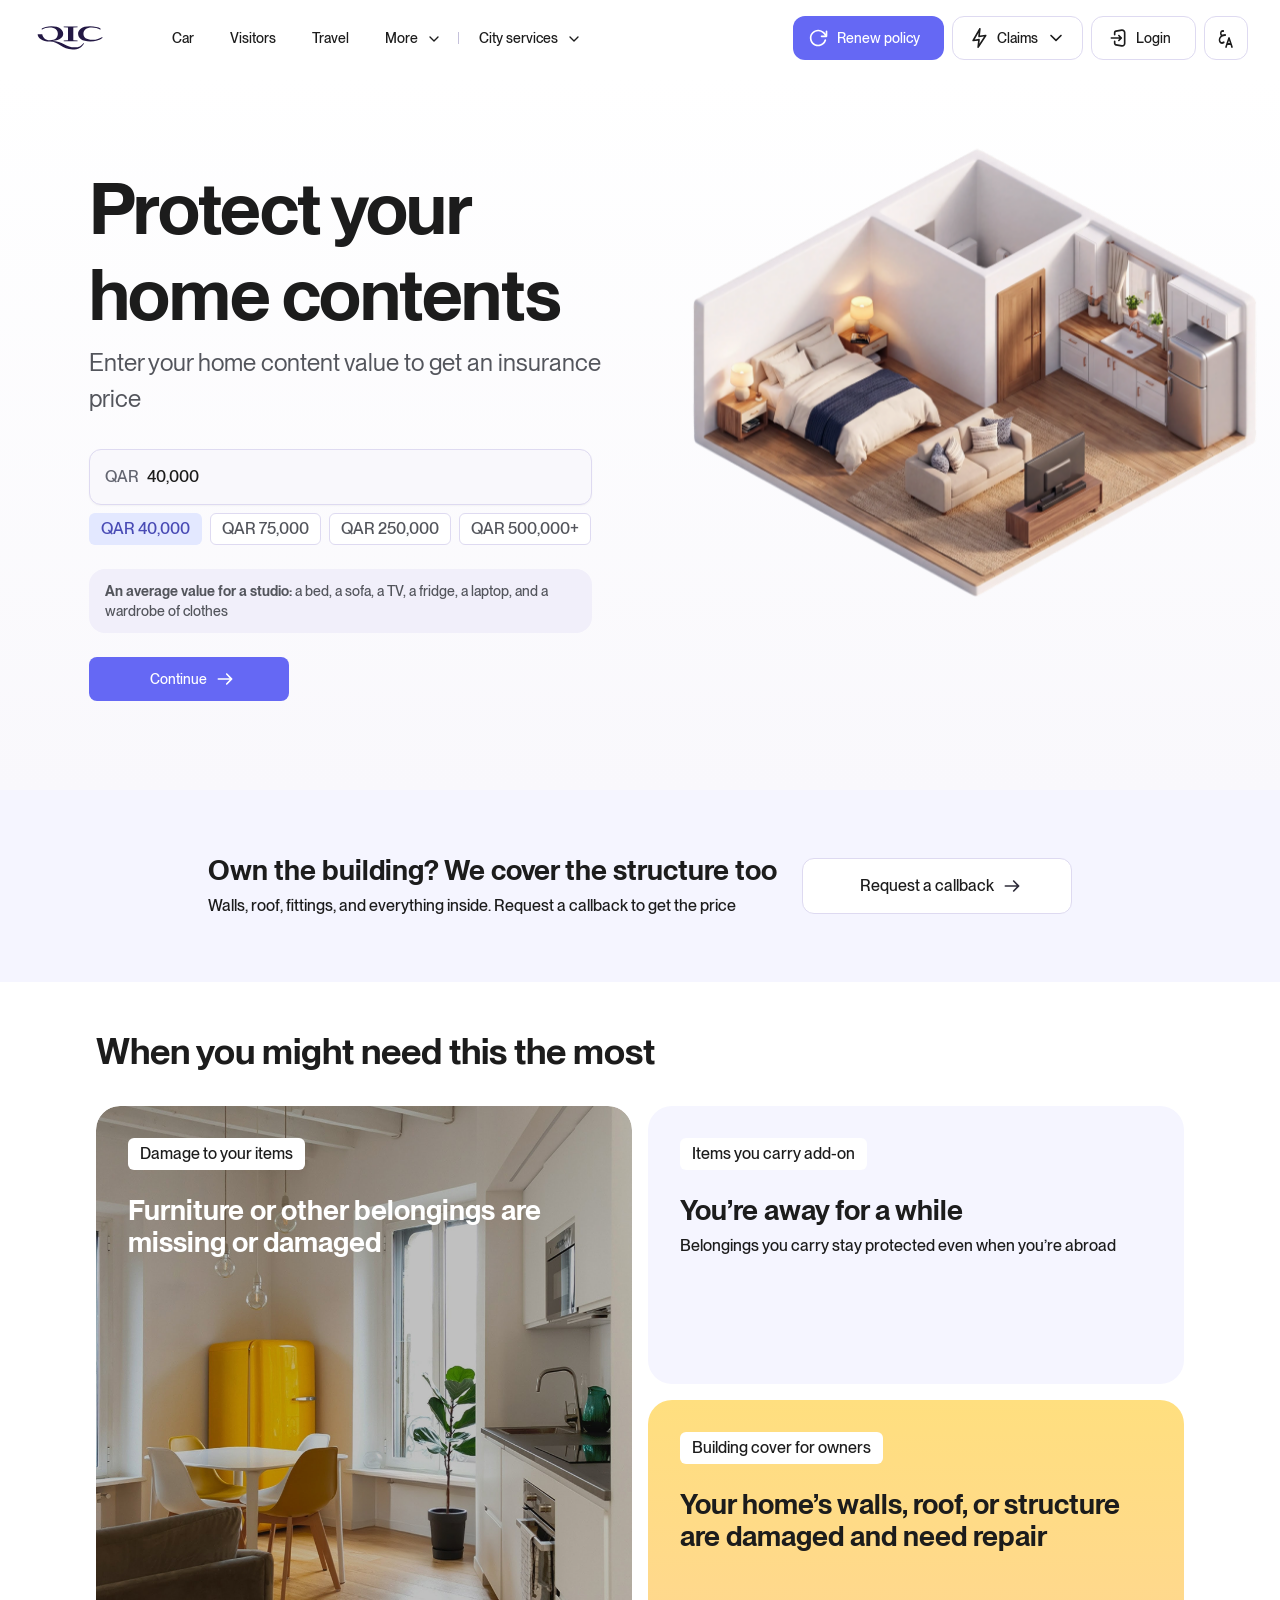
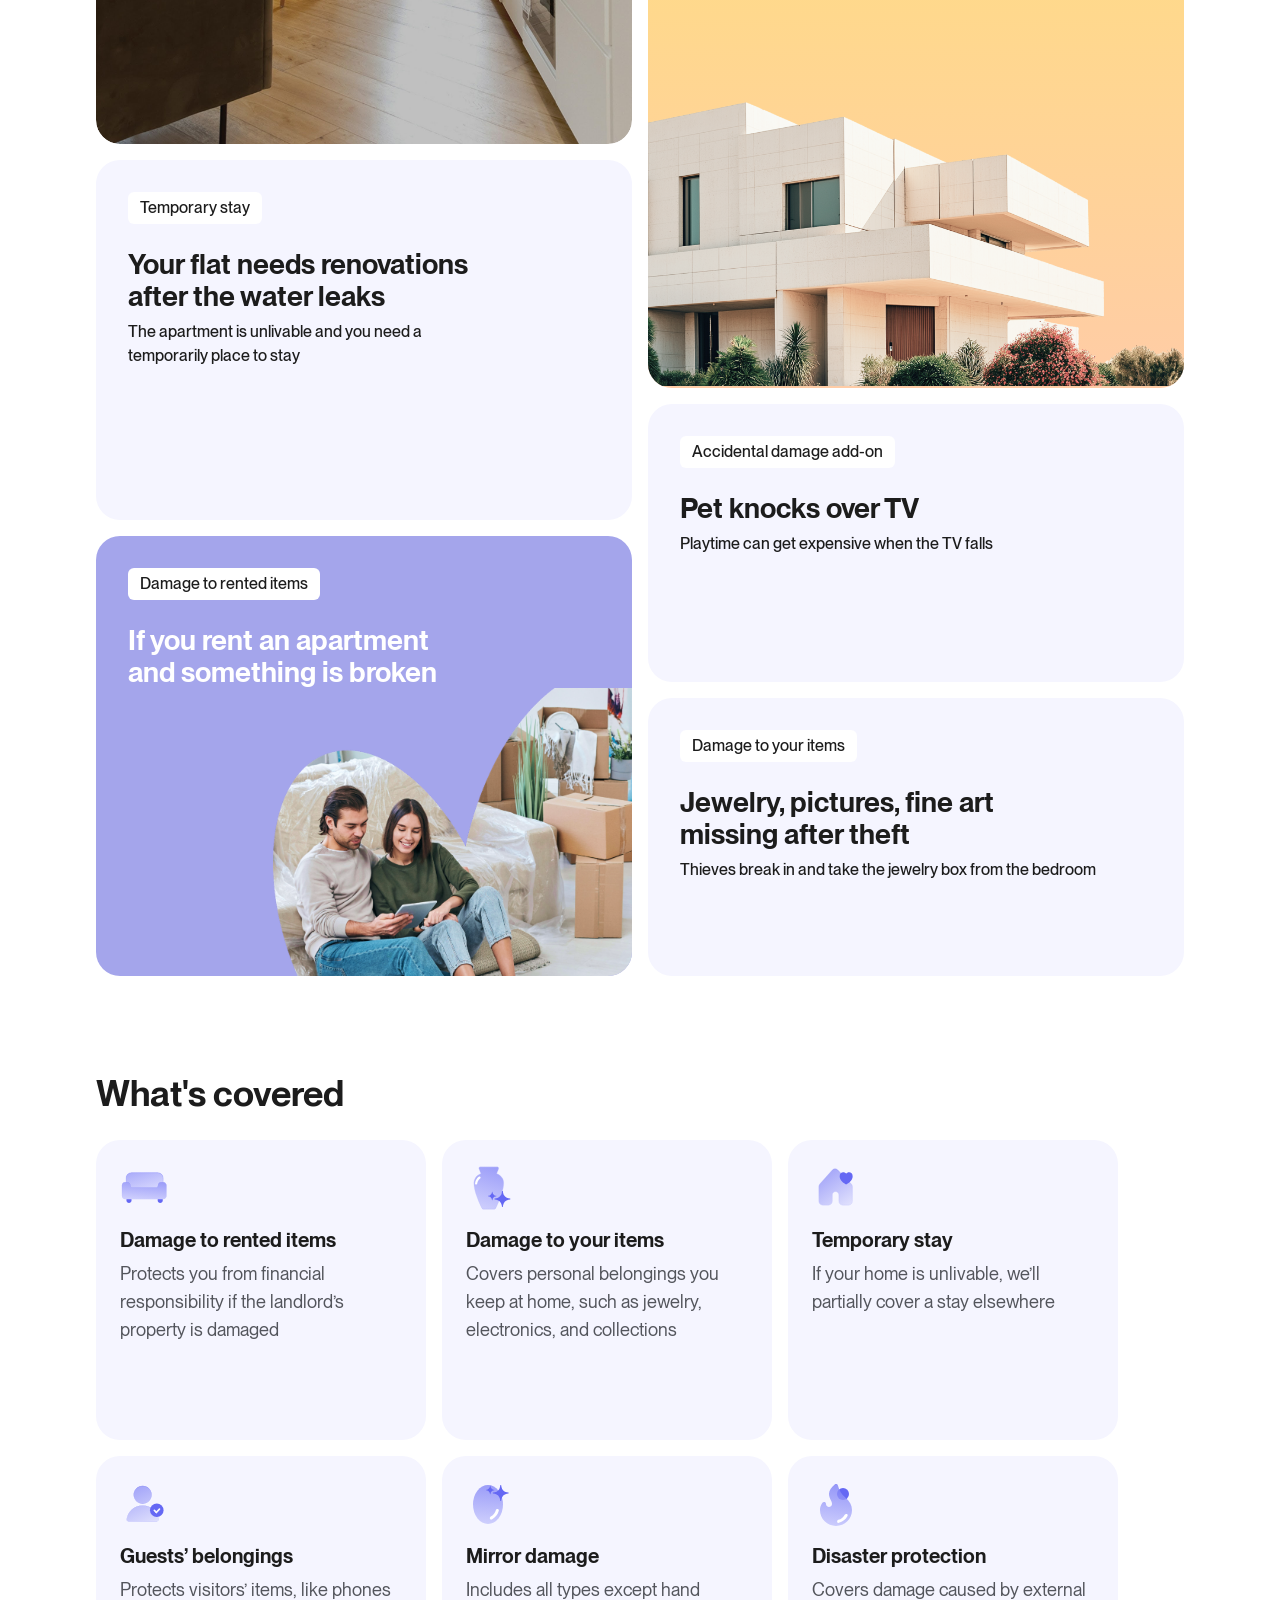
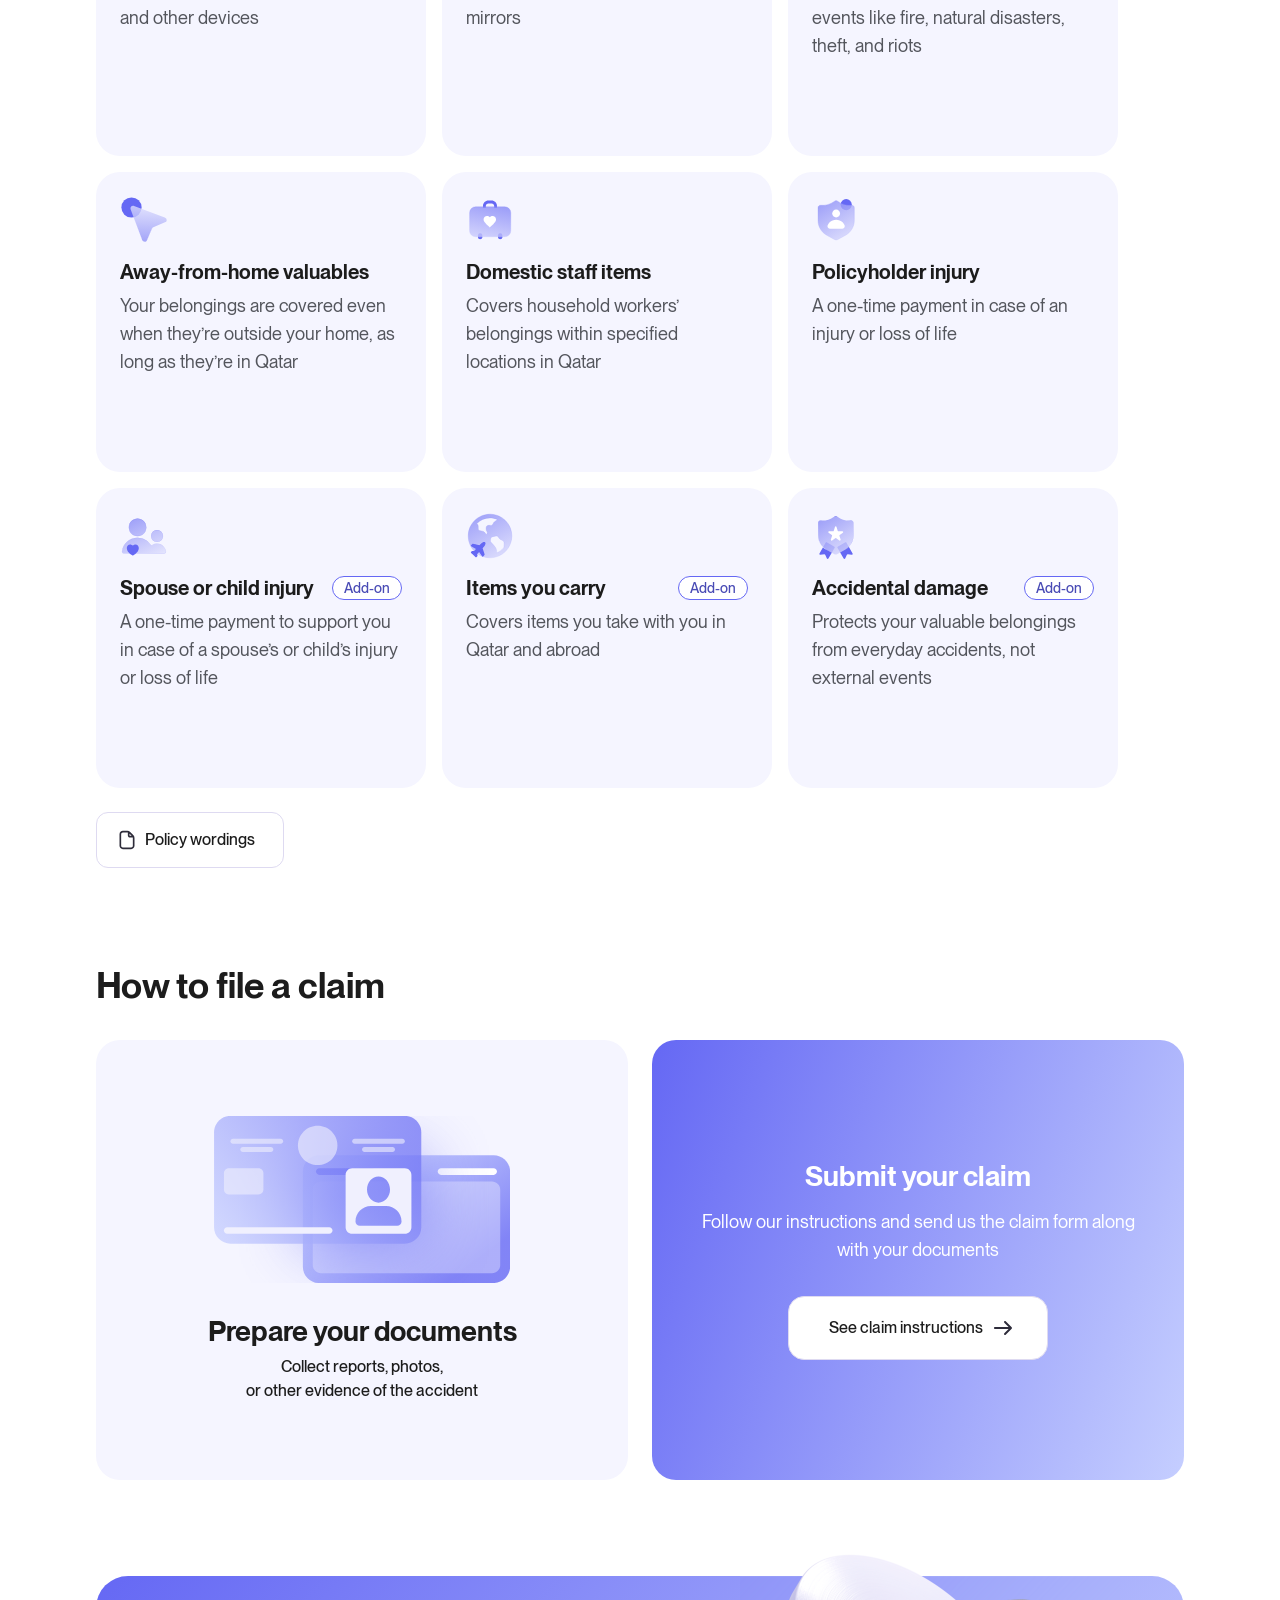
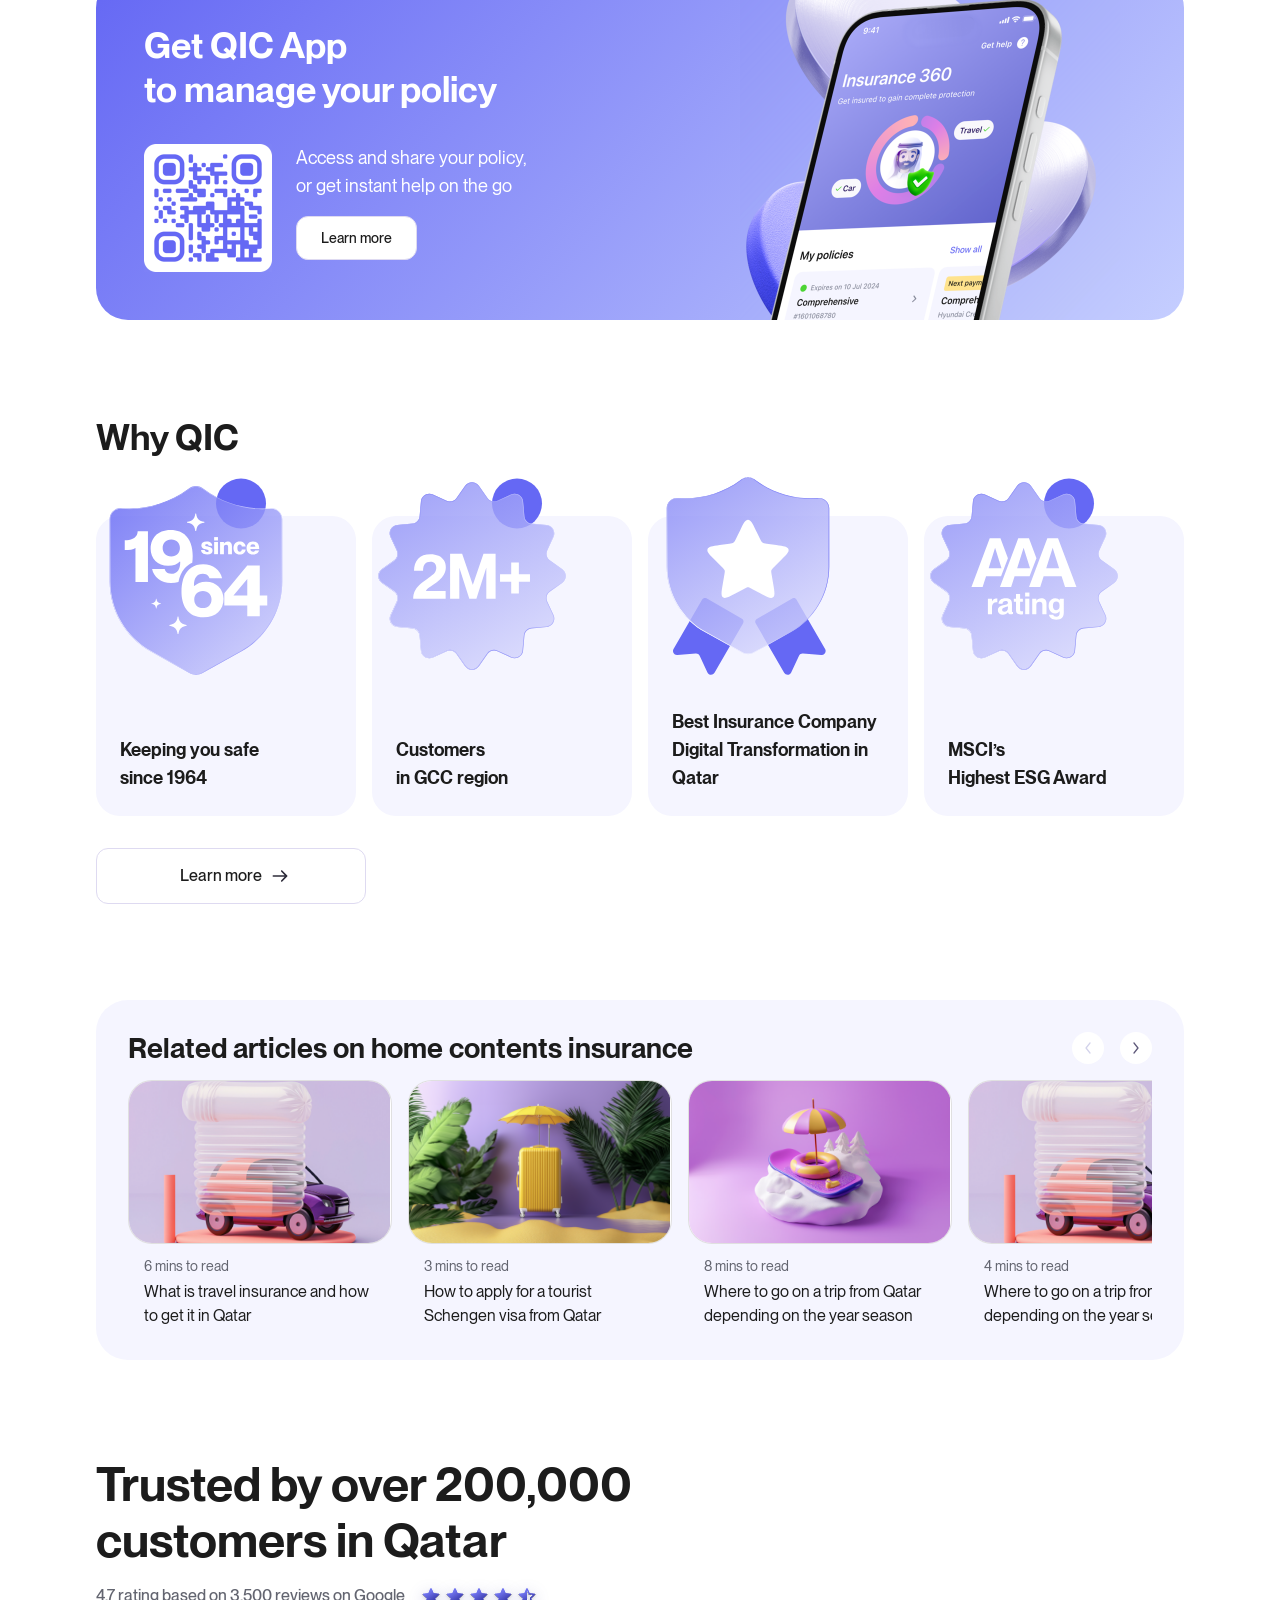
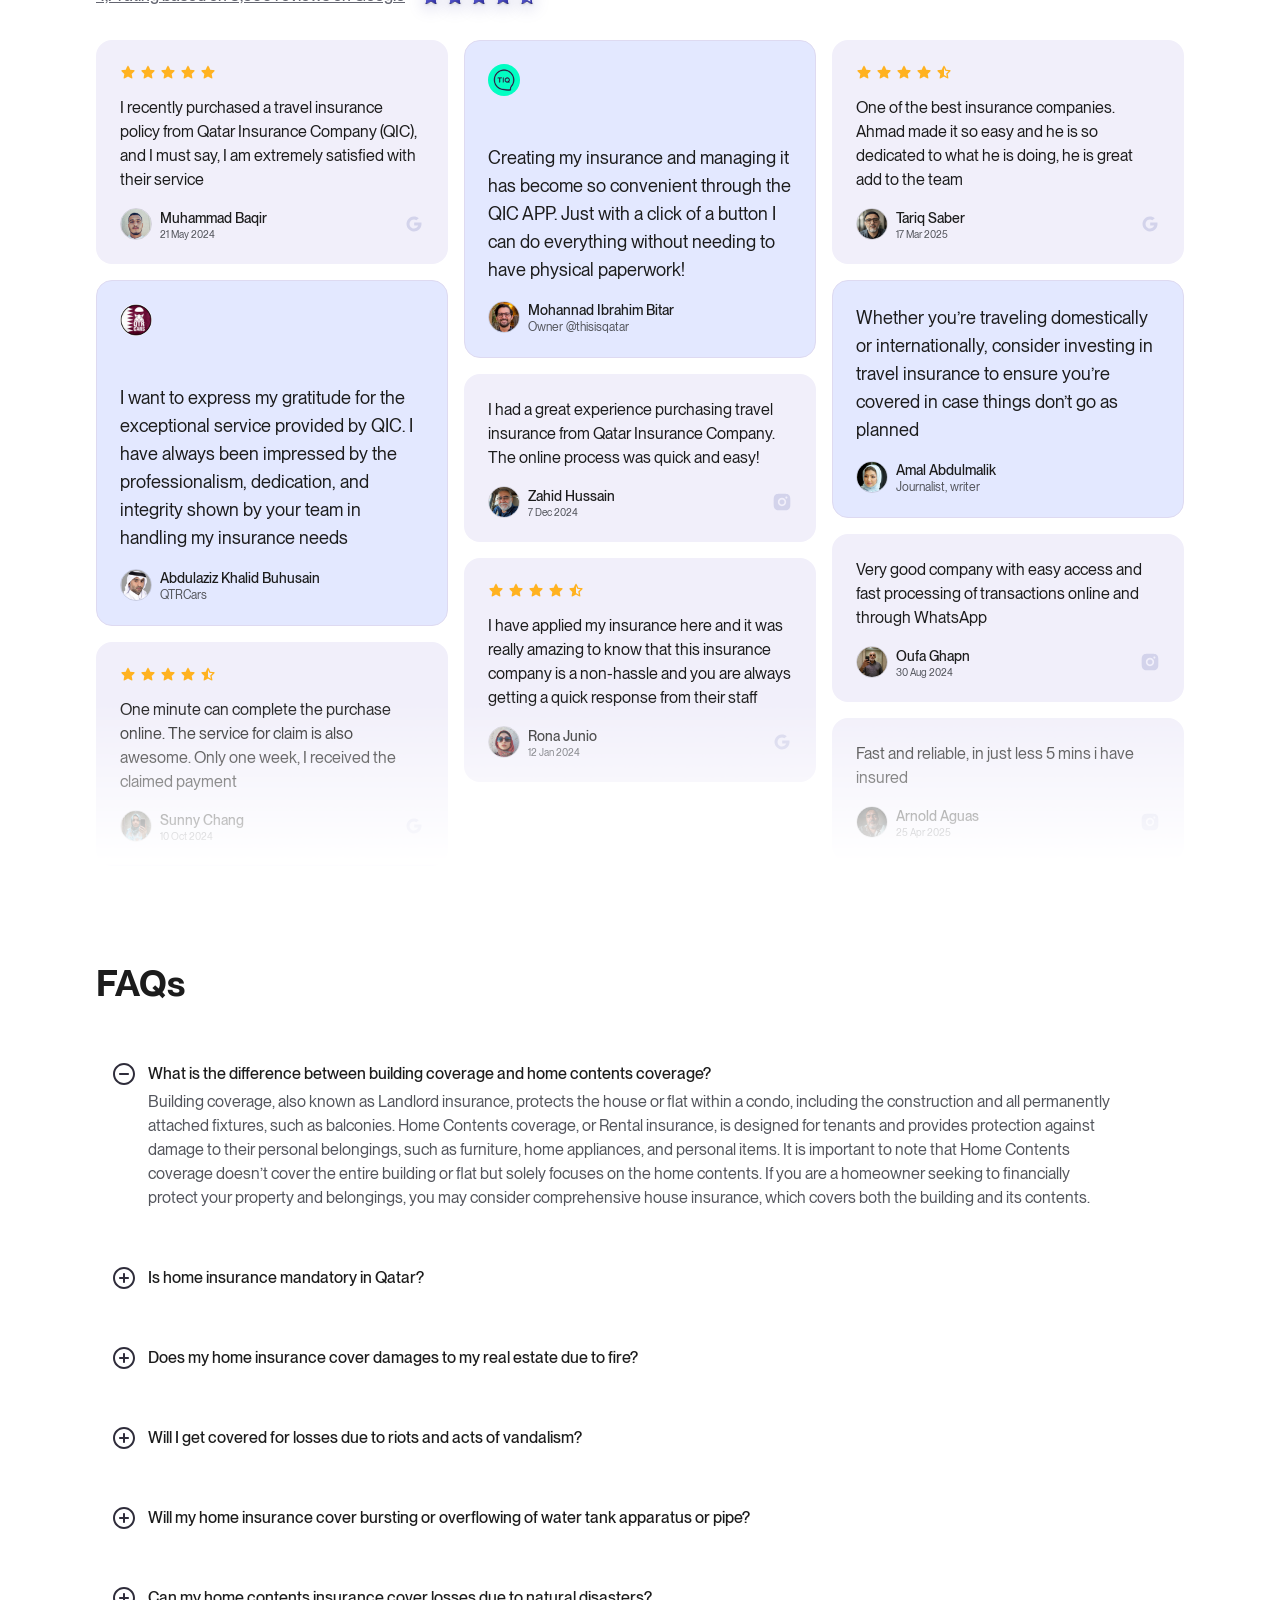
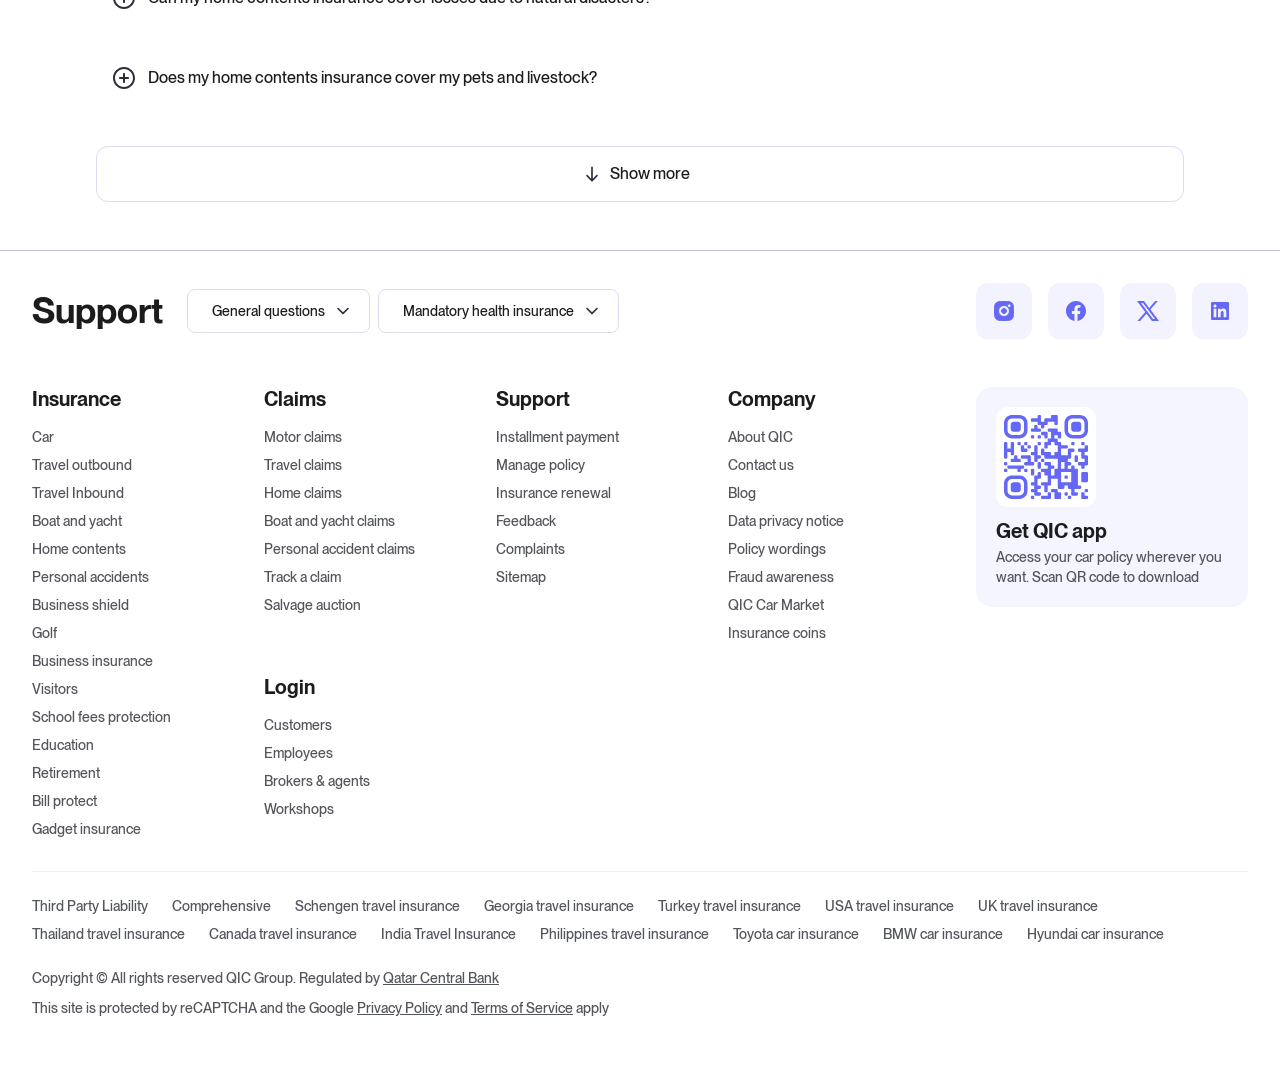
<file: index.html>
<!doctype html>
<html lang="en">
<head>
  <meta charset="utf-8">
  <meta name="viewport" content="width=device-width, initial-scale=1">
  <title>QIC — Home Contents Insurance</title>
  <link rel="stylesheet" href="css/tokens.css">
  <link rel="stylesheet" href="css/base.css">
  <link rel="stylesheet" href="css/components.css">
</head>
<body>

  <!-- ============================= Navbar v.2.0 ============================= -->
  <header class="navbar">
    <div class="navbar__links">
      <button class="navbar__burger" type="button" aria-label="Menu" aria-expanded="false">
        <img src="assets/img/icon-burger.svg" alt="" width="28" height="28">
      </button>

      <a class="navbar__logo" href="#" aria-label="QIC">
        <img src="assets/img/logo.svg" alt="QIC" width="76" height="24">
      </a>

      <nav class="navbar__group" aria-label="Main">
        <a class="navbar__link" href="#"><span class="navbar__link-label">Car</span></a>
        <a class="navbar__link" href="#"><span class="navbar__link-label">Visitors</span></a>
        <a class="navbar__link" href="#"><span class="navbar__link-label">Travel</span></a>
        <button class="navbar__link" type="button" aria-expanded="false">
          <span class="navbar__link-label">More</span>
          <img class="navbar__link-arrow" src="assets/img/icon-navarrow.svg" alt="" width="16" height="16">
        </button>
        <span class="navbar__divider" role="presentation"></span>
        <button class="navbar__link" type="button" aria-expanded="false">
          <span class="navbar__link-label">City services</span>
          <img class="navbar__link-arrow" src="assets/img/icon-navarrow.svg" alt="" width="16" height="16">
        </button>
      </nav>
    </div>

    <div class="navbar__actions">
      <button class="btn btn--s btn--primary navbar__renew" type="button">
        <img class="btn__icon" src="assets/img/icon-refresh.svg" alt="" width="20" height="20">
        <span class="btn__content">Renew policy</span>
      </button>

      <button class="btn btn--s btn--outline btn--desktop-only" type="button" aria-expanded="false">
        <img class="btn__icon" src="assets/img/icon-flash.svg" alt="" width="20" height="20">
        <span class="btn__content">Claims</span>
        <img class="btn__icon" src="assets/img/icon-chevron.svg" alt="" width="20" height="20">
      </button>

      <button class="btn btn--s btn--outline" type="button">
        <img class="btn__icon" src="assets/img/icon-login.svg" alt="" width="20" height="20">
        <span class="btn__content">Login</span>
      </button>

      <button class="btn btn--outline btn--icon-only" type="button" aria-label="Switch language">
        <img class="btn__icon" src="assets/img/icon-language.svg" alt="" width="24" height="24">
      </button>
    </div>
  </header>

  <main>
    <!-- ====================== Hero — variant A ====================== -->
    <!-- ====== Hero — frame 35952:150434 ====== -->
    <section class="hero-c" id="hero" data-hero data-stages="75000,250000,500000">
      <div class="hero-c__inner">

        <div class="hero-c__col">
          <div class="hero-c__headline">
            <h1 class="display-hero">Protect your home contents</h1>
            <p class="paragraph-large hero-c__subtitle">Enter your home content value to get an insurance price</p>
          </div>

          <form class="hero-c__form" action="#" novalidate>
            <div class="hero-c__steps" data-steps>

              <div class="hero-c__step hero-c__step--value is-active" data-step="value">
                <div class="hero-c__picker">
                  <div class="hero-c__field">
                    <span class="hero-c__currency">QAR</span>
                    <input class="hero-c__amount" id="home-value" type="text" inputmode="numeric" value="40,000"
                           data-amount aria-label="Home content value, QAR">
                  </div>
                  <div class="chips" role="group" aria-label="Quick picks">
                    <button class="chip is-active" type="button" data-chip="40000">QAR 40,000</button>
                    <button class="chip" type="button" data-chip="75000">QAR 75,000</button>
                    <button class="chip" type="button" data-chip="250000">QAR 250,000</button>
                    <button class="chip" type="button" data-chip="500000">QAR 500,000+</button>
                  </div>
                </div>

                <div class="hero-c__alert" data-hint>
                  <p class="text-small-medium hero-c__alert-text">
                    <strong data-hint-lead>An average value for a studio:</strong><span data-hint-rest> a bed, a sofa, a TV, a fridge, a laptop, and a wardrobe of clothes</span>
                  </p>
                </div>

                <button class="btn btn--s btn--primary hero-c__continue" type="button" data-step-next>
                  <span class="btn__content">Continue</span>
                  <img class="btn__icon" src="assets/img/icon-arrow-right.svg" alt="" width="20" height="20">
                </button>
              </div>

              <div class="hero-c__step hero-c__step--phone" data-step="phone">
                <div class="hero-c__phone">
                  <div class="phone-field">
                    <button class="phone-field__country" type="button" aria-label="Select country code">
                      <span class="phone-field__flag"><img src="assets/img/flag-qa.svg" alt=""></span>
                      <img class="phone-field__chevron" src="assets/img/icon-chevron-down-24.svg" alt="">
                    </button>
                    <div class="phone-field__body">
                      <span class="phone-field__code">+974</span>
                      <input class="phone-field__input" type="tel" inputmode="numeric" placeholder="0000 0000" maxlength="9" autocomplete="tel-national" aria-label="Phone number">
                    </div>
                  </div>
                  <p class="text-small-regular field-error" data-phone-error hidden>Enter your 8-digit phone number to continue</p>
                </div>

                <div class="hero-c__actions">
                  <button class="btn btn--s btn--outline" type="button" data-step-back>
                    <span class="btn__content">Back</span>
                  </button>
                  <button class="btn btn--s btn--primary" type="submit">
                    <span class="btn__content">Check your price</span>
                    <img class="btn__icon" src="assets/img/icon-arrow-right.svg" alt="" width="20" height="20">
                  </button>
                </div>
              </div>

            </div>
          </form>
        </div>

        <div class="hero-c__img">
          <div class="hero-c__stage">
            <div class="hero-c__shot is-active"><img src="assets/img/home-studio.png" alt="Studio apartment"></div>
            <div class="hero-c__shot"><img src="assets/img/home-1bed.png" alt="One-bedroom apartment"></div>
            <div class="hero-c__shot"><img src="assets/img/home-2-3bed.png" alt="Two to three bedroom apartment"></div>
            <div class="hero-c__shot"><img src="assets/img/home-villa.png" alt="Villa"></div>
          </div>
        </div>

      </div>
    </section>

    <!-- ====== Price for owners — frame 35904:68786 ====== -->
    <section class="owners">
      <div class="owners__text">
        <h2 class="heading-3">Own the building? We cover the structure too</h2>
        <p class="text-medium">Walls, roof, fittings, and everything inside. Request a callback to get the price</p>
      </div>
      <button class="btn btn--m btn--outline owners__cta" type="button" data-modal-open="building">
        <span class="btn__content">Request a callback</span>
        <img class="btn__icon" src="assets/img/icon-arrow-right-24-dark.svg" alt="" width="24" height="24">
      </button>
    </section>

    <section class="tiles">
      <div class="container tiles__inner">
        <h2 class="heading-2 tiles__title">When you might need this the most</h2>

        <div class="tiles__grid">

          <div class="tiles__col">
            <article class="case-card case-card--photo" data-h="638">
              <img class="case-card__photo" src="assets/img/case-kitchen.png" alt="">
              <div class="case-card__content">
                <span class="marketing-badge">Damage to your items</span>
                <div class="case-card__text">
                  <h3 class="heading-3 case-card__title">Furniture or other belongings are missing or damaged</h3>
                </div>
              </div>
            </article>

            <article class="case-card case-card--secondary" data-h="360">
              <div class="case-card__content">
                <span class="marketing-badge">Temporary stay</span>
                <div class="case-card__text">
                  <h3 class="heading-3 case-card__title">Your flat needs renovations<br>after the water leaks</h3>
                  <p class="text-medium case-card__desc">The apartment is unlivable and you need a<br>temporarily place to stay</p>
                </div>
              </div>
            </article>

            <article class="case-card case-card--purple" data-h="440">
              <div class="case-card__content">
                <span class="marketing-badge">Damage to rented items</span>
                <div class="case-card__text">
                  <h3 class="heading-3 case-card__title">If you rent an apartment<br>and something is broken</h3>
                </div>
              </div>
              <div class="case-card__media">
                <img src="assets/img/case-moving.png" alt="">
              </div>
            </article>
          </div>

          <div class="tiles__col">
            <article class="case-card case-card--secondary" data-h="278">
              <div class="case-card__content">
                <span class="marketing-badge">Items you carry add-on</span>
                <div class="case-card__text">
                  <h3 class="heading-3 case-card__title">You&rsquo;re away for a while</h3>
                  <p class="text-medium case-card__desc">Belongings you carry stay protected even when you&rsquo;re abroad</p>
                </div>
              </div>
            </article>

            <article class="case-card case-card--sun" data-h="588">
              <div class="case-card__content">
                <span class="marketing-badge">Building cover for owners</span>
                <div class="case-card__text">
                  <h3 class="heading-3 case-card__title">Your home&rsquo;s walls, roof, or structure are damaged and need repair</h3>
                </div>
              </div>
              <div class="case-card__media">
                <img src="assets/img/case-villa.png" alt="">
              </div>
            </article>

            <article class="case-card case-card--secondary" data-h="278">
              <div class="case-card__content">
                <span class="marketing-badge">Accidental damage add-on</span>
                <div class="case-card__text">
                  <h3 class="heading-3 case-card__title">Pet knocks over TV</h3>
                  <p class="text-medium case-card__desc">Playtime can get expensive when the TV falls</p>
                </div>
              </div>
            </article>

            <article class="case-card case-card--secondary" data-h="278">
              <div class="case-card__content">
                <span class="marketing-badge">Damage to your items</span>
                <div class="case-card__text">
                  <h3 class="heading-3 case-card__title">Jewelry, pictures, fine art<br>missing after theft</h3>
                  <p class="text-medium case-card__desc">Thieves break in and take the jewelry box from the bedroom</p>
                </div>
              </div>
            </article>
          </div>

        </div>
      </div>
    </section>

    <!-- ===================== Tiles v.1.0 — what's covered ===================== -->
    <section class="covers">
      <div class="container covers__inner">
        <h2 class="heading-2 covers__title">What&apos;s covered</h2>

        <div class="covers__grid">

          <article class="cover-card">
            <img class="cover-card__icon" src="assets/img/cover-contents.svg" alt="" width="48" height="48">
            <div class="cover-card__content">
              <div class="cover-card__head">
                <img class="cover-card__chevron" src="assets/img/icon-chevron-down-24.svg" alt="" width="24" height="24">
                <h3 class="heading-5 cover-card__title">Damage to rented items</h3>
              </div>
              <p class="paragraph-default cover-card__desc">Protects you from financial responsibility if the landlord&rsquo;s property is damaged</p>
            </div>
            <span class="cover-card__glow"><img src="assets/img/cover-gradient.svg" alt=""></span>
          </article>

          <article class="cover-card">
            <img class="cover-card__icon" src="assets/img/cover-vase.svg" alt="" width="48" height="48">
            <div class="cover-card__content">
              <div class="cover-card__head">
                <img class="cover-card__chevron" src="assets/img/icon-chevron-down-24.svg" alt="" width="24" height="24">
                <h3 class="heading-5 cover-card__title">Damage to your items</h3>
              </div>
              <p class="paragraph-default cover-card__desc">Covers personal belongings you keep at home, such as jewelry, electronics, and collections</p>
            </div>
            <span class="cover-card__glow"><img src="assets/img/cover-gradient.svg" alt=""></span>
          </article>

          <article class="cover-card">
            <img class="cover-card__icon" src="assets/img/cover-stay.svg" alt="" width="48" height="48">
            <div class="cover-card__content">
              <div class="cover-card__head">
                <img class="cover-card__chevron" src="assets/img/icon-chevron-down-24.svg" alt="" width="24" height="24">
                <h3 class="heading-5 cover-card__title">Temporary stay</h3>
              </div>
              <p class="paragraph-default cover-card__desc">If your home is unlivable, we&rsquo;ll partially cover a stay elsewhere</p>
            </div>
            <span class="cover-card__glow"><img src="assets/img/cover-gradient.svg" alt=""></span>
          </article>

          <article class="cover-card">
            <img class="cover-card__icon" src="assets/img/cover-guests.svg" alt="" width="48" height="48">
            <div class="cover-card__content">
              <div class="cover-card__head">
                <img class="cover-card__chevron" src="assets/img/icon-chevron-down-24.svg" alt="" width="24" height="24">
                <h3 class="heading-5 cover-card__title">Guests&rsquo; belongings</h3>
              </div>
              <p class="paragraph-default cover-card__desc">Protects visitors&rsquo; items, like phones and other devices</p>
            </div>
            <span class="cover-card__glow"><img src="assets/img/cover-gradient.svg" alt=""></span>
          </article>

          <article class="cover-card">
            <img class="cover-card__icon" src="assets/img/cover-mirror.svg" alt="" width="48" height="48">
            <div class="cover-card__content">
              <div class="cover-card__head">
                <img class="cover-card__chevron" src="assets/img/icon-chevron-down-24.svg" alt="" width="24" height="24">
                <h3 class="heading-5 cover-card__title">Mirror damage</h3>
              </div>
              <p class="paragraph-default cover-card__desc">Includes all types except hand mirrors</p>
            </div>
            <span class="cover-card__glow"><img src="assets/img/cover-gradient.svg" alt=""></span>
          </article>

          <article class="cover-card">
            <img class="cover-card__icon" src="assets/img/cover-disaster.svg" alt="" width="48" height="48">
            <div class="cover-card__content">
              <div class="cover-card__head">
                <img class="cover-card__chevron" src="assets/img/icon-chevron-down-24.svg" alt="" width="24" height="24">
                <h3 class="heading-5 cover-card__title">Disaster protection</h3>
              </div>
              <p class="paragraph-default cover-card__desc">Covers damage caused by external events like fire, natural disasters, theft, and riots</p>
            </div>
            <span class="cover-card__glow"><img src="assets/img/cover-gradient.svg" alt=""></span>
          </article>

          <article class="cover-card">
            <img class="cover-card__icon" src="assets/img/cover-away.svg" alt="" width="48" height="48">
            <div class="cover-card__content">
              <div class="cover-card__head">
                <img class="cover-card__chevron" src="assets/img/icon-chevron-down-24.svg" alt="" width="24" height="24">
                <h3 class="heading-5 cover-card__title">Away-from-home valuables</h3>
              </div>
              <p class="paragraph-default cover-card__desc">Your belongings are covered even when they&rsquo;re outside your home, as long as they&rsquo;re in Qatar</p>
            </div>
            <span class="cover-card__glow"><img src="assets/img/cover-gradient.svg" alt=""></span>
          </article>

          <article class="cover-card">
            <img class="cover-card__icon" src="assets/img/cover-domestic.svg" alt="" width="48" height="48">
            <div class="cover-card__content">
              <div class="cover-card__head">
                <img class="cover-card__chevron" src="assets/img/icon-chevron-down-24.svg" alt="" width="24" height="24">
                <h3 class="heading-5 cover-card__title">Domestic staff items</h3>
              </div>
              <p class="paragraph-default cover-card__desc">Covers household workers&rsquo; belongings within specified locations in Qatar</p>
            </div>
            <span class="cover-card__glow"><img src="assets/img/cover-gradient.svg" alt=""></span>
          </article>

          <article class="cover-card">
            <img class="cover-card__icon" src="assets/img/cover-injury.svg" alt="" width="48" height="48">
            <div class="cover-card__content">
              <div class="cover-card__head">
                <img class="cover-card__chevron" src="assets/img/icon-chevron-down-24.svg" alt="" width="24" height="24">
                <h3 class="heading-5 cover-card__title">Policyholder injury</h3>
              </div>
              <p class="paragraph-default cover-card__desc">A one-time payment in case of an injury or loss of life</p>
            </div>
            <span class="cover-card__glow"><img src="assets/img/cover-gradient.svg" alt=""></span>
          </article>

          <article class="cover-card">
            <img class="cover-card__icon" src="assets/img/cover-children.svg" alt="" width="48" height="48">
            <div class="cover-card__content">
              <div class="cover-card__head">
                <img class="cover-card__chevron" src="assets/img/icon-chevron-down-24.svg" alt="" width="24" height="24">
                <h3 class="heading-5 cover-card__title">Spouse or child injury</h3>
                <span class="badge badge--brand">Add-on</span>
              </div>
              <p class="paragraph-default cover-card__desc">A one-time payment to support you in case of a spouse&rsquo;s or child&rsquo;s injury or loss of life</p>
            </div>
            <span class="cover-card__glow"><img src="assets/img/cover-gradient.svg" alt=""></span>
          </article>

          <article class="cover-card">
            <img class="cover-card__icon" src="assets/img/cover-worldwide.svg" alt="" width="48" height="48">
            <div class="cover-card__content">
              <div class="cover-card__head">
                <img class="cover-card__chevron" src="assets/img/icon-chevron-down-24.svg" alt="" width="24" height="24">
                <h3 class="heading-5 cover-card__title">Items you carry</h3>
                <span class="badge badge--brand">Add-on</span>
              </div>
              <p class="paragraph-default cover-card__desc">Covers items you take with you in Qatar and abroad</p>
            </div>
            <span class="cover-card__glow"><img src="assets/img/cover-gradient.svg" alt=""></span>
          </article>

          <article class="cover-card">
            <img class="cover-card__icon" src="assets/img/cover-accidental.svg" alt="" width="48" height="48">
            <div class="cover-card__content">
              <div class="cover-card__head">
                <img class="cover-card__chevron" src="assets/img/icon-chevron-down-24.svg" alt="" width="24" height="24">
                <h3 class="heading-5 cover-card__title">Accidental damage</h3>
                <span class="badge badge--brand">Add-on</span>
              </div>
              <p class="paragraph-default cover-card__desc">Protects your valuable belongings from everyday accidents, not external events</p>
            </div>
            <span class="cover-card__glow"><img src="assets/img/cover-gradient.svg" alt=""></span>
          </article>

        </div>

        <button class="btn btn--m btn--outline" type="button">
          <img class="btn__icon" src="assets/img/icon-file.svg" alt="" width="24" height="24">
          <span class="btn__content">Policy wordings</span>
        </button>
      </div>
    </section>

    <!-- ===================== New Claim — how to file ===================== -->
    <section class="claim">
      <div class="container claim__inner">
        <h2 class="heading-2 claim__title">How to file a claim</h2>

        <div class="claim__row">

          <div class="claim-card claim-card--surface">
            <div class="claim-card__art">
              <img src="assets/img/illustration-documents.svg" alt="" width="296" height="167">
            </div>
            <div class="claim-card__text">
              <h3 class="heading-3 claim-card__title">Prepare your documents</h3>
              <p class="text-medium claim-card__desc">Collect reports, photos,<br>or other evidence of the accident</p>
            </div>
          </div>

          <div class="claim-card claim-card--brand">
            <div class="claim-card__body">
              <div class="claim-card__heading">
                <h3 class="heading-3">Submit your claim</h3>
                <p class="paragraph-default">Follow our instructions and send us the claim form along with your documents</p>
              </div>
              <button class="btn btn--l btn--outline" type="button">
                <span class="btn__content">See claim instructions</span>
                <img class="btn__icon" src="assets/img/icon-arrow-right-24-dark.svg" alt="" width="24" height="24">
              </button>
            </div>
          </div>

        </div>
      </div>
    </section>

    <!-- ===================== Banners v.1.0 ===================== -->
    <section class="promo">
      <div class="container">
        <div class="promo__card">
          <div class="promo__text">
            <h2 class="heading-2 promo__title">Get QIC App<br>to manage your policy</h2>
            <div class="promo__qr">
              <img src="assets/img/banner-qr.png" alt="QR code to download the QIC app" width="128" height="128">
              <div class="promo__qr-body">
                <p class="paragraph-default">Access and share your policy,<br>or get instant help on the go</p>
                <button class="btn btn--s btn--outline" type="button">
                  <span class="btn__content">Learn more</span>
                </button>
              </div>
            </div>
          </div>
          <img class="promo__media" src="assets/img/banner-media.png" alt="" width="380" height="380">
        </div>
      </div>
    </section>

    <!-- ===================== Social proof — Why QIC ===================== -->
    <section class="why">
      <div class="container why__inner">
        <h2 class="heading-2 why__title">Why QIC</h2>

        <div class="why__row">
          <div class="why-tile">
            <img class="why-tile__badge" src="assets/img/why-1964.svg" alt="" width="200" height="200">
            <p class="paragraph-default-bold why-tile__text">Keeping you safe<br>since 1964</p>
          </div>
          <div class="why-tile">
            <img class="why-tile__badge" src="assets/img/why-2m.svg" alt="" width="200" height="200">
            <p class="paragraph-default-bold why-tile__text">Customers<br>in GCC region</p>
          </div>
          <div class="why-tile">
            <img class="why-tile__badge" src="assets/img/why-shield.svg" alt="" width="200" height="200">
            <p class="paragraph-default-bold why-tile__text">Best Insurance Company Digital Transformation in Qatar</p>
          </div>
          <div class="why-tile">
            <img class="why-tile__badge" src="assets/img/why-aaa.svg" alt="" width="200" height="200">
            <p class="paragraph-default-bold why-tile__text">MSCI&rsquo;s<br>Highest ESG Award</p>
          </div>
        </div>

        <button class="btn btn--m btn--outline btn--w270" type="button">
          <span class="btn__content">Learn more</span>
          <img class="btn__icon" src="assets/img/icon-arrow-right-24-btn.svg" alt="" width="24" height="24">
        </button>
      </div>
    </section>

    <!-- ===================== Sliders — related articles ===================== -->
    <section class="slider">
      <div class="slider__body">
        <div class="slider__head">
          <h2 class="heading-3 slider__title">Related articles on home contents insurance</h2>
          <div class="slider__controls">
            <button class="slider__btn" type="button" data-slide="prev" aria-label="Previous articles">
              <img src="assets/img/icon-chevron-left.svg" alt="" width="20" height="20">
            </button>
            <button class="slider__btn" type="button" data-slide="next" aria-label="Next articles">
              <img src="assets/img/icon-chevron-right.svg" alt="" width="20" height="20">
            </button>
          </div>
        </div>

        <div class="slider__track">
          <a class="article" href="#">
            <span class="article__image"><img src="assets/img/article-1.png" alt=""></span>
            <span class="article__meta">
              <span class="text-small-regular article__time">6 mins to read</span>
              <span class="text-regular article__title">What is travel insurance and how to get it in Qatar</span>
            </span>
          </a>
          <a class="article" href="#">
            <span class="article__image"><img src="assets/img/article-2.png" alt=""></span>
            <span class="article__meta">
              <span class="text-small-regular article__time">3 mins to read</span>
              <span class="text-regular article__title">How to apply for a tourist Schengen visa from Qatar</span>
            </span>
          </a>
          <a class="article" href="#">
            <span class="article__image"><img src="assets/img/article-3.png" alt=""></span>
            <span class="article__meta">
              <span class="text-small-regular article__time">8 mins to read</span>
              <span class="text-regular article__title">Where to go on a trip from Qatar depending on the year season</span>
            </span>
          </a>
          <a class="article" href="#">
            <span class="article__image"><img src="assets/img/article-1.png" alt=""></span>
            <span class="article__meta">
              <span class="text-small-regular article__time">4 mins to read</span>
              <span class="text-regular article__title">Where to go on a trip from Qatar depending on the year season</span>
            </span>
          </a>
        </div>
      </div>
    </section>

    <!-- ===================== Social proof — reviews wall ===================== -->
    <section class="proof">
      <div class="container proof__body">
        <div class="proof__head">
          <h2 class="proof__title">Trusted by over 200,000<br>customers in Qatar</h2>
          <div class="proof__rating">
            <a class="text-medium proof__rating-text" href="#">4,7 rating based on 3,500 reviews on Google</a>
            <div class="proof__stars" role="img" aria-label="Rated 4.7 out of 5">
              <span class="proof__star"><img src="assets/img/star-lg.svg" alt=""></span>
              <span class="proof__star"><img src="assets/img/star-lg.svg" alt=""></span>
              <span class="proof__star"><img src="assets/img/star-lg.svg" alt=""></span>
              <span class="proof__star"><img src="assets/img/star-lg.svg" alt=""></span>
              <span class="proof__star"><img src="assets/img/star-lg-half.svg" alt=""></span>
            </div>
          </div>
        </div>

        <div class="proof__grid">
          <div class="proof__col">
            <figure class="review-card">
              <div class="review-card__stars" role="img" aria-label="Rated 5 out of 5">
                <img src="assets/img/star-1.svg" alt=""><img src="assets/img/star-2.svg" alt=""><img src="assets/img/star-3.svg" alt=""><img src="assets/img/star-4.svg" alt=""><img src="assets/img/star-1.svg" alt="">
              </div>
              <blockquote class="text-regular review-card__text">I recently purchased a travel insurance policy from Qatar Insurance Company (QIC), and I must say, I am extremely satisfied with their service</blockquote>
              <figcaption class="review-card__author">
                <span class="review-card__avatar"><img src="assets/img/av-baqir.png" alt=""></span>
                <span class="review-card__meta">
                  <span class="review-card__name">Muhammad Baqir</span>
                  <span class="footnote-regular review-card__date">21 May 2024</span>
                </span>
                <img class="review-card__source" src="assets/img/icon-google.svg" alt="Google review">
              </figcaption>
            </figure>

            <figure class="review-card review-card--brand">
              <div class="review-card__logo"><img src="assets/img/logo-qtrcars.png" alt="QTRCars"></div>
              <div class="review-card__group">
                <blockquote class="paragraph-default review-card__quote">I want to express my gratitude for the exceptional service provided by QIC. I have always been impressed by the professionalism, dedication, and integrity shown by your team in handling my insurance needs</blockquote>
                <figcaption class="review-card__author">
                  <span class="review-card__avatar"><img src="assets/img/av-abdulaziz.png" alt=""></span>
                  <span class="review-card__meta">
                    <span class="review-card__name">Abdulaziz Khalid Buhusain</span>
                    <span class="caption-regular review-card__role">QTRCars</span>
                  </span>
                </figcaption>
              </div>
            </figure>

            <figure class="review-card">
              <div class="review-card__stars" role="img" aria-label="Rated 4.5 out of 5">
                <img src="assets/img/star-1.svg" alt=""><img src="assets/img/star-2.svg" alt=""><img src="assets/img/star-3.svg" alt=""><img src="assets/img/star-4.svg" alt=""><img src="assets/img/star-5.svg" alt="">
              </div>
              <blockquote class="text-regular review-card__text">One minute can complete the purchase online. The service for claim is also awesome. Only one week, I received the claimed payment</blockquote>
              <figcaption class="review-card__author">
                <span class="review-card__avatar"><img src="assets/img/av-sunny.png" alt=""></span>
                <span class="review-card__meta">
                  <span class="review-card__name">Sunny Chang</span>
                  <span class="footnote-regular review-card__date">10 Oct 2024</span>
                </span>
                <img class="review-card__source" src="assets/img/icon-google.svg" alt="Google review">
              </figcaption>
            </figure>
          </div>

          <div class="proof__col">
            <figure class="review-card review-card--brand">
              <div class="review-card__logo"><img src="assets/img/logo-tiq.png" alt="This is Qatar"></div>
              <div class="review-card__group">
                <blockquote class="paragraph-default review-card__quote">Creating my insurance and managing it has become so convenient through the QIC APP. Just with a click of a button I can do everything without needing to have physical paperwork!</blockquote>
                <figcaption class="review-card__author">
                  <span class="review-card__avatar"><img src="assets/img/av-mohannad.png" alt=""></span>
                  <span class="review-card__meta">
                    <span class="review-card__name">Mohannad Ibrahim Bitar</span>
                    <span class="caption-regular review-card__role">Owner @thisisqatar</span>
                  </span>
                </figcaption>
              </div>
            </figure>

            <figure class="review-card">
              <blockquote class="text-regular review-card__text">I had a great experience purchasing travel insurance from Qatar Insurance Company. The online process was quick and easy!</blockquote>
              <figcaption class="review-card__author">
                <span class="review-card__avatar"><img src="assets/img/av-zahid.png" alt=""></span>
                <span class="review-card__meta">
                  <span class="review-card__name">Zahid Hussain</span>
                  <span class="footnote-regular review-card__date">7 Dec 2024</span>
                </span>
                <img class="review-card__source" src="assets/img/icon-instagram.svg" alt="Instagram review">
              </figcaption>
            </figure>

            <figure class="review-card">
              <div class="review-card__stars" role="img" aria-label="Rated 4.5 out of 5">
                <img src="assets/img/star-1.svg" alt=""><img src="assets/img/star-2.svg" alt=""><img src="assets/img/star-3.svg" alt=""><img src="assets/img/star-4.svg" alt=""><img src="assets/img/star-5.svg" alt="">
              </div>
              <blockquote class="text-regular review-card__text">I have applied my insurance here and it was really amazing to know that this insurance company is a non-hassle and you are always getting a quick response from their staff</blockquote>
              <figcaption class="review-card__author">
                <span class="review-card__avatar"><img src="assets/img/av-rona.png" alt=""></span>
                <span class="review-card__meta">
                  <span class="review-card__name">Rona Junio</span>
                  <span class="footnote-regular review-card__date">12 Jan 2024</span>
                </span>
                <img class="review-card__source" src="assets/img/icon-google.svg" alt="Google review">
              </figcaption>
            </figure>
          </div>

          <div class="proof__col">
            <figure class="review-card">
              <div class="review-card__stars" role="img" aria-label="Rated 4.5 out of 5">
                <img src="assets/img/star-1.svg" alt=""><img src="assets/img/star-2.svg" alt=""><img src="assets/img/star-3.svg" alt=""><img src="assets/img/star-4.svg" alt=""><img src="assets/img/star-5.svg" alt="">
              </div>
              <blockquote class="text-regular review-card__text">One of the best insurance companies. Ahmad made it so easy and he is so dedicated to what he is doing, he is great add to the team</blockquote>
              <figcaption class="review-card__author">
                <span class="review-card__avatar"><img src="assets/img/av-tariq.png" alt=""></span>
                <span class="review-card__meta">
                  <span class="review-card__name">Tariq Saber</span>
                  <span class="footnote-regular review-card__date">17 Mar 2025</span>
                </span>
                <img class="review-card__source" src="assets/img/icon-google.svg" alt="Google review">
              </figcaption>
            </figure>

            <figure class="review-card review-card--brand">
              <div class="review-card__group">
                <blockquote class="paragraph-default review-card__quote">Whether you&rsquo;re traveling domestically or internationally, consider investing in travel insurance to ensure you&rsquo;re covered in case things don&rsquo;t go as planned</blockquote>
                <figcaption class="review-card__author">
                  <span class="review-card__avatar"><img src="assets/img/av-amal.png" alt=""></span>
                  <span class="review-card__meta">
                    <span class="review-card__name">Amal Abdulmalik</span>
                    <span class="caption-regular review-card__role">Journalist, writer</span>
                  </span>
                </figcaption>
              </div>
            </figure>

            <figure class="review-card">
              <blockquote class="text-regular review-card__text">Very good company with easy access and fast processing of transactions online and through WhatsApp</blockquote>
              <figcaption class="review-card__author">
                <span class="review-card__avatar"><img src="assets/img/av-oufa.png" alt=""></span>
                <span class="review-card__meta">
                  <span class="review-card__name">Oufa Ghapn</span>
                  <span class="footnote-regular review-card__date">30 Aug 2024</span>
                </span>
                <img class="review-card__source" src="assets/img/icon-instagram.svg" alt="Instagram review">
              </figcaption>
            </figure>

            <figure class="review-card">
              <blockquote class="text-regular review-card__text">Fast and reliable, in just less 5 mins i have insured</blockquote>
              <figcaption class="review-card__author">
                <span class="review-card__avatar"><img src="assets/img/av-arnold.png" alt=""></span>
                <span class="review-card__meta">
                  <span class="review-card__name">Arnold Aguas</span>
                  <span class="footnote-regular review-card__date">25 Apr 2025</span>
                </span>
                <img class="review-card__source" src="assets/img/icon-instagram.svg" alt="Instagram review">
              </figcaption>
            </figure>
          </div>
        </div>

        <img class="proof__fade" src="assets/img/proof-fade.png" alt="">
      </div>
    </section>

    <!-- ===================== FAQ v.1.0 ===================== -->
    <section class="faq">
      <div class="container faq__inner">
        <h2 class="heading-2 faq__title">FAQs</h2>

        <div class="faq__list">
          <div class="faq-item is-open">
            <button class="faq-item__head" type="button" aria-expanded="true">
              <img class="faq-item__icon" src="assets/img/icon-minus-circle.svg" alt="" width="24" height="24">
              <span class="faq-item__body">
                <span class="text-medium faq-item__question">What is the difference between building coverage and home contents coverage?</span>
                <span class="text-regular faq-item__answer">Building coverage, also known as Landlord insurance, protects the house or flat within a condo, including the construction and all permanently attached fixtures, such as balconies. Home Contents coverage, or Rental insurance, is designed for tenants and provides protection against damage to their personal belongings, such as furniture, home appliances, and personal items. It is important to note that Home Contents coverage doesn&rsquo;t cover the entire building or flat but solely focuses on the home contents. If you are a homeowner seeking to financially protect your property and belongings, you may consider comprehensive house insurance, which covers both the building and its contents.</span>
              </span>
            </button>
          </div>

          <div class="faq-item">
            <button class="faq-item__head" type="button" aria-expanded="false">
              <img class="faq-item__icon" src="assets/img/icon-plus-circle.svg" alt="" width="24" height="24">
              <span class="faq-item__body">
                <span class="text-medium faq-item__question">Is home insurance mandatory in Qatar?</span>
              </span>
            </button>
          </div>

          <div class="faq-item">
            <button class="faq-item__head" type="button" aria-expanded="false">
              <img class="faq-item__icon" src="assets/img/icon-plus-circle.svg" alt="" width="24" height="24">
              <span class="faq-item__body">
                <span class="text-medium faq-item__question">Does my home insurance cover damages to my real estate due to fire?</span>
              </span>
            </button>
          </div>

          <div class="faq-item">
            <button class="faq-item__head" type="button" aria-expanded="false">
              <img class="faq-item__icon" src="assets/img/icon-plus-circle.svg" alt="" width="24" height="24">
              <span class="faq-item__body">
                <span class="text-medium faq-item__question">Will I get covered for losses due to riots and acts of vandalism?</span>
              </span>
            </button>
          </div>

          <div class="faq-item">
            <button class="faq-item__head" type="button" aria-expanded="false">
              <img class="faq-item__icon" src="assets/img/icon-plus-circle.svg" alt="" width="24" height="24">
              <span class="faq-item__body">
                <span class="text-medium faq-item__question">Will my home insurance cover bursting or overflowing of water tank apparatus or pipe?</span>
              </span>
            </button>
          </div>

          <div class="faq-item">
            <button class="faq-item__head" type="button" aria-expanded="false">
              <img class="faq-item__icon" src="assets/img/icon-plus-circle.svg" alt="" width="24" height="24">
              <span class="faq-item__body">
                <span class="text-medium faq-item__question">Can my home contents insurance cover losses due to natural disasters?</span>
              </span>
            </button>
          </div>

          <div class="faq-item">
            <button class="faq-item__head" type="button" aria-expanded="false">
              <img class="faq-item__icon" src="assets/img/icon-plus-circle.svg" alt="" width="24" height="24">
              <span class="faq-item__body">
                <span class="text-medium faq-item__question">Does my home contents insurance cover my pets and livestock?</span>
              </span>
            </button>
          </div>
        </div>

        <button class="btn btn--m btn--outline btn--block" type="button">
          <img class="btn__icon" src="assets/img/icon-arrow-down.svg" alt="" width="24" height="24">
          <span class="btn__content">Show more</span>
        </button>
      </div>
    </section>
  </main>

  <!-- ===================== Footer v.1.0 ===================== -->
  <footer class="footer">
    <div class="footer__inner">

      <div class="footer__top">
        <div class="footer__support">
          <h2 class="footer__support-title">Support</h2>
          <div class="footer__support-actions">
            <button class="btn btn--s btn--outline" type="button" aria-expanded="false">
              <span class="btn__content">General questions</span>
              <img class="btn__icon" src="assets/img/icon-chevron-sm.svg" alt="" width="20" height="20">
            </button>
            <button class="btn btn--s btn--outline" type="button" aria-expanded="false">
              <span class="btn__content">Mandatory health insurance</span>
              <img class="btn__icon" src="assets/img/icon-chevron-sm.svg" alt="" width="20" height="20">
            </button>
          </div>
        </div>
        <div class="footer__social">
          <a href="#" aria-label="Instagram"><img src="assets/img/social-instagram.svg" alt=""></a>
          <a href="#" aria-label="Facebook"><img src="assets/img/social-facebook.svg" alt=""></a>
          <a href="#" aria-label="X"><img src="assets/img/social-x.svg" alt=""></a>
          <a href="#" aria-label="LinkedIn"><img src="assets/img/social-linkedin.svg" alt=""></a>
        </div>
      </div>

      <div class="footer__content">
        <div class="footer__cols">
          <div class="footer__links">
            <nav class="footer__col" aria-label="Insurance">
              <h3 class="heading-5 footer__col-title">Insurance</h3>
              <ul>
                <li><a href="#">Car</a></li>
                <li><a href="#">Travel outbound</a></li>
                <li><a href="#">Travel Inbound</a></li>
                <li><a href="#">Boat and yacht</a></li>
                <li><a href="#">Home contents</a></li>
                <li><a href="#">Personal accidents</a></li>
                <li><a href="#">Business shield</a></li>
                <li><a href="#">Golf</a></li>
                <li><a href="#">Business insurance</a></li>
                <li><a href="#">Visitors</a></li>
                <li><a href="#">School fees protection</a></li>
                <li><a href="#">Education</a></li>
                <li><a href="#">Retirement</a></li>
                <li><a href="#">Bill protect</a></li>
                <li><a href="#">Gadget insurance</a></li>
              </ul>
            </nav>

            <div class="footer__links-wrap">
              <nav class="footer__col" aria-label="Claims">
                <h3 class="heading-5 footer__col-title">Claims</h3>
                <ul>
                  <li><a href="#">Motor claims</a></li>
                  <li><a href="#">Travel claims</a></li>
                  <li><a href="#">Home claims</a></li>
                  <li><a href="#">Boat and yacht claims</a></li>
                  <li><a href="#">Personal accident claims</a></li>
                  <li><a href="#">Track a claim</a></li>
                  <li><a href="#">Salvage auction</a></li>
                </ul>
              </nav>

              <nav class="footer__col" aria-label="Support">
                <h3 class="heading-5 footer__col-title">Support</h3>
                <ul>
                  <li><a href="#">Installment payment</a></li>
                  <li><a href="#">Manage policy</a></li>
                  <li><a href="#">Insurance renewal</a></li>
                  <li><a href="#">Feedback</a></li>
                  <li><a href="#">Complaints</a></li>
                  <li><a href="#">Sitemap</a></li>
                </ul>
              </nav>

              <nav class="footer__col" aria-label="Company">
                <h3 class="heading-5 footer__col-title">Company</h3>
                <ul>
                  <li><a href="#">About QIC</a></li>
                  <li><a href="#">Contact us</a></li>
                  <li><a href="#">Blog</a></li>
                  <li><a href="#">Data privacy notice</a></li>
                  <li><a href="#">Policy wordings</a></li>
                  <li><a href="#">Fraud awareness</a></li>
                  <li><a href="#">QIC Car Market</a></li>
                  <li><a href="#">Insurance coins</a></li>
                </ul>
              </nav>

              <nav class="footer__col" aria-label="Login">
                <h3 class="heading-5 footer__col-title">Login</h3>
                <ul>
                  <li><a href="#">Customers</a></li>
                  <li><a href="#">Employees</a></li>
                  <li><a href="#">Brokers &amp; agents</a></li>
                  <li><a href="#">Workshops</a></li>
                </ul>
              </nav>
            </div>
          </div>

          <div class="footer__qr">
            <img src="assets/img/footer-qr.svg" alt="QR code to download the QIC app" width="100" height="100">
            <div>
              <h3 class="heading-5">Get QIC app</h3>
              <p>Access your car policy wherever you want. Scan QR code to download</p>
            </div>
          </div>
        </div>

        <div class="footer__bottom">
          <div class="text-small-medium footer__seo">
            <a href="#">Third Party Liability</a>
            <a href="#">Comprehensive</a>
            <a href="#">Schengen travel insurance</a>
            <a href="#">Georgia travel insurance</a>
            <a href="#">Turkey travel insurance</a>
            <a href="#">USA travel insurance</a>
            <a href="#">UK travel insurance</a>
            <a href="#">Thailand travel insurance</a>
            <a href="#">Canada travel insurance</a>
            <a href="#">India Travel Insurance</a>
            <a href="#">Philippines travel insurance</a>
            <a href="#">Toyota car insurance</a>
            <a href="#">BMW car insurance</a>
            <a href="#">Hyundai car insurance</a>
          </div>

          <div class="footer__copy">
            <p>Copyright &copy; All rights reserved QIC Group. Regulated by <a href="#">Qatar Central Bank</a></p>
            <p>This site is protected by reCAPTCHA and the Google <a href="#">Privacy Policy</a> and <a href="#">Terms of Service</a> apply</p>
          </div>
        </div>
      </div>

    </div>
  </footer>


  <!-- ====== Callback request — building cover (35715:175762) ====== -->
  <div class="modal" id="building-modal" data-modal="building" hidden>
    <button class="modal__scrim" type="button" tabindex="-1" aria-label="Close" data-modal-close></button>
    <div class="modal__dialog" role="dialog" tabindex="-1" aria-modal="true" aria-labelledby="building-modal-title">
      <div class="modal__head">
        <h2 class="heading-6 modal__title" id="building-modal-title">Callback request</h2>
        <button class="modal__close" type="button" aria-label="Close" data-modal-close>
          <img src="assets/img/icon-x-close-24.svg" alt="" width="24" height="24">
        </button>
      </div>
      <div class="modal__stepper">
        <div class="stepper">
          <p class="text-small-medium stepper__label" data-stepper-label>Step 1: Property details</p>
          <div class="stepper__track">
            <div class="stepper__segment is-active" data-segment>
              <span class="stepper__fill stepper__fill--next"></span>
              <span class="stepper__fill"></span>
            </div>
            <div class="stepper__segment" data-segment>
              <span class="stepper__fill stepper__fill--next"></span>
              <span class="stepper__fill"></span>
            </div>
          </div>
        </div>
      </div>
      <form class="modal__form" action="#" novalidate data-modal-form>
        <section class="modal__pane" data-pane="property">
          <div class="modal__body">
            <div class="modal__group">
              <div class="modal__group-head">
                <h3 class="heading-6">What&rsquo;s your building&rsquo;s value?</h3>
                <p class="text-medium">Without home contents</p>
              </div>
            <div class="modal__picker">
              <div class="field">
                <div class="field__body">
                  <div class="field__content">
                    <label class="field__label" for="bc-building">QAR</label>
                    <input class="field__input" id="bc-building" type="text" inputmode="numeric" placeholder=" " data-amount>
                  </div>
                </div>
              </div>
              <div class="chips" role="group" aria-label="Quick picks">
                <button class="chip" type="button" data-chip="40000">QAR 40,000</button>
                <button class="chip" type="button" data-chip="75000">QAR 75,000</button>
                <button class="chip" type="button" data-chip="250000">QAR 250,000</button>
                <button class="chip" type="button" data-chip="500000">QAR 500,000+</button>
              </div>
            </div>
            </div>
            <div class="modal__group">
              <div class="modal__group-head">
                <h3 class="heading-6">What&rsquo;s your home contents value?</h3>
              </div>
            <div class="modal__picker">
              <div class="field">
                <div class="field__body">
                  <div class="field__content">
                    <label class="field__label" for="bc-contents">QAR</label>
                    <input class="field__input" id="bc-contents" type="text" inputmode="numeric" placeholder=" " data-amount>
                  </div>
                </div>
              </div>
              <div class="chips" role="group" aria-label="Quick picks">
                <button class="chip" type="button" data-chip="40000">QAR 40,000</button>
                <button class="chip" type="button" data-chip="75000">QAR 75,000</button>
                <button class="chip" type="button" data-chip="250000">QAR 250,000</button>
                <button class="chip" type="button" data-chip="500000">QAR 500,000+</button>
              </div>
            </div>
            </div>
          </div>
          <div class="modal__foot">
            <button class="btn btn--l btn--primary" type="button" data-modal-next>
              <span class="btn__content">Continue</span>
              <img class="btn__icon" src="assets/img/icon-arrow-right-24.svg" alt="" width="24" height="24">
            </button>
          </div>
        </section>
        <section class="modal__pane" data-pane="contacts" hidden>
          <div class="modal__body">
          <div class="modal__group modal__fields">
            <div class="field">
              <div class="field__body">
                <div class="field__content">
                  <label class="field__label" for="bc-address">Address and city</label>
                  <input class="field__input" id="bc-address" type="text" placeholder=" " autocomplete="street-address">
                </div>
              </div>
              <p class="text-small-regular field__caption">Example: Apartment 1, Building 2, Street 3, Zone 4, Doha</p>
            </div>
            <div class="modal__row">
              <div class="modal__phone">
                <div class="phone-field">
                  <button class="phone-field__country" type="button" aria-label="Select country code" tabindex="-1">
                    <span class="phone-field__flag"><img src="assets/img/flag-qa.svg" alt=""></span>
                    <img class="phone-field__chevron" src="assets/img/icon-chevron-down-24.svg" alt="">
                  </button>
                  <div class="phone-field__body">
                    <span class="phone-field__code">+974</span>
                    <input class="phone-field__input" type="tel" inputmode="numeric" placeholder="0000 0000" maxlength="9" autocomplete="tel-national" aria-label="Phone number" data-phone>
                  </div>
                </div>
                <p class="text-small-regular field-error" data-phone-error hidden>Enter your 8-digit phone number to continue</p>
              </div>
              <div class="field field--filled field--date modal__date">
                <div class="field__body">
                  <div class="field__content">
                    <label class="field__label" for="bc-date">Policy start date</label>
                    <span class="field__input field__input--static" data-date-text>&nbsp;</span>
                  </div>
                  <img class="field__icon" src="assets/img/icon-calendar-24.svg" alt="" width="24" height="24">
                  <!-- The native control drives the value but is invisible: it
                       renders the date in its own locale format, not the design's -->
                  <input class="field__date" id="bc-date" type="date" data-date>
                </div>
                <p class="text-small-regular field__caption">Valid until <span data-valid-until></span></p>
              </div>
            </div>
          </div>
          </div>
          <div class="modal__foot">
            <button class="btn btn--l btn--primary" type="submit">
              <span class="btn__content">Send</span>
            </button>
            <p class="text-small-regular modal__legal">By continuing, you agree to our <a href="#">Privacy Policy</a></p>
          </div>
        </section>
        <section class="modal__pane" data-pane="success" hidden>
          <div class="modal__success">
            <span class="modal__badge">
              <img src="assets/img/icon-check-36.svg" alt="" width="36" height="36">
            </span>
            <div class="modal__success-text">
              <h3 class="heading-3">Your request received</h3>
              <p class="text-regular">We&rsquo;ll contact you soon to gather more details about the property and finish the purchase</p>
            </div>
          </div>
          <div class="modal__foot">
            <button class="btn btn--l btn--outline" type="button" data-modal-close>
              <span class="btn__content">Close</span>
            </button>
          </div>
        </section>
      </form>
    </div>
  </div>

  <script src="js/state.js"></script>
  <script src="js/modal.js"></script>
  <script src="js/main.js"></script>
</body>
</html>
</file>
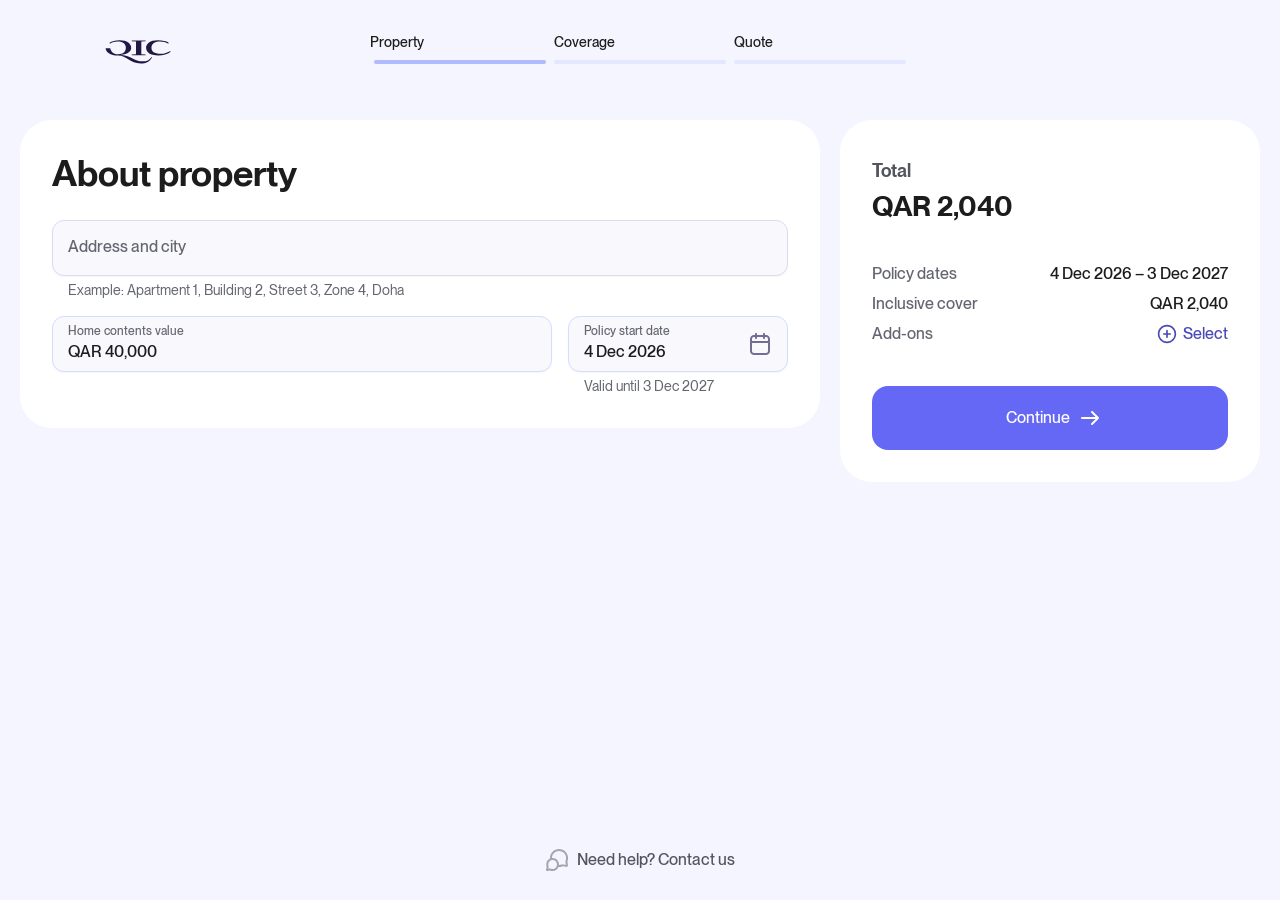
<file: property.html>
<!doctype html>
<html lang="en">
<head>
  <meta charset="utf-8">
  <meta name="viewport" content="width=device-width, initial-scale=1">
  <title>QIC — About property</title>
  <link rel="stylesheet" href="css/tokens.css">
  <link rel="stylesheet" href="css/base.css">
  <link rel="stylesheet" href="css/components.css">
  <link rel="stylesheet" href="css/flow.css">
</head>
<body class="flow">

  <!-- ======================= Header-flow-v1.1 ======================= -->
  <header class="flow-header">
    <a class="flow-header__logo" href="index.html" aria-label="QIC">
      <img src="assets/img/logo.svg" alt="" width="76" height="24">
    </a>

    <nav class="flow-steps" aria-label="Quote progress">
      <!-- The mobile header swaps the per-step labels for one caption -->
      <p class="text-small-medium flow-steps__caption">Step 1 of 3: Property</p>

      <ol class="flow-progress">
        <li class="flow-progress__step is-active" aria-current="step">
          <span class="text-small-medium flow-progress__label">Property</span>
          <span class="flow-progress__bar"></span>
        </li>
        <li class="flow-progress__step">
          <span class="text-small-medium flow-progress__label">Coverage</span>
          <span class="flow-progress__bar"></span>
        </li>
        <li class="flow-progress__step">
          <span class="text-small-medium flow-progress__label">Quote</span>
          <span class="flow-progress__bar"></span>
        </li>
      </ol>
    </nav>
  </header>

  <!-- ================ Loading skeleton — frame 35670:120340 ================ -->
  <div class="flow-content flow-skeleton" data-skeleton aria-hidden="true">
    <div class="flow-card skeleton-card skeleton-card--form">
      <div class="skeleton-lines">
        <span class="skeleton skeleton--line"></span>
        <span class="skeleton skeleton--line skeleton--line-short"></span>
      </div>
      <div class="skeleton-row">
        <span class="skeleton skeleton--box"></span>
        <span class="skeleton skeleton--box"></span>
      </div>
    </div>

    <div class="flow-card skeleton-card skeleton-card--summary">
      <div class="skeleton-lines">
        <span class="skeleton skeleton--line"></span>
        <span class="skeleton skeleton--line skeleton--line-summary"></span>
      </div>
      <div class="skeleton-stack">
        <span class="skeleton skeleton--tile"></span>
        <span class="skeleton skeleton--tile"></span>
      </div>
    </div>
  </div>

  <main class="flow-content" data-step-content hidden>

    <!-- ========================= About property ========================= -->
    <form class="flow-card flow-card--form" id="property-form" action="#" novalidate>
      <h1 class="heading-2">About property</h1>

      <div class="flow-fields">

        <div class="field">
          <div class="field__body">
            <div class="field__content">
              <label class="field__label" for="address">Address and city</label>
              <input class="field__input" id="address" type="text" placeholder=" " autocomplete="street-address">
            </div>
          </div>
          <p class="text-small-regular field__caption">Example: Apartment 1, Building 2, Street 3, Zone 4, Doha</p>
        </div>

        <div class="flow-fields__row">
          <div class="field field--filled flow-fields__value">
            <div class="field__body">
              <div class="field__content">
                <label class="field__label" for="contents-value">Home contents value</label>
                <input class="field__input" id="contents-value" type="text" inputmode="numeric"
                       placeholder=" " value="QAR 40,000" data-contents-value>
              </div>
            </div>
          </div>

          <div class="field field--filled field--date">
            <div class="field__body">
              <div class="field__content">
                <label class="field__label" for="start-date">Policy start date</label>
                <span class="field__input field__input--static" data-start-date-text>&nbsp;</span>
              </div>
              <img class="field__icon" src="assets/img/icon-calendar-24.svg" alt="" width="24" height="24">
              <!-- The native control drives the value but is invisible: it renders
                   the date in its own locale format, which is not the design's -->
              <input class="field__date" id="start-date" type="date" data-start-date>
            </div>
            <p class="text-small-regular field__caption">Valid until <span data-valid-until></span></p>
          </div>
        </div>

      </div>
    </form>

    <!-- ===================== Summary — 35961:180951 ===================== -->
    <aside class="flow-card summary">
      <div class="summary__price">
        <p class="heading-6 summary__price-label">Total</p>
        <p class="heading-3 summary__price-value" data-total></p>
      </div>

      <hr class="summary__line">

      <div class="summary__list">
        <div class="summary__cell">
          <span class="text-medium summary__key">Policy dates</span>
          <span class="text-medium summary__value" data-policy-dates></span>
        </div>
        <div class="summary__cell">
          <span class="text-medium summary__key">Inclusive cover</span>
          <span class="text-medium summary__value" data-cover></span>
        </div>
        <div class="summary__cell">
          <span class="text-medium summary__key">Add-ons</span>
          <!-- Add-ons belong to the Coverage step, which is not built yet -->
          <button class="summary__addons" type="button">
            <img src="assets/img/icon-plus-circle-20.svg" alt="" width="20" height="20">
            <span class="text-medium">Select</span>
          </button>
        </div>
      </div>

      <hr class="summary__line">

      <!-- From QAR 500,000 this turns into the callback request the landing
           shows, and opens the same dialog -->
      <button class="btn btn--l btn--primary btn--block summary__cta" type="button" data-cta>
        <span class="btn__content">Continue</span>
        <img class="btn__icon" src="assets/img/icon-arrow-right-24.svg" alt="" width="24" height="24">
      </button>
    </aside>

  </main>

  <!-- ======================== Flow footer v.1.0 ======================== -->
  <footer class="flow-footer">
    <a class="flow-footer__link" href="#">
      <img src="assets/img/icon-support-24.svg" alt="" width="24" height="24">
      <span class="text-medium">Need help? Contact us</span>
    </a>
  </footer>

  <script src="js/state.js"></script>
  <script src="js/modal.js"></script>
  <script src="js/flow.js"></script>
</body>
</html>
</file>
<file: css/tokens.css>
/* Design tokens extracted from the live QIC portal (qic.online) */
:root {
  --Background-primary:#f5f5f9;
  --Background-secondary:#fff;
  --Border-primary:#dedeed;
  --Content-contrast-white:#fff;
  --Content-ghost:#cacad8;
  --Content-primary:#2d2d36;
  --Content-secondary:#727277;
  --colorAccentPurple100:#f7f8ff;
  --colorAccentPurple200:#e3e8ff;
  --colorAccentPurple300:#d5ddff;
  --colorAccentPurple400:#c5ceff;
  --colorAccentPurple500:#b0bbff;
  --colorAccentPurple50:#fdfdff;
  --colorAccentPurple600:#a4a5eb;
  --colorAccentPurple700:#6568f4;
  --colorAccentPurple800:#494bb5;
  --colorAccentPurple900:#22245e;
  --colorAccentPurple950:#231844;
  --colorAlphaBlack100:#000;
  --colorAlphaBlack12:#0000001f;
  --colorAlphaBlack16:#00000029;
  --colorAlphaBlack20:#00000033;
  --colorAlphaBlack30:#0000004d;
  --colorAlphaBlack40:#00000066;
  --colorAlphaBlack4:#0000000a;
  --colorAlphaBlack50:#00000080;
  --colorAlphaBlack60:#00000099;
  --colorAlphaBlack70:#000000b2;
  --colorAlphaBlack80:#000000cc;
  --colorAlphaBlack8:#00000014;
  --colorAlphaBlack90:#000000e5;
  --colorAlphaGray12:#f9f8fc1f;
  --colorAlphaGray20:#f9f8fc33;
  --colorAlphaPurple12:#6568f41f;
  --colorAlphaPurple16:#6568f429;
  --colorAlphaPurple20:#6568f433;
  --colorAlphaPurple30:#6568f44d;
  --colorAlphaPurple40:#6568f466;
  --colorAlphaPurple4:#6568f40a;
  --colorAlphaPurple50:#6568f480;
  --colorAlphaPurple60:#6568f499;
  --colorAlphaPurple70:#6568f4b2;
  --colorAlphaPurple80:#6568f4cc;
  --colorAlphaPurple8:#6568f414;
  --colorAlphaPurple90:#6568f4e5;
  --colorAlphaWhite100:#fff;
  --colorAlphaWhite12:#ffffff1f;
  --colorAlphaWhite16:#ffffff29;
  --colorAlphaWhite20:#ffffff33;
  --colorAlphaWhite30:#ffffff4d;
  --colorAlphaWhite40:#ffffff66;
  --colorAlphaWhite4:#ffffff0a;
  --colorAlphaWhite50:#ffffff80;
  --colorAlphaWhite60:#ffffff99;
  --colorAlphaWhite70:#ffffffb2;
  --colorAlphaWhite80:#ffffffcc;
  --colorAlphaWhite8:#ffffff14;
  --colorAlphaWhite90:#ffffffe5;
  --colorAltGreen100:#e7f5d0;
  --colorAltGreen200:#d7f2a7;
  --colorAltGreen300:#b2ef76;
  --colorAltGreen400:#82e670;
  --colorAltGreen500:#4ed438;
  --colorAltGreen50:#f5fde8;
  --colorAltGreen600:#27961a;
  --colorAltGreen700:#207318;
  --colorAltGreen800:#1e5b19;
  --colorAltGreen900:#1d4e19;
  --colorAltGreen950:#0a2a09;
  --colorAltOrange100:#fff4c6;
  --colorAltOrange200:#ffefbf;
  --colorAltOrange300:#ffe28c;
  --colorAltOrange400:#ffd65a;
  --colorAltOrange500:#ffbe16;
  --colorAltOrange50:#fffcf2;
  --colorAltOrange600:#f99f07;
  --colorAltOrange700:#dd7702;
  --colorAltOrange800:#b75306;
  --colorAltOrange900:#7a340d;
  --colorAltOrange950:#461a02;
  --colorAltPurple100:#f5e7ff;
  --colorAltPurple200:#ecd4ff;
  --colorAltPurple300:#d8a6ff;
  --colorAltPurple400:#cd8cff;
  --colorAltPurple500:#b351fb;
  --colorAltPurple50:#fbf5ff;
  --colorAltPurple600:#a02eef;
  --colorAltPurple700:#8a1ed2;
  --colorAltPurple800:#741eab;
  --colorAltPurple900:#5f198a;
  --colorAltPurple950:#410566;
  --colorAltRed100:#ffd9db;
  --colorAltRed200:#ffc7c7;
  --colorAltRed300:#ffa6ab;
  --colorAltRed400:#ff858d;
  --colorAltRed500:#ff5a5a;
  --colorAltRed50:#fff2f3;
  --colorAltRed600:#f83b3b;
  --colorAltRed700:#c11414;
  --colorAltRed800:#a01414;
  --colorAltRed900:#841818;
  --colorAltRed950:#480707;
  --colorAltViolet100:#e9e8ff;
  --colorAltViolet200:#ded9ff;
  --colorAltViolet300:#b9b2ff;
  --colorAltViolet400:#9c8cff;
  --colorAltViolet500:#7555fd;
  --colorAltViolet50:#f4f2ff;
  --colorAltViolet600:#6432f5;
  --colorAltViolet700:#5520e1;
  --colorAltViolet800:#481abd;
  --colorAltViolet900:#3c189a;
  --colorAltViolet950:#220c69;
  --colorArabianBlue100:#e0e1ff;
  --colorArabianBlue200:#c7c8fe;
  --colorArabianBlue300:#a5a4fd;
  --colorArabianBlue400:#8c80f9;
  --colorArabianBlue500:#7a62f2;
  --colorArabianBlue50:#eeefff;
  --colorArabianBlue600:#6c45e6;
  --colorArabianBlue700:#5e37cb;
  --colorArabianBlue800:#4c2fa4;
  --colorArabianBlue900:#402d82;
  --colorArabianBlue950:#231844;
  --colorBackgroundElevated:color-mix(in srgb,var(--colorBaseWhite),80% transparent);
  --colorBackgroundGhost:var(--colorSilverKen600);
  --colorBackgroundOverlay:color-mix(in srgb,var(--colorBaseBlack),50% transparent);
  --colorBackgroundPrimary:var(--colorSilverKen100);
  --colorBackgroundSecondary:var(--colorBaseWhite);
  --colorBaseBlack:#000;
  --colorBaseGray0:#fff;
  --colorBaseGray100:#f1effa;
  --colorBaseGray200:#dedaf1;
  --colorBaseGray300:#c5c1db;
  --colorBaseGray400:#b2b2c4;
  --colorBaseGray500:#a2a5b2;
  --colorBaseGray50:#f9f8fc;
  --colorBaseGray600:#858899;
  --colorBaseGray700:#636570;
  --colorBaseGray800:#53555c;
  --colorBaseGray900:#303036;
  --colorBaseGray950:#1c1c1c;
  --colorBasePurple100:#f5f5ff;
  --colorBasePurple200:#e3e8ff;
  --colorBasePurple300:#d5ddff;
  --colorBasePurple400:#c5ceff;
  --colorBasePurple500:#b0bbff;
  --colorBasePurple50:#fdfdff;
  --colorBasePurple600:#a4a5eb;
  --colorBasePurple700:#6568f4;
  --colorBasePurple800:#494bb5;
  --colorBasePurple900:#22245e;
  --colorBasePurple950:#231844;
  --colorBaseWhite:#fff;
  --colorBgBtnAlphaModalDefault:var(--colorAlphaWhite4);
  --colorBgBtnAlphaModalFocus:var(--colorAlphaWhite20);
  --colorBgBtnAlphaModalFocusOnWhite:var(--colorAlphaPurple12);
  --colorBgBtnAlphaModalHover:var(--colorAlphaWhite12);
  --colorBgBtnAlphaModalHoverOnWhite:var(--colorAlphaPurple4);
  --colorBgBtnCounterDefault:var(--colorBaseGray50);
  --colorBgBtnCounterDisabled:var(--colorAlphaPurple4);
  --colorBgBtnCounterFocus:var(--colorAltViolet100);
  --colorBgBtnCounterHover:var(--colorBaseGray100);
  --colorBgBtnGhostFocus:var(--colorBaseGray0);
  --colorBgBtnGhostHover:var(--colorAlphaBlack4);
  --colorBgBtnOutlineDefault:var(--colorBaseGray0);
  --colorBgBtnOutlineDisabled:var(--colorBaseGray0);
  --colorBgBtnOutlineFocus:var(--colorBaseGray0);
  --colorBgBtnOutlineHover:var(--colorBaseGray50);
  --colorBgBtnPrimaryDefault:var(--colorBasePurple700);
  --colorBgBtnPrimaryDisabled:var(--colorAlphaPurple4);
  --colorBgBtnPrimaryFocus:var(--colorBasePurple700);
  --colorBgBtnPrimaryHover:var(--colorBasePurple800);
  --colorBgBtnSecondaryDefault:var(--colorAlphaPurple8);
  --colorBgBtnSecondaryDisabled:var(--colorAlphaPurple4);
  --colorBgBtnSecondaryFocus:var(--colorAlphaPurple8);
  --colorBgBtnSecondaryHover:var(--colorAlphaPurple12);
  --colorBgBtnWhatsappDefaultOutline:var(--colorBaseGray0);
  --colorBgBtnWhatsappDefaultSolid:#25d366;
  --colorBgBtnWhatsappFocusOutline:var(--colorBaseGray0);
  --colorBgBtnWhatsappFocusSolid:#25d366;
  --colorBgBtnWhatsappHoverOutline:#dcfce7;
  --colorBgBtnWhatsappHoverSolid:#07b548;
  --colorBgCellDefault:var(--colorBaseGray0);
  --colorBgCellDisabled:var(--colorBaseGray0);
  --colorBgCellHover:var(--colorBaseGray100);
  --colorBgCellPressed:var(--colorBaseGray200);
  --colorBgCheckboxOffDefault:var(--colorAlphaPurple4);
  --colorBgCheckboxOffDisabled:var(--colorAlphaPurple4);
  --colorBgCheckboxOffError:var(--colorAltRed50);
  --colorBgCheckboxOffHover:var(--colorBaseGray0);
  --colorBgCheckboxOffPressed:var(--colorAlphaPurple20);
  --colorBgCheckboxOnDefault:var(--colorBasePurple700);
  --colorBgCheckboxOnDisabled:var(--colorAlphaPurple4);
  --colorBgCheckboxOnHover:var(--colorBasePurple800);
  --colorBgCheckboxOnPressed:var(--colorBasePurple900);
  --colorBgInputDefault:var(--colorBaseGray50);
  --colorBgInputDefaultError:var(--colorBaseGray50);
  --colorBgInputDisabled:var(--colorBaseGray50);
  --colorBgInputFilled:var(--colorBaseGray50);
  --colorBgInputFocus:var(--colorBaseGray0);
  --colorBgInputFocusError:var(--colorBaseGray0);
  --colorBgInputHover:var(--colorBaseGray100);
  --colorBgInputHoverError:var(--colorBaseGray0);
  --colorBgProgressCurrent:var(--colorAltGreen500);
  --colorBgProgressNeutral:var(--colorBaseGray100);
  --colorBgProgressNeutralHover:var(--colorAltOrange100);
  --colorBgProgressNext:var(--colorAltGreen300);
  --colorBgProgressSelected:var(--colorAltOrange400);
  --colorBgRadioOffDefault:var(--colorAlphaPurple4);
  --colorBgRadioOffDisabled:var(--colorAlphaPurple4);
  --colorBgRadioOffError:var(--colorAltRed50);
  --colorBgRadioOffHover:var(--colorBaseGray0);
  --colorBgRadioOffPressed:var(--colorAlphaPurple20);
  --colorBgRadioOnDefault:var(--colorBaseGray0);
  --colorBgRadioOnDisabled:var(--colorBaseGray50);
  --colorBgRadioOnHover:var(--colorBasePurple50);
  --colorBgRadioOnPressed:var(--colorBaseGray0);
  --colorBgSrfAccentBrand:var(--colorBasePurple700);
  --colorBgSrfAccentBrandHover:var(--colorBasePurple800);
  --colorBgSrfArabianDark:var(--colorBasePurple900);
  --colorBgSrfBlack:var(--colorAlphaBlack100);
  --colorBgSrfBrandPurple:var(--colorBasePurple200);
  --colorBgSrfContrastDark:var(--colorBaseGray950);
  --colorBgSrfErrorRed:var(--colorAltRed50);
  --colorBgSrfNavbarBlur:var(--colorAlphaWhite80);
  --colorBgSrfNavbarDefault:var(--colorBaseGray0);
  --colorBgSrfNeutralGray:var(--colorBaseGray200);
  --colorBgSrfNeutralHover:var(--colorBaseGray50);
  --colorBgSrfOverlay:var(--colorAlphaBlack60);
  --colorBgSrfOverlayLight:var(--colorAlphaWhite80);
  --colorBgSrfPrimary:var(--colorBaseGray0);
  --colorBgSrfSecondary:var(--colorBasePurple100);
  --colorBgSrfSecondaryAlpha:var(--colorAlphaPurple4);
  --colorBgSrfSuccessGreen:var(--colorAltGreen100);
  --colorBgSrfTertiary:var(--colorBaseGray100);
  --colorBgSrfTertiaryAlpha:var(--colorAlphaPurple8);
  --colorBgSrfWarningYellow:var(--colorAltOrange100);
  --colorBgSrfWarningYellowSolid:var(--colorAltOrange400);
  --colorBgToggleOffActive:var(--colorAlphaPurple4);
  --colorBgToggleOffDefault:var(--colorAlphaPurple8);
  --colorBgToggleOffDisabled:var(--colorAlphaPurple4);
  --colorBgToggleOffFocus:var(--colorAlphaPurple8);
  --colorBgToggleOffHover:var(--colorAlphaPurple12);
  --colorBgToggleOnActive:var(--colorBasePurple900);
  --colorBgToggleOnDefault:var(--colorBasePurple700);
  --colorBgToggleOnDisabled:var(--colorAlphaPurple4);
  --colorBgToggleOnFocus:var(--colorBasePurple700);
  --colorBgToggleOnHover:var(--colorBasePurple800);
  --colorBorderPrimary:var(--colorSilverKen500);
  --colorBrdrBtnOutlineDefault:var(--colorBaseGray200);
  --colorBrdrBtnOutlineDisabled:var(--colorAlphaPurple8);
  --colorBrdrBtnOutlineFocus:var(--colorBaseGray300);
  --colorBrdrBtnOutlineHover:var(--colorBaseGray300);
  --colorBrdrBtnWhatsappDefault:var(--colorBaseGray200);
  --colorBrdrBtnWhatsappFocus:#25d366;
  --colorBrdrBtnWhatsappHover:#86efad;
  --colorBrdrCellPrimary:var(--colorBaseGray0);
  --colorBrdrCellSecondary:var(--colorBaseGray0);
  --colorBrdrCheckboxOffDefault:var(--colorAlphaPurple12);
  --colorBrdrCheckboxOffError:var(--colorAltRed500);
  --colorBrdrCheckboxOffFocus:var(--colorBasePurple800);
  --colorBrdrCheckboxOffHover:var(--colorBasePurple700);
  --colorBrdrInputDefault:var(--colorBaseGray200);
  --colorBrdrInputDisabled:var(--colorAlphaPurple4);
  --colorBrdrInputError:var(--colorAltRed500);
  --colorBrdrInputFilled:var(--colorBasePurple300);
  --colorBrdrInputFocus:var(--colorBasePurple700);
  --colorBrdrInputHover:var(--colorBasePurple300);
  --colorBrdrRadioOffDefault:var(--colorAlphaPurple12);
  --colorBrdrRadioOffError:var(--colorAltRed500);
  --colorBrdrRadioOffHover:var(--colorAlphaPurple40);
  --colorBrdrRadioOffPressed:var(--colorBasePurple700);
  --colorBrdrRadioOnDefault:var(--colorBasePurple700);
  --colorBrdrRadioOnDisabled:var(--colorBaseGray200);
  --colorBrdrRadioOnHover:var(--colorBasePurple800);
  --colorBrdrRadioOnPressed:var(--colorBasePurple900);
  --colorBrdrSrfBgSeparator:var(--colorBaseGray0);
  --colorBrdrSrfBrandPurple:var(--colorAltViolet500);
  --colorBrdrSrfErrorRed:var(--colorAltRed500);
  --colorBrdrSrfGhost:var(--colorBaseGray50);
  --colorBrdrSrfPrimary:var(--colorBaseGray300);
  --colorBrdrSrfSecondary:var(--colorBaseGray200);
  --colorBrdrSrfSuccessGreen:var(--colorAltGreen500);
  --colorBrdrSrfTertiary:var(--colorBaseGray100);
  --colorBrdrSrfTransparentDark:var(--colorAlphaBlack12);
  --colorBrdrSrfTransparentLight:var(--colorAlphaWhite20);
  --colorBrdrSrfWarningYellow:var(--colorAltOrange500);
  --colorBrdrToggleOffFocus:var(--colorBasePurple700);
  --colorChaosBlack100:#bebec1;
  --colorChaosBlack200:#9e9ea3;
  --colorChaosBlack300:#727277;
  --colorChaosBlack400:#57575e;
  --colorChaosBlack500:#2d2d36;
  --colorChaosBlack50:#eaeaeb;
  --colorChaosBlack600:#292931;
  --colorChaosBlack700:#202026;
  --colorChaosBlack800:#19191e;
  --colorChaosBlack900:#131317;
  --colorContentAction:var(--colorRoyalPurple500);
  --colorContentContrastWhite:var(--colorBaseWhite);
  --colorContentGhost:var(--colorSilverKen600);
  --colorContentPrimary:var(--colorChaosBlack500);
  --colorContentSecondary:var(--colorChaosBlack300);
  --colorContentTertiary:var(--colorSilverKen700);
  --colorContextErrorBg:var(--colorFieryRed50);
  --colorContextErrorButton:var(--colorFieryRed100);
  --colorContextErrorContent:var(--colorFieryRed700);
  --colorContextNeutral:var(--colorSilverKen50);
  --colorContextPurpleBg:var(--colorRoyalPurple50);
  --colorContextPurpleDark:var(--colorRoyalPurple800);
  --colorContextPurpleLight:var(--colorRoyalPurple100);
  --colorContextSuccessAction:var(--colorGorgeousGreen100);
  --colorContextSuccessBg:var(--colorGorgeousGreen50);
  --colorContextSuccessContent:var(--colorGorgeousGreen700);
  --colorContextWarningBg:var(--colorSpectraYellow50);
  --colorContextWarningButton:var(--colorSpectraYellow100);
  --colorContextWarningContent:var(--colorSpectraYellow800);
  --colorFieryRed100:#f5bab7;
  --colorFieryRed200:#f19895;
  --colorFieryRed300:#ea6964;
  --colorFieryRed400:#e64c46;
  --colorFieryRed500:#e01f18;
  --colorFieryRed50:#fce9e7;
  --colorFieryRed600:#cc1c16;
  --colorFieryRed700:#9f1611;
  --colorFieryRed800:#7b110d;
  --colorFieryRed900:#5e0d0a;
  --colorGorgeousGreen100:#c2e8c7;
  --colorGorgeousGreen200:#a4ddac;
  --colorGorgeousGreen300:#7bcd86;
  --colorGorgeousGreen400:#61c46f;
  --colorGorgeousGreen500:#3ab54b;
  --colorGorgeousGreen50:#ebf8ed;
  --colorGorgeousGreen600:#35a544;
  --colorGorgeousGreen700:#298135;
  --colorGorgeousGreen800:#206429;
  --colorGorgeousGreen900:#184c20;
  --colorIcnBtnAlphaModalDefault:var(--colorAlphaWhite80);
  --colorIcnBtnAlphaModalDefaultOnWhite:var(--colorBaseGray600);
  --colorIcnBtnAlphaModalFocus:var(--colorBaseGray0);
  --colorIcnBtnAlphaModalFocusOnWhite:var(--colorBaseGray950);
  --colorIcnBtnAlphaModalHover:var(--colorBaseGray0);
  --colorIcnBtnAlphaModalHoverOnWhite:var(--colorBaseGray800);
  --colorIcnBtnCounterDefault:var(--colorBaseGray950);
  --colorIcnBtnCounterDisabled:var(--colorBaseGray500);
  --colorIcnBtnCounterFocus:var(--colorBasePurple900);
  --colorIcnBtnCounterHover:var(--colorBasePurple800);
  --colorIcnBtnGhostDefault:var(--colorBasePurple700);
  --colorIcnBtnGhostDisabled:var(--colorBaseGray500);
  --colorIcnBtnGhostFocus:var(--colorBasePurple700);
  --colorIcnBtnGhostHover:var(--colorBasePurple800);
  --colorIcnBtnLinkDefault:var(--colorBasePurple800);
  --colorIcnBtnLinkDefaultContrast:var(--colorBasePurple50);
  --colorIcnBtnLinkDisabled:var(--colorAlphaBlack30);
  --colorIcnBtnLinkDisabledContrast:var(--colorAlphaWhite60);
  --colorIcnBtnLinkFocus:var(--colorBasePurple900);
  --colorIcnBtnLinkFocusContrast:var(--colorBaseGray0);
  --colorIcnBtnLinkHover:var(--colorBasePurple900);
  --colorIcnBtnLinkHoverContrast:var(--colorBaseGray0);
  --colorIcnBtnOutlineDefault:var(--colorBaseGray950);
  --colorIcnBtnOutlineDisabled:var(--colorBaseGray500);
  --colorIcnBtnOutlineFocus:var(--colorBaseGray950);
  --colorIcnBtnOutlineHover:var(--colorBasePurple950);
  --colorIcnBtnPrimaryDefault:var(--colorBaseGray0);
  --colorIcnBtnPrimaryDisabled:var(--colorBaseGray500);
  --colorIcnBtnPrimaryFocus:var(--colorBaseGray0);
  --colorIcnBtnPrimaryHover:var(--colorBasePurple50);
  --colorIcnBtnSecondaryDefault:var(--colorBasePurple700);
  --colorIcnBtnSecondaryDisabled:var(--colorBaseGray500);
  --colorIcnBtnSecondaryFocus:var(--colorBasePurple700);
  --colorIcnBtnSecondaryHover:var(--colorBasePurple800);
  --colorIcnBtnWhatsappDefaultOutline:var(--colorBaseGray950);
  --colorIcnBtnWhatsappDefaultSolid:var(--colorBaseGray0);
  --colorIcnBtnWhatsappFocusOutline:var(--colorBaseGray950);
  --colorIcnBtnWhatsappFocusSolid:var(--colorBaseGray0);
  --colorIcnBtnWhatsappHoverOutline:#103928;
  --colorIcnBtnWhatsappHoverSolid:var(--colorBaseGray0);
  --colorIcnCellPrimary:#fff;
  --colorIcnCellSecondary:#fff;
  --colorIcnCheckboxOnDefault:var(--colorBaseGray0);
  --colorIcnCheckboxOnDisabled:var(--colorBaseGray500);
  --colorIcnCheckboxOnFocus:var(--colorBaseGray0);
  --colorIcnCheckboxOnHover:var(--colorBasePurple50);
  --colorIcnInputComplete:var(--colorAltGreen600);
  --colorIcnInputDefault:var(--colorBaseGray700);
  --colorIcnInputDisabled:var(--colorBaseGray500);
  --colorIcnInputError:var(--colorAltRed500);
  --colorIcnInputHover:var(--colorBaseGray900);
  --colorIcnRadioOnDefault:var(--colorBasePurple700);
  --colorIcnRadioOnDisabled:var(--colorBaseGray200);
  --colorIcnRadioOnHover:var(--colorBasePurple800);
  --colorIcnRadioOnPressed:var(--colorBasePurple900);
  --colorIcnSrfAction:var(--colorBasePurple700);
  --colorIcnSrfBrandPurple:var(--colorBasePurple800);
  --colorIcnSrfContrastDark:var(--colorBaseGray950);
  --colorIcnSrfContrastLight:var(--colorBaseGray0);
  --colorIcnSrfErrorRed:var(--colorAltRed700);
  --colorIcnSrfGhost:var(--colorBaseGray300);
  --colorIcnSrfLightYellow:var(--colorAltOrange400);
  --colorIcnSrfPrimary:var(--colorBaseGray950);
  --colorIcnSrfSecondary:var(--colorBaseGray800);
  --colorIcnSrfSuccessGreen:var(--colorAltGreen700);
  --colorIcnSrfTertiary:var(--colorBaseGray500);
  --colorIcnSrfWarningYellow:var(--colorAltOrange700);
  --colorIcnToggleOffActive:var(--colorBaseGray0);
  --colorIcnToggleOffDefault:var(--colorBaseGray0);
  --colorIcnToggleOffDisabled:var(--colorBaseGray200);
  --colorIcnToggleOffFocus:var(--colorBaseGray0);
  --colorIcnToggleOffHover:var(--colorBaseGray0);
  --colorIcnToggleOnActive:var(--colorBaseGray0);
  --colorIcnToggleOnDefault:var(--colorBaseGray0);
  --colorIcnToggleOnDisabled:var(--colorBaseGray0);
  --colorIcnToggleOnFocus:var(--colorBaseGray0);
  --colorIcnToggleOnHover:var(--colorBaseGray0);
  --colorInteractiveComplete:var(--colorGorgeousGreen500);
  --colorInteractiveError:var(--colorFieryRed500);
  --colorInteractiveHoverEffectError:var(--colorFieryRed50);
  --colorInteractiveHoverEffectPrimary:var(--colorRoyalPurple100);
  --colorInteractivePrimaryActive:var(--colorRoyalPurple700);
  --colorInteractivePrimaryHover:var(--colorRoyalPurple600);
  --colorInteractiveSecondaryActive:var(--colorSilverKen400);
  --colorInteractiveSecondaryHover:var(--colorSilverKen200);
  --colorInteractiveWarning:var(--colorSpectraYellow500);
  --colorMaroonRed100:#ffe4e6;
  --colorMaroonRed200:#fecdd3;
  --colorMaroonRed300:#fca5af;
  --colorMaroonRed400:#fa7285;
  --colorMaroonRed500:#f3405e;
  --colorMaroonRed50:#fff1f2;
  --colorMaroonRed600:#e01e48;
  --colorMaroonRed700:#bd133c;
  --colorMaroonRed800:#9e1338;
  --colorMaroonRed900:#74112f;
  --colorMaroonRed950:#4c0519;
  --colorPearlGray0:#fff;
  --colorPearlGray100:#ebebff;
  --colorPearlGray200:#e5e3ff;
  --colorPearlGray25:#f7f7fc;
  --colorPearlGray300:#d3d3eb;
  --colorPearlGray400:#b2b2d1;
  --colorPearlGray500:#9393ba;
  --colorPearlGray50:#f5f5ff;
  --colorPearlGray600:#867fac;
  --colorPearlGray700:#746c96;
  --colorPearlGray800:#5e597a;
  --colorPearlGray900:#4f4c63;
  --colorPearlGray950:#2e2c3a;
  --colorRoyalPurple100:#ded7f8;
  --colorRoyalPurple200:#b39ef9;
  --colorRoyalPurple300:#9072f6;
  --colorRoyalPurple400:#7b56f5;
  --colorRoyalPurple500:#5a2cf2;
  --colorRoyalPurple600:#5128dc;
  --colorRoyalPurple700:#401fac;
  --colorRoyalPurple800:#321885;
  --colorRoyalPurple900:#261266;
  --colorShellBlue100:#e2f4fc;
  --colorShellBlue200:#b6e8f9;
  --colorShellBlue300:#83dbf6;
  --colorShellBlue400:#42c8ee;
  --colorShellBlue500:#19b3de;
  --colorShellBlue50:#f1fafe;
  --colorShellBlue600:#0c91bd;
  --colorShellBlue700:#0b7499;
  --colorShellBlue800:#0d617f;
  --colorShellBlue900:#115169;
  --colorShellBlue950:#0b3346;
  --colorSilverKen100:#f5f5f9;
  --colorSilverKen200:#f0f0f7;
  --colorSilverKen300:#e9e9f3;
  --colorSilverKen400:#e5e5f1;
  --colorSilverKen500:#dedeed;
  --colorSilverKen50:#f9fafb;
  --colorSilverKen600:#cacad8;
  --colorSilverKen700:#9e9ea8;
  --colorSilverKen800:#7a7a82;
  --colorSilverKen900:#5d5d64;
  --colorSpectraYellow100:#fde8b8;
  --colorSpectraYellow200:#fddd96;
  --colorSpectraYellow300:#fcce66;
  --colorSpectraYellow400:#fbc548;
  --colorSpectraYellow500:#fab61a;
  --colorSpectraYellow50:#fff8e8;
  --colorSpectraYellow600:#e4a618;
  --colorSpectraYellow700:#b28112;
  --colorSpectraYellow800:#8a640e;
  --colorSpectraYellow900:#694c0b;
  --colorSuluGreen100:#ebf8cf;
  --colorSuluGreen200:#d7f2a4;
  --colorSuluGreen300:#c7eb88;
  --colorSuluGreen400:#a0d843;
  --colorSuluGreen500:#81be24;
  --colorSuluGreen50:#f6fce9;
  --colorSuluGreen600:#639719;
  --colorSuluGreen700:#4c7318;
  --colorSuluGreen800:#3e5c18;
  --colorSuluGreen900:#364e19;
  --colorSuluGreen950:#1a2b08;
  --colorSunriseYellow100:#fff0c6;
  --colorSunriseYellow200:#ffd970;
  --colorSunriseYellow300:#ffc94a;
  --colorSunriseYellow400:#ffb220;
  --colorSunriseYellow500:#f98f07;
  --colorSunriseYellow50:#fffaeb;
  --colorSunriseYellow600:#dd6902;
  --colorSunriseYellow700:#b74706;
  --colorSunriseYellow800:#94360c;
  --colorSunriseYellow900:#7a2d0d;
  --colorSunriseYellow950:#461602;
  --colorSunsetPink100:#f6eafd;
  --colorSunsetPink200:#efd9fb;
  --colorSunsetPink300:#e2bcf6;
  --colorSunsetPink400:#d091ef;
  --colorSunsetPink500:#c67ae9;
  --colorSunsetPink50:#fbf6fe;
  --colorSunsetPink600:#ab47d6;
  --colorSunsetPink700:#9434bc;
  --colorSunsetPink800:#7c2f9a;
  --colorSunsetPink900:#66277c;
  --colorSunsetPink950:#47115a;
  --colorTxtBtnGhostDefault:var(--colorBasePurple700);
  --colorTxtBtnGhostDisabled:var(--colorBaseGray500);
  --colorTxtBtnGhostFocus:var(--colorBasePurple700);
  --colorTxtBtnGhostHover:var(--colorBasePurple800);
  --colorTxtBtnLinkDefault:var(--colorBasePurple800);
  --colorTxtBtnLinkDefaultContrast:var(--colorBasePurple50);
  --colorTxtBtnLinkDisabled:var(--colorAlphaBlack30);
  --colorTxtBtnLinkDisabledContrast:var(--colorAlphaWhite60);
  --colorTxtBtnLinkFocus:var(--colorBasePurple900);
  --colorTxtBtnLinkFocusContrast:var(--colorBaseGray0);
  --colorTxtBtnLinkHover:var(--colorBasePurple900);
  --colorTxtBtnLinkHoverContrast:var(--colorBaseGray0);
  --colorTxtBtnOutlineDefault:var(--colorBaseGray950);
  --colorTxtBtnOutlineDisabled:var(--colorBaseGray500);
  --colorTxtBtnOutlineFocus:var(--colorBaseGray950);
  --colorTxtBtnOutlineHover:var(--colorBasePurple950);
  --colorTxtBtnPrimaryDefault:var(--colorBaseGray0);
  --colorTxtBtnPrimaryDisabled:var(--colorBaseGray500);
  --colorTxtBtnPrimaryFocus:var(--colorBaseGray0);
  --colorTxtBtnPrimaryHover:var(--colorBasePurple50);
  --colorTxtBtnSecondaryDefault:var(--colorBasePurple700);
  --colorTxtBtnSecondaryDisabled:var(--colorBaseGray500);
  --colorTxtBtnSecondaryFocus:var(--colorBasePurple700);
  --colorTxtBtnSecondaryHover:var(--colorBasePurple800);
  --colorTxtBtnWhatsappDefaultOutline:var(--colorBaseGray950);
  --colorTxtBtnWhatsappDefaultSolid:var(--colorBaseGray0);
  --colorTxtBtnWhatsappFocusOutline:var(--colorBaseGray950);
  --colorTxtBtnWhatsappFocusSolid:var(--colorBaseGray0);
  --colorTxtBtnWhatsappHoverOutline:#103928;
  --colorTxtBtnWhatsappHoverSolid:var(--colorBaseGray0);
  --colorTxtCellPrimary:var(--colorBaseGray0);
  --colorTxtCellSecondary:var(--colorBaseGray0);
  --colorTxtInputLabelComplete:var(--colorAltGreen600);
  --colorTxtInputLabelDefault:var(--colorBaseGray700);
  --colorTxtInputLabelDefaultError:var(--colorAltRed500);
  --colorTxtInputLabelDisabled:var(--colorBaseGray500);
  --colorTxtInputLabelFocus:var(--colorBaseGray950);
  --colorTxtInputLabelHover:var(--colorBaseGray900);
  --colorTxtInputLabelHoverError:var(--colorAltRed600);
  --colorTxtInputValueActive:var(--colorBaseGray950);
  --colorTxtInputValueActiveBlue:var(--colorBasePurple800);
  --colorTxtInputValueActiveError:var(--colorBaseGray950);
  --colorTxtInputValueDefault:var(--colorBaseGray700);
  --colorTxtInputValueDefaultError:var(--colorAltRed500);
  --colorTxtInputValueDisabled:var(--colorBaseGray500);
  --colorTxtInputValueHover:var(--colorBaseGray900);
  --colorTxtInputValueHoverError:var(--colorAltRed600);
  --colorTxtSrfAction:var(--colorBasePurple700);
  --colorTxtSrfBrandPurple:var(--colorBasePurple800);
  --colorTxtSrfContrastDark:var(--colorBaseGray950);
  --colorTxtSrfContrastLight:var(--colorBaseGray0);
  --colorTxtSrfErrorRed:var(--colorAltRed700);
  --colorTxtSrfGhost:var(--colorBaseGray500);
  --colorTxtSrfPrimary:var(--colorBaseGray950);
  --colorTxtSrfSecondary:var(--colorBaseGray800);
  --colorTxtSrfSuccessGreen:var(--colorAltGreen700);
  --colorTxtSrfTertiary:var(--colorBaseGray700);
  --colorTxtSrfWarningYellow:var(--colorAltOrange700);
  --dimension--0-1:-1px;
  --dimension--0-5:-2px;
  --dimension--1-5:-6px;
  --dimension--10:-40px;
  --dimension--12:-48px;
  --dimension--16:-64px;
  --dimension--1:-4px;
  --dimension--25:-100px;
  --dimension--2:-8px;
  --dimension--3:-12px;
  --dimension--4:-16px;
  --dimension--50:-200px;
  --dimension--5:-20px;
  --dimension--6:-24px;
  --dimension--7:-28px;
  --dimension--8:-32px;
  --dimension-0-1:1px;
  --dimension-0-5:2px;
  --dimension-0:0;
  --dimension-1-5:6px;
  --dimension-10:40px;
  --dimension-12:48px;
  --dimension-16:64px;
  --dimension-1:4px;
  --dimension-25:100px;
  --dimension-2:8px;
  --dimension-3:12px;
  --dimension-4:16px;
  --dimension-50:200px;
  --dimension-5:20px;
  --dimension-6:24px;
  --dimension-7:28px;
  --dimension-8:32px;
  --lh-display-hero:86px;
  --lh-heading-1:62px;
  --lh-heading-2:50px;
  --radius-0:var(--dimension-0);
  --radius-10:var(--dimension-16);
  --radius-1:var(--dimension-0-5);
  --radius-2-5:var(--dimension-1-5);
  --radius-2:var(--dimension-1);
  --radius-3:8px;
  --radius-3:var(--dimension-2);
  --radius-4:12px;
  --radius-4:var(--dimension-3);
  --radius-5:16px;
  --radius-5:var(--dimension-4);
  --radius-6:var(--dimension-5);
  --radius-7:var(--dimension-6);
  --radius-8:32px;
  --radius-8:var(--dimension-8);
  --radius-9:var(--dimension-12);
  --shadow2xl:var(--dimension-0) var(--dimension-3) var(--dimension-4) var(--dimension--2) var(--colorAlphaBlack12),var(--dimension-0) var(--dimension-6) var(--dimension-12) var(--dimension-0) var(--colorAlphaBlack16);
  --shadow3xl:var(--dimension-0) var(--dimension-4) var(--dimension-5) var(--dimension--4) var(--colorAlphaBlack16),var(--dimension-0) var(--dimension-8) var(--dimension-16) var(--dimension-0) var(--colorAlphaBlack20);
  --shadowBold:var(--dimension-0) var(--dimension-0-1) var(--dimension-1) var(--dimension-0) var(--colorAlphaBlack12),var(--dimension-0) var(--dimension-0-1) var(--dimension-0-5) var(--dimension-0) var(--colorAlphaBlack8);
  --shadowErrorBorder:var(--dimension-0) var(--dimension-0-1) var(--dimension-1) var(--dimension-0) var(--colorAlphaBlack4),var(--dimension-0) var(--dimension-0-1) var(--dimension-0-5) var(--dimension-0) var(--colorAlphaBlack4),var(--dimension-0) var(--dimension-0) var(--dimension-0) var(--dimension-0-5) var(--colorMaroonRed50);
  --shadowFloating:var(--dimension-0) var(--dimension-4) var(--dimension-50) var(--dimension-0) var(--colorAlphaPurple12);
  --shadowHoverFocus:var(--dimension-0) var(--dimension-0) var(--dimension-0) var(--dimension-0-5) var(--colorAlphaPurple8);
  --shadowHoverFocusAlt:var(--dimension-0) var(--dimension-0) var(--dimension-0) var(--dimension-0-5) var(--colorAlphaWhite20);
  --shadowHoverXsFocus:var(--dimension-0) var(--dimension-0) var(--dimension-0) var(--dimension-0-5) var(--colorAlphaPurple8);
  --shadowLg:var(--dimension-0) var(--dimension-1) var(--dimension-2) var(--dimension--0-5) var(--colorAlphaBlack8),var(--dimension-0) var(--dimension-3) var(--dimension-3) var(--dimension-0) var(--colorAlphaBlack4);
  --shadowMd:var(--dimension-0) var(--dimension-1) var(--dimension-2) var(--dimension-0) var(--colorAlphaBlack4);
  --shadowSkeu:var(--dimension-0) var(--dimension-0-1) var(--dimension-0-5) var(--dimension-0) var(--colorAlphaBlack4),var(--dimension-0) var(--dimension-2) var(--dimension-4) var(--dimension-0) var(--colorAlphaBlack8),var(--dimension-0) var(--dimension--1) var(--dimension-0) var(--dimension-0) var(--colorAlphaBlack8) inset;
  --shadowSm:var(--dimension-0) var(--dimension-0-1) var(--dimension-1) var(--dimension-0) var(--colorAlphaBlack4),var(--dimension-0) var(--dimension-0-1) var(--dimension-0-5) var(--dimension-0) var(--colorAlphaBlack4);
  --shadowSmFocus:var(--dimension-0) var(--dimension-0-1) var(--dimension-1) var(--dimension-0) rgba(0,0,0,.05),var(--dimension-0) var(--dimension-0-1) var(--dimension-0-5) var(--dimension-0) var(--colorAlphaBlack4),var(--dimension-0) var(--dimension-0) var(--dimension-0) var(--dimension-0-5) var(--colorAlphaPurple8);
  --shadowTooltip:var(--dimension-0) var(--dimension-0-1) var(--dimension-1) var(--dimension-0-1) var(--colorAlphaBlack16),var(--dimension-0) var(--dimension-2) var(--dimension-6) var(--dimension-0) var(--colorAlphaBlack12);
  --shadowWhatsappFocus:var(--dimension-0) var(--dimension-0-1) var(--dimension-1) var(--dimension-0) var(--colorAlphaBlack4),var(--dimension-0) var(--dimension-0-1) var(--dimension-0-5) var(--dimension-0) var(--colorAlphaBlack4),var(--dimension-0) var(--dimension-0) var(--dimension-0) var(--dimension-0-5) #f0fdf4;
  --shadowXl:var(--dimension-0) var(--dimension-2) var(--dimension-3) var(--dimension--1) var(--colorAlphaBlack8),var(--dimension-0) var(--dimension-5) var(--dimension-6) var(--dimension-0) var(--colorAlphaBlack4);
  --shadowXs:var(--dimension-0) var(--dimension-0-1) var(--dimension-0-5) var(--dimension-0) var(--colorAlphaBlack4);
  --shadowXsFocus:var(--dimension-0) var(--dimension-0-1) var(--dimension-0-5) var(--dimension-0) var(--colorAlphaBlack4),var(--dimension-0) var(--dimension-0) var(--dimension-0) var(--dimension-0-5) var(--colorAlphaPurple8);
  --spacing-0:var(--dimension-0);
  --spacing-10:var(--dimension-16);
  --spacing-11:var(--dimension-25);
  --spacing-1:var(--dimension-0-5);
  --spacing-2-5:var(--dimension-1-5);
  --spacing-2:var(--dimension-1);
  --spacing-3:8px;
  --spacing-3:var(--dimension-2);
  --spacing-4:var(--dimension-3);
  --spacing-5:16px;
  --spacing-5:var(--dimension-4);
  --spacing-6:20px;
  --spacing-6:var(--dimension-5);
  --spacing-7:24px;
  --spacing-7:var(--dimension-6);
  --spacing-8:32px;
  --spacing-8:var(--dimension-8);
  --spacing-9:var(--dimension-12);
}
</file>
<file: css/base.css>
/* ---------------------------------------------------------------
   Base layer: fonts, reset, typography scale
   Typography values come from the Figma text styles:
   Headings/heading-1        48/62 SemiBold
   Paragraph/default-bold    18/28 SemiBold
   Texts/text-medium         16/24 Medium
   Texts/text-small-medium   14/20 Medium
   --------------------------------------------------------------- */

@font-face {
  font-family: "PP Neue Montreal";
  font-style: normal;
  font-weight: 400;
  font-display: swap;
  src: url("../assets/fonts/PPNeueMontreal-Regular.woff2") format("woff2");
}
@font-face {
  font-family: "PP Neue Montreal";
  font-style: normal;
  font-weight: 500;
  font-display: swap;
  src: url("../assets/fonts/PPNeueMontreal-Medium.woff2") format("woff2");
}
@font-face {
  font-family: "PP Neue Montreal";
  font-style: normal;
  font-weight: 600;
  font-display: swap;
  src: url("../assets/fonts/PPNeueMontreal-SemiBold.woff2") format("woff2");
}

*,
*::before,
*::after {
  box-sizing: border-box;
}

html {
  -webkit-text-size-adjust: 100%;
}

body {
  margin: 0;
  background-color: var(--colorBgSrfPrimary);
  color: var(--colorTxtSrfPrimary);
  font-family: "PP Neue Montreal", -apple-system, BlinkMacSystemFont, "Segoe UI", Roboto, sans-serif;
  font-size: 16px;
  font-weight: 500;
  line-height: 24px;
  -webkit-font-smoothing: antialiased;
  -moz-osx-font-smoothing: grayscale;
}

img,
svg {
  display: block;
  max-width: 100%;
}

/* A class that sets `display` would otherwise beat the UA rule for [hidden],
   which is how the A/B harness takes a variant off the page */
[hidden] {
  display: none !important;
}

/* These carry a UA margin (figure/blockquote get 1em 40px) that breaks layout */
figure,
blockquote {
  margin: 0;
}

button {
  font: inherit;
  color: inherit;
  margin: 0;
}

.heading-1 {
  margin: 0;
  font-size: 48px;
  line-height: 62px;
  font-weight: 600;
  letter-spacing: 0;
}

.heading-2 {
  margin: 0;
  font-size: 36px;
  line-height: 44px;
  font-weight: 600;
  letter-spacing: 0;
}

.heading-3 {
  margin: 0;
  font-size: 28px;
  line-height: 32px;
  font-weight: 600;
  letter-spacing: 0;
}

.heading-4 {
  margin: 0;
  font-size: 24px;
  line-height: 32px;
  font-weight: 600;
  letter-spacing: 0;
}

.heading-5 {
  margin: 0;
  font-size: 20px;
  line-height: 24px;
  font-weight: 600;
  letter-spacing: 0;
}

.heading-6 {
  margin: 0;
  font-size: 18px;
  line-height: 22px;
  font-weight: 600;
  letter-spacing: 0;
}

/* Display/display-hero — only the variant B headline uses it */
.display-hero {
  margin: 0;
  font-size: 72px;
  line-height: 86px;
  font-weight: 600;
  letter-spacing: -1.44px;
}

.paragraph-large {
  font-size: 24px;
  line-height: 36px;
  font-weight: 400;
}

.paragraph-default {
  font-size: 18px;
  line-height: 28px;
  font-weight: 400;
}

.paragraph-default-bold {
  font-size: 18px;
  line-height: 28px;
  font-weight: 600;
}

.text-medium {
  font-size: 16px;
  line-height: 24px;
  font-weight: 500;
}

.text-small-medium {
  font-size: 14px;
  line-height: 20px;
  font-weight: 500;
}

.text-regular {
  font-size: 16px;
  line-height: 24px;
  font-weight: 400;
}

.text-small-regular {
  font-size: 14px;
  line-height: 20px;
  font-weight: 400;
}

.caption-regular {
  font-size: 12px;
  line-height: 14px;
  font-weight: 400;
  font-feature-settings: "lnum" 1, "pnum" 1;
}

.footnote-regular {
  font-size: 10px;
  line-height: 12px;
  font-weight: 400;
  font-feature-settings: "lnum" 1, "pnum" 1;
}

.visually-hidden {
  position: absolute;
  width: 1px;
  height: 1px;
  margin: -1px;
  padding: 0;
  overflow: hidden;
  clip: rect(0 0 0 0);
  white-space: nowrap;
  border: 0;
}

/* Page grid: 1440 frame with 176px side margins -> 1088px content */
.container {
  width: 100%;
  max-width: calc(1088px + 48px); /* content + page gutters */
  margin-inline: auto;
  padding-inline: 24px;
}
</file>
<file: css/components.css>
/* ---------------------------------------------------------------
   Button v1.0
   Sizes from the component doc: L 64 / M 56 / S 44 / XS 32
   --------------------------------------------------------------- */
.btn {
  position: relative;
  display: inline-flex;
  align-items: center;
  justify-content: center;
  overflow: hidden;
  border: none;
  border-radius: var(--radius-4);
  background: none;
  font-size: 14px;
  line-height: 20px;
  font-weight: 500;
  white-space: nowrap;
  text-decoration: none; /* some buttons are links, e.g. in the footer */
  cursor: pointer;
  transition: background-color 0.15s ease, border-color 0.15s ease, box-shadow 0.15s ease;
}

/* S — 44px. Height is fixed so the 1px outline border does not grow the box. */
.btn--s {
  height: 44px;
  padding: 0 var(--spacing-5);
}

/* M — 56px */
.btn--m {
  height: 56px;
  padding: 0 var(--spacing-6);
  font-size: 16px;
  line-height: 24px;
}

.btn__content {
  display: flex;
  align-items: center;
  justify-content: center;
  padding-inline: var(--spacing-3);
}

.btn__icon {
  flex: 0 0 auto;
  width: 20px;
  height: 20px;
}

.btn--primary {
  background-color: var(--colorBgBtnPrimaryDefault);
  color: var(--colorTxtBtnPrimaryDefault);
}
.btn--primary:hover {
  background-color: var(--colorBgBtnPrimaryHover);
}
.btn--primary:focus-visible {
  outline: none;
  box-shadow: var(--shadowHoverFocus);
}

.btn--outline {
  background-color: var(--colorBgBtnOutlineDefault);
  border: 1px solid var(--colorBrdrBtnOutlineDefault);
  color: var(--colorTxtBtnOutlineDefault);
}
.btn--outline:hover {
  background-color: var(--colorBgBtnOutlineHover);
  border-color: var(--colorBrdrBtnOutlineHover);
}
.btn--outline:focus-visible {
  outline: none;
  box-shadow: var(--shadowHoverFocus);
}

/* Icon-only button — unique paddings per the component doc */
.btn--icon-only {
  padding: var(--spacing-4);
  width: 44px;
  height: 44px;
}
.btn--icon-only .btn__icon {
  width: 24px;
  height: 24px;
}

/* ---------------------------------------------------------------
   Navbar v.2.0
   --------------------------------------------------------------- */
.navbar {
  position: sticky;
  top: 0;
  z-index: 10;
  display: flex;
  align-items: center;
  justify-content: space-between;
  gap: var(--spacing-6);
  padding: var(--spacing-5) var(--spacing-8);
  background-color: var(--colorBgSrfNavbarDefault);
}

.navbar__links {
  display: flex;
  align-items: center;
  gap: var(--spacing-9);
}

.navbar__logo {
  display: flex;
  align-items: center;
  width: 76px;
  height: 24px;
}
.navbar__logo img {
  width: 76px;
  height: 24px;
}

.navbar__group {
  display: flex;
  align-items: center;
  gap: var(--spacing-2);
}

.navbar__link {
  display: flex;
  align-items: center;
  justify-content: center;
  gap: 4px;
  padding: var(--spacing-3) var(--spacing-4);
  border: none;
  border-radius: var(--radius-2-5);
  background: none;
  color: var(--colorTxtBtnOutlineDefault);
  font-size: 14px;
  line-height: 20px;
  font-weight: 500;
  text-decoration: none;
  white-space: nowrap;
  cursor: pointer;
  transition: background-color 0.15s ease;
}
.navbar__link:hover {
  background-color: var(--colorBgSrfNeutralHover);
}
.navbar__link-label {
  display: flex;
  align-items: center;
  justify-content: center;
  height: 16px;
  padding-inline: var(--spacing-2);
}
.navbar__link-arrow {
  width: 16px;
  height: 16px;
  margin-top: 2px;
}

.navbar__divider {
  width: 1px;
  height: 12px;
  flex: 0 0 auto;
  background-color: var(--colorBrdrSrfPrimary);
}

.navbar__actions {
  display: flex;
  align-items: center;
  justify-content: flex-end;
  gap: var(--spacing-3);
}

/* ---------------------------------------------------------------
   Shared components — Link, Badge, Review card, Slider dots
   --------------------------------------------------------------- */

/* Button L — 64px, radius 16 per the design */
.btn--l {
  height: 64px;
  padding: 0 var(--spacing-8);
  border-radius: var(--radius-5);
  font-size: 16px;
  line-height: 24px;
}
.btn--l .btn__icon {
  width: 24px;
  height: 24px;
}
.btn--block {
  width: 100%;
}

/* --- Link v1.0 --- */
.link {
  display: inline-flex;
  align-items: center;
  justify-content: center;
  align-self: flex-start;
  gap: var(--spacing-2);
  font-size: 14px;
  line-height: 20px;
  font-weight: 400;
  color: var(--colorTxtBtnLinkDefault);
  text-decoration: none;
}
.link:hover {
  color: var(--colorTxtBtnLinkHover, var(--colorBasePurple900));
}
.link__icon {
  width: 16px;
  height: 16px;
}

/* --- Badge v1.0 --- */
.badge {
  display: inline-flex;
  align-items: center;
  justify-content: center;
  padding: var(--spacing-2) var(--spacing-4);
  border: 1px solid var(--colorBrdrSrfSecondary);
  border-radius: var(--radius-5);
  background-color: var(--colorBgSrfPrimary);
  font-size: 14px;
  line-height: 20px;
  font-weight: 500;
  color: var(--colorTxtSrfPrimary);
  white-space: nowrap;
  transition: background-color 0.15s ease, border-color 0.15s ease;
}
button.badge {
  cursor: pointer;
}
button.badge:hover {
  background-color: var(--colorBgSrfNeutralHover);
  border-color: var(--colorBrdrSrfPrimary);
}
button.badge:focus-visible {
  outline: none;
  box-shadow: var(--shadowHoverFocus);
}

/* Badge v1.0 — Brand, M (24px) */
.badge--brand {
  height: 24px;
  padding: calc(var(--spacing-1) - 1px) calc(var(--spacing-4) - 1px);
  border-color: var(--colorBgSrfAccentBrand);
  color: var(--colorTxtSrfBrandPurple);
}

/* --- Review Card Small --- */
.review-card {
  display: flex;
  flex-direction: column;
  justify-content: flex-end;
  gap: var(--spacing-5);
  width: 100%;
  min-width: 270px;
  padding: var(--spacing-7);
  border-radius: var(--radius-5);
  background-color: var(--colorBgSrfTertiary);
}

.review-card__stars {
  display: flex;
  align-items: center;
  gap: var(--spacing-2);
}
.review-card__stars img {
  width: 16px;
  height: 16px;
}

.review-card__text {
  margin: 0;
  color: var(--colorTxtSrfPrimary);
}

.review-card__author {
  display: flex;
  align-items: center;
  gap: var(--spacing-3);
}

.review-card__avatar {
  flex: 0 0 auto;
  width: 32px;
  height: 32px;
  border: 1px solid var(--colorBrdrSrfTransparentDark);
  border-radius: 100px;
  overflow: clip;
}
.review-card__avatar img {
  width: 100%;
  height: 100%;
  object-fit: cover;
}

.review-card__meta {
  display: flex;
  flex: 1 0 0;
  min-width: 0;
  flex-direction: column;
}

.review-card__name {
  font-size: 14px;
  line-height: 20px;
  font-weight: 500;
  color: var(--colorTxtSrfPrimary);
}

.review-card__date {
  color: var(--colorTxtSrfSecondary);
}

.review-card__source {
  flex: 0 0 auto;
  width: 20px;
  height: 20px;
}

/* --- Slider dots --- */
.slider-dots {
  display: flex;
  align-items: flex-start;
  justify-content: center;
  gap: var(--spacing-3);
  width: 100%;
}

.slider-dots__dot {
  width: 8px;
  height: 8px;
  padding: 0;
  border: none;
  border-radius: var(--radius-3);
  background-color: var(--colorBasePurple200);
  cursor: pointer;
  transition: width 0.2s ease, background-color 0.2s ease;
}
.slider-dots__dot.is-active {
  width: 24px;
  background-color: var(--colorBgSrfNeutralGray);
}


/* ---------------------------------------------------------------
   Shared by the hero: the four renders and the phone field
   --------------------------------------------------------------- */

/* The homes share one box and cross-fade between them. All four are
   transparent PNGs drawn edge to edge on the same 1.33 canvas, so one rule
   places them alike and a bigger home simply fills more of the box. */
.hero-c__shot {
  position: absolute;
  top: 50%;
  left: 50%;
  width: 100%;
  height: 100%;
  opacity: 0;
  filter: blur(18px);
  transform: translate(-50%, -50%) scale(1.06);
  transition: opacity 0.45s ease, filter 0.45s ease, transform 0.45s ease;
  will-change: opacity, filter, transform;
}
.hero-c__shot.is-active {
  opacity: 1;
  filter: blur(0);
  transform: translate(-50%, -50%) scale(1);
}

.hero-c__shot img {
  display: block;
  width: 100%;
  height: 100%;
  max-width: none;
  object-fit: contain;
}

@media (prefers-reduced-motion: reduce) {
  .hero-c__shot,
  .hero-c__shot.is-active {
    filter: none;
    transform: translate(-50%, -50%); /* the centring half of the transform has to stay */
    transition: opacity 0.2s linear;
  }
}

/* --- Input phone number v1.0 --- */
/* The wrapper only exists to hang the validation message under the field */
.hero-c__phone {
  display: flex;
  flex-direction: column;
  gap: var(--spacing-2);
}

/* No error state is drawn in the frames — this is the lightest thing that
   still tells the visitor why the form will not move on */
.field-error {
  margin: 0;
  padding-inline: var(--spacing-5);
  color: var(--colorTxtSrfErrorRed);
}

.phone-field.is-invalid {
  border-color: var(--colorBrdrInputError);
  background-color: var(--colorBgInputDefaultError);
}

.phone-field {
  display: flex;
  align-items: center;
  height: 56px;
  border: 1px solid var(--colorBrdrInputDefault);
  border-radius: var(--radius-4);
  background-color: var(--colorBgInputDefault);
  box-shadow: var(--shadowXs);
  overflow: clip;
  transition: border-color 0.15s ease, box-shadow 0.15s ease;
}
.phone-field:focus-within {
  border-color: var(--colorBrdrSrfBrandPurple);
  box-shadow: var(--shadowSmFocus);
}

.phone-field__country {
  display: flex;
  align-self: stretch;
  align-items: center;
  gap: var(--spacing-3);
  padding: calc(var(--spacing-5) - 1px);
  border: 1px solid var(--colorBrdrInputDefault);
  background: none;
  cursor: pointer;
}

.phone-field__flag {
  position: relative;
  flex: 0 0 auto;
  width: 38px;
  height: 24px;
  border: 1px solid var(--colorBrdrSrfTransparentDark);
  border-radius: var(--radius-2);
  background-color: var(--colorBgSrfPrimary);
  box-shadow: var(--shadowSm);
  overflow: clip;
}
.phone-field__flag img {
  position: absolute;
  top: 50%;
  left: -1px;
  width: 38px;
  height: 24px;
  max-width: none;
  transform: translateY(-50%);
}

.phone-field__chevron {
  flex: 0 0 auto;
  width: 24px;
  height: 24px;
}

.phone-field__body {
  display: flex;
  flex: 1 0 0;
  min-width: 0;
  align-items: center;
  gap: var(--spacing-2);
  padding: var(--spacing-5);
}

.phone-field__code,
.phone-field__input {
  font-size: 16px;
  line-height: 24px;
  font-weight: 500;
  letter-spacing: 0.48px;
  color: var(--colorTxtInputValueDefault);
}

.phone-field__input {
  flex: 1 0 0;
  min-width: 0;
  border: none;
  background: none;
  font-family: inherit;
}
.phone-field__input::placeholder {
  color: var(--colorTxtInputValueDisabled);
  opacity: 1;
}
.phone-field__input:focus {
  outline: none;
}

/* ---------------------------------------------------------------
   Hero — two variants of one design. Frames 35952:150434 (v1, 1440x697:
   the hint sits in an alert under the picker and the render is the big
   one) and 35952:171147 (v2, 1440x612: a smaller render in its own box
   with the hint under it). Everything else is shared.

   The frame's fixed numbers only add up at 1440 — v1's two columns plus
   its 100 padding come to 1528 and the render is meant to run off the
   right edge — so below that width they are written as the fractions of
   1440 they are, which keeps the same composition instead of chopping it.
   --------------------------------------------------------------- */
.hero-c {
  position: relative;
  z-index: 1;
  /* The section is not flat: the frame fades it from white into the page's
     lightest grey going down */
  background-image: linear-gradient(
    to bottom,
    var(--colorBgSrfPrimary),
    var(--colorBgSrfNeutralHover)
  );
  overflow: clip; /* v1's render hangs past the right edge of the page */
}

.hero-c__inner {
  display: flex;
  align-items: flex-start;
  justify-content: space-between;
  padding: min(var(--spacing-11), 6.944vw);
}

.hero-c__col {
  display: flex;
  flex: 0 0 auto;
  flex-direction: column;
  gap: var(--spacing-8);
  width: clamp(503px, 46.111vw, 664px);
}

/* The headline wraps at 511 and the subtitle runs on to 568, both of which
   the frame draws as one overlapping block */
.hero-c__headline {
  display: flex;
  flex-direction: column;
  gap: var(--spacing-3);
  width: min(568px, 100%);
}
.hero-c__headline h1 {
  width: min(511px, 100%);
  color: var(--colorTxtSrfPrimary);
}
.hero-c__subtitle {
  margin: 0;
  color: var(--colorTxtSrfSecondary);
}

.hero-c__form {
  display: flex;
  flex-direction: column;
  align-items: flex-start;
}

/* Two states sharing one box: the picker slides out to the left and the
   phone step comes in from the right; Back plays the same move in reverse.
   Both are out of flow, so the box keeps the height of the taller one
   (js/main.js) and the render below never moves when they swap. */
.hero-c__steps {
  position: relative;
  width: 503px;
}

.hero-c__step {
  position: absolute;
  top: 0;
  left: 0;
  display: flex;
  flex-direction: column;
  align-items: flex-start;
  gap: var(--spacing-7);
  opacity: 0;
  visibility: hidden;
  transition: opacity 0.3s ease, transform 0.45s cubic-bezier(0.4, 0, 0.2, 1),
    visibility 0s linear 0.45s;
}
.hero-c__step.is-active {
  opacity: 1;
  visibility: visible;
  transform: translateX(0);
  transition: opacity 0.3s ease 0.1s,
    transform 0.45s cubic-bezier(0.4, 0, 0.2, 1), visibility 0s;
}

.hero-c__step--value {
  width: 503px;
  transform: translateX(-56px);
}

.hero-c__step--phone {
  gap: var(--spacing-6);
  width: 400px;
  transform: translateX(56px);
}
.hero-c__step--phone .hero-c__phone {
  width: 100%;
}

@media (prefers-reduced-motion: reduce) {
  .hero-c__step {
    transition: opacity 0.2s ease;
  }
  .hero-c__step,
  .hero-c__step.is-active {
    transform: none;
  }
}

/* --- the picker: a plain amount field with quick picks under it --- */
.hero-c__picker {
  display: flex;
  flex-direction: column;
  gap: var(--spacing-3);
  width: 100%;
}

/* Input Text v1.0 — the currency sits outside the editable value, so the
   visitor only ever edits the number */
.hero-c__field {
  display: flex;
  align-items: center;
  gap: var(--spacing-3);
  height: 56px;
  padding: calc(var(--spacing-5) - 1px);
  border: 1px solid var(--colorBrdrInputDefault);
  border-radius: var(--radius-4);
  background-color: var(--colorBgInputDefault);
  box-shadow: var(--shadowXs);
  color: var(--colorTxtInputLabelFocus);
  font-size: 16px;
  line-height: 24px;
  font-weight: 500;
  cursor: text;
}
.hero-c__field:focus-within {
  border-color: var(--colorBrdrInputFocus);
  box-shadow: var(--shadowSmFocus);
}

.hero-c__currency {
  flex: 0 0 auto;
  color: var(--colorTxtInputLabelDefault);
  user-select: none;
}

.hero-c__amount {
  flex: 1 1 auto;
  min-width: 0;
  padding: 0;
  border: none;
  background: none;
  color: inherit;
  font: inherit;
}
.hero-c__amount:focus {
  outline: none;
}

/* Alert v.1.0 — variant 1 keeps the hint here, under the picker */
.hero-c__alert {
  display: flex;
  align-items: flex-start;
  gap: var(--spacing-4);
  width: 100%;
  padding: var(--spacing-4) var(--spacing-5);
  border-radius: var(--radius-5);
  background-color: var(--colorBgSrfTertiary);
}

.hero-c__alert-text {
  flex: 1 1 0;
  min-width: 0;
  margin: 0;
  color: var(--colorTxtSrfSecondary);
}
.hero-c__alert-text strong {
  font-weight: 600;
}

.hero-c__actions {
  display: flex;
  gap: var(--spacing-5);
}

/* Both steps use the 8px corner the frame draws, not the button's own 12 */
.hero-c__continue,
.hero-c__actions .btn {
  border-radius: var(--radius-3);
}
.hero-c__continue {
  width: 200px;
}

/* --- the render, hanging over its column the way the frame places it --- */
.hero-c__img {
  position: relative;
  flex: 0 0 auto;
  width: clamp(496px, 46.111vw, 664px);
  height: min(473px, 32.847vw);
}
.hero-c__stage {
  position: absolute;
  inset: -11.628% -5.572%; /* 55 of 473 down, 37 of 664 across */
}

/* Below this the 503 picker and the render can no longer share a row, so
   the render drops under the copy. There is no frame for this width. */
@media (max-width: 1100px) {
  .hero-c__inner {
    flex-direction: column;
    gap: var(--spacing-8);
    padding: var(--spacing-8) var(--spacing-7);
  }
  .hero-c__col {
    width: 100%;
  }
  .hero-c__img {
    width: 100%;
    height: auto;
    max-width: 664px;
    aspect-ratio: 664 / 473;
    align-self: center;
  }
}

/* ---------------------------------------------------------------
   Price for owners — frame 35952:150480, 1440x192. A full-bleed lavender
   card with 1024 of content between 208 margins. Square corners and no
   movement: it simply sits between the hero and the tiles.
   --------------------------------------------------------------- */
.owners {
  display: flex;
  align-items: center;
  /* The frame grows the left half and keeps the copy at 570 inside it, which
     leaves the button on the content's right edge */
  justify-content: space-between;
  gap: var(--spacing-7);
  /* 208 is this block's own margin, wider than the page's 176 container; 64
     top and bottom keeps the card at the frame's 192, both lines of copy
     fitting on one row each */
  padding: var(--spacing-10) 208px;
  background-color: var(--colorBgSrfSecondary);
}

/* Takes the whole column so the button lands on its right edge, as the
   frame has it; the copy's own line breaks keep it to the designed width */
.owners__text {
  display: flex;
  flex: 1 1 0;
  flex-direction: column;
  gap: var(--spacing-3);
  min-width: 0;
  max-width: 570px;
  color: var(--colorTxtSrfPrimary);
}
.owners__text p {
  margin: 0;
}

.owners__cta {
  flex: 0 0 auto;
  min-width: 270px;
}

/* ---------------------------------------------------------------
   Tiles v.1.0 — "When you might need this the most"
   --------------------------------------------------------------- */
.tiles {
  padding-block: var(--spacing-9);
}

.tiles__inner {
  display: flex;
  flex-direction: column;
  gap: var(--spacing-8);
}

.tiles__title {
  color: var(--colorTxtSrfPrimary);
}

.tiles__grid {
  display: flex;
  align-items: flex-start;
  gap: var(--spacing-5);
}

.tiles__col {
  display: flex;
  flex: 1 0 0;
  min-width: 0;
  flex-direction: column;
  gap: var(--spacing-5);
}

/* --- case card --- */
.case-card {
  position: relative;
  display: flex;
  flex-direction: column;
  align-items: flex-start;
  max-width: 620px;
  border-radius: var(--radius-7);
  overflow: clip;
}

/* Card heights are pinned in the design to keep the masonry rhythm */
.case-card[data-h="278"] { height: 278px; }
.case-card[data-h="360"] { height: 360px; }
.case-card[data-h="440"] { height: 440px; }
.case-card[data-h="588"] { height: 588px; }
.case-card[data-h="638"] { height: 638px; }

.case-card__content {
  position: relative;
  z-index: 2;
  display: flex;
  flex-direction: column;
  align-items: flex-start;
  gap: var(--spacing-7);
  width: 100%;
  padding: var(--spacing-8) var(--spacing-8) 0;
}

/* Secondary cards have no artwork, so the padding closes on all four sides */
.case-card--secondary {
  background-color: var(--colorBgSrfSecondary);
}
.case-card--secondary .case-card__content {
  flex: 1 0 0;
  min-height: 0;
  padding: var(--spacing-8);
}

/* New Marketing Badge v.1.0 */
.marketing-badge {
  display: inline-flex;
  align-items: center;
  flex: 0 0 auto;
  /* 8px outer + 4px inner padding in the design */
  padding: var(--spacing-2) var(--spacing-4);
  border-radius: var(--radius-2-5);
  background-color: var(--colorBgSrfPrimary);
  font-size: 16px;
  line-height: 24px;
  font-weight: 500;
  color: var(--colorTxtSrfPrimary);
  white-space: nowrap;
}

.case-card__text {
  display: flex;
  flex-direction: column;
  gap: var(--spacing-3);
  width: 100%;
  color: var(--colorTxtSrfPrimary);
}

.case-card__title {
  margin: 0;
}

.case-card__desc {
  margin: 0;
}

/* --- surfaces --- */
.case-card--photo .case-card__text,
.case-card--purple .case-card__text {
  color: var(--colorTxtSrfContrastLight);
}

.case-card--purple {
  background-color: var(--colorAccentPurple600);
}

/* One-off marketing gradient — no matching token in the portal's palette */
.case-card--sun {
  background-image: linear-gradient(180deg, #ffdf7f 0%, #ffcca6 100%);
}

/* --- artwork --- */
.case-card__photo {
  position: absolute;
  inset: 0;
  z-index: 0;
  width: 100%;
  height: 100%;
  border-radius: var(--radius-7);
  object-fit: cover;
  pointer-events: none;
}

.case-card__media {
  position: relative;
  z-index: 1;
  flex: 1 0 0;
  min-height: 0;
  width: 100%;
  overflow: hidden;
}
.case-card__media img {
  position: absolute;
  max-width: none;
  object-fit: cover;
  pointer-events: none;
}

/* Artwork crops are taken straight from the design frames */
.case-card--purple .case-card__media img {
  top: 0;
  left: 33.01%;
  width: 67%;
  height: 100%;
}
.case-card--sun .case-card__media img {
  top: 33.35%;
  left: 0;
  width: 100%;
  height: 66.3%;
}

/* ---------------------------------------------------------------
   Covers — "What's covered"
   --------------------------------------------------------------- */
.covers {
  padding-block: var(--spacing-9);
}

.covers__inner {
  display: flex;
  flex-direction: column;
  align-items: flex-start;
  gap: var(--spacing-7);
}

.covers__title {
  color: var(--colorTxtSrfPrimary);
}

.covers__grid {
  display: grid;
  grid-template-columns: repeat(3, minmax(0, 330px));
  justify-content: start;
  gap: var(--spacing-5);
  width: 100%;
}

/* --- Tabs v.1.0 --- */
.tabs {
  display: flex;
  align-items: center;
  gap: 2px;
  width: 297px; /* the tab group has a fixed width in the design */
  padding: var(--spacing-2);
  border-radius: var(--radius-5);
  background-color: var(--colorBgSrfTertiaryAlpha);
  overflow: clip;
}

.tabs__tab {
  display: flex;
  flex: 1 0 0;
  min-width: 0;
  align-items: center;
  justify-content: center;
  gap: var(--spacing-3);
  height: 48px;
  padding: 0 var(--spacing-5);
  border: 1px solid transparent; /* keeps both states the same height */
  border-radius: var(--radius-4);
  background: none;
  font-size: 16px;
  line-height: 24px;
  font-weight: 500;
  color: var(--colorTxtSrfSecondary);
  white-space: nowrap;
  cursor: pointer;
  transition: background-color 0.15s ease, color 0.15s ease, box-shadow 0.15s ease;
}
.tabs__tab:focus-visible {
  outline: none;
  box-shadow: var(--shadowHoverFocus);
}

.tabs__tab.is-active {
  border-color: var(--colorBrdrSrfTertiary);
  background-color: var(--colorBgSrfPrimary);
  box-shadow: var(--shadowXs);
  color: var(--colorTxtSrfAction);
}

/* --- Card covers v1.0 --- */
.cover-card {
  position: relative;
  display: flex;
  flex-direction: column;
  align-items: flex-start;
  gap: var(--spacing-5);
  height: 300px;
  padding: var(--spacing-7);
  border-radius: var(--radius-7);
  background-color: var(--colorBgSrfSecondary);
  overflow: clip;
}

.cover-card__icon {
  position: relative;
  z-index: 2;
  flex: 0 0 auto;
  width: 48px;
  height: 48px;
}

.cover-card__content {
  position: relative;
  z-index: 2;
  display: flex;
  flex-direction: column;
  gap: var(--spacing-3);
  min-height: 88px;
  width: 100%;
}

.cover-card__head {
  display: flex;
  align-items: center;
  gap: var(--spacing-3);
  width: 100%;
}

.cover-card__title {
  flex: 1 0 0;
  min-width: 0;
  margin: 0;
  color: var(--colorTxtSrfPrimary);
}

.cover-card__desc {
  margin: 0;
  color: var(--colorTxtSrfSecondary);
}

/* Soft glow anchored below the card and mostly clipped, as in the design */
.cover-card__glow {
  position: absolute;
  z-index: 1;
  bottom: -150px;
  left: 56px;
  right: 56px;
  height: 200px;
  pointer-events: none;
}
.cover-card__glow img {
  width: 100%;
  height: 100%;
}

/* ---------------------------------------------------------------
   Claim steps — "How to file a claim"
   --------------------------------------------------------------- */
.claim {
  padding-block: var(--spacing-9);
}

.claim__inner {
  display: flex;
  flex-direction: column;
  gap: var(--spacing-8);
}

.claim__title {
  color: var(--colorTxtSrfPrimary);
}

.claim__row {
  display: flex;
  align-items: flex-start;
  gap: var(--spacing-7);
  height: 440px;
}

.claim-card {
  display: flex;
  flex: 1 0 0;
  min-width: 0;
  flex-direction: column;
  align-items: center;
  justify-content: center;
  gap: var(--spacing-8);
  height: 100%;
  padding: var(--spacing-8);
  border-radius: var(--radius-7);
  overflow: clip;
}

.claim-card--surface {
  background-color: var(--colorBgSrfSecondary);
}

.claim-card--brand {
  background-image: linear-gradient(
    109.71deg,
    var(--colorAccentPurple700) 0%,
    var(--colorAccentPurple400) 100%
  );
}

.claim-card__art {
  display: flex;
  flex-direction: column;
  align-items: center;
  justify-content: center;
  width: 100%;
}
.claim-card__art img {
  width: 296px;
  height: 167px;
}

.claim-card__text {
  display: flex;
  flex-direction: column;
  align-items: center;
  gap: var(--spacing-3);
  width: 100%;
  text-align: center;
  color: var(--colorTxtSrfPrimary);
}

/* The headline is narrower than the card so it breaks the way the design does */
.claim-card__title {
  width: 390px;
  max-width: 100%;
  margin: 0;
}

.claim-card__desc {
  margin: 0;
}

.claim-card__body {
  display: flex;
  flex: 1 0 0;
  min-height: 0;
  flex-direction: column;
  align-items: center;
  justify-content: center;
  gap: var(--spacing-8);
  width: 100%;
  padding-block: var(--spacing-9);
}

.claim-card__heading {
  display: flex;
  flex-direction: column;
  align-items: center;
  gap: var(--spacing-5);
  width: 100%;
  text-align: center;
  color: var(--colorTxtSrfContrastLight);
}
.claim-card__heading > * {
  margin: 0;
}

/* ---------------------------------------------------------------
   Banners v.1.0 — "Get QIC App"
   --------------------------------------------------------------- */
.promo {
  padding-block: var(--spacing-9);
}

.promo__card {
  position: relative;
  display: flex;
  align-items: center;
  height: 344px;
  padding: var(--spacing-9);
  border-radius: var(--radius-8);
  background-image: linear-gradient(
    133.18deg,
    var(--colorAccentPurple700) 0%,
    var(--colorAccentPurple400) 100%
  );
}

.promo__text {
  position: relative;
  z-index: 1;
  display: flex;
  flex: 1 0 0;
  min-width: 0;
  max-width: 470px;
  flex-direction: column;
  align-items: flex-start;
  gap: var(--spacing-8);
  color: var(--colorTxtSrfContrastLight);
}

.promo__title {
  color: inherit;
}

.promo__qr {
  display: flex;
  align-items: flex-start;
  gap: var(--spacing-7);
  height: 128px;
  width: 100%;
}

.promo__qr img {
  flex: 0 0 auto;
  width: 128px;
  height: 128px;
}

.promo__qr-body {
  display: flex;
  flex: 1 0 0;
  min-width: 0;
  flex-direction: column;
  align-items: flex-start;
  gap: var(--spacing-5);
}
.promo__qr-body p {
  margin: 0;
}

/* The phone artwork is a 380px box pinned to the card's bottom-right and
   overhanging the top edge, exactly as the design frames it. */
.promo__media {
  position: absolute;
  z-index: 2;
  right: 64px;
  bottom: 0;
  width: 380px;
  height: 380px;
  pointer-events: none;
}

/* ---------------------------------------------------------------
   Sliders — related articles
   --------------------------------------------------------------- */
.slider {
  display: flex;
  flex-direction: column;
  align-items: center;
  justify-content: center;
  gap: var(--spacing-8);
  padding: var(--spacing-9) var(--spacing-10);
  background-color: var(--colorBgSrfPrimary);
}

.slider__body {
  display: flex;
  flex-direction: column;
  justify-content: center;
  gap: var(--spacing-5);
  width: 100%;
  max-width: 1088px;
  padding: var(--spacing-8);
  border-radius: var(--radius-8);
  background-color: var(--colorBgSrfSecondary);
  overflow: clip;
}

.slider__head {
  display: flex;
  align-items: flex-start;
  gap: var(--spacing-8);
  width: 100%;
}

.slider__title {
  flex: 1 0 0;
  min-width: 0;
  margin: 0;
  color: var(--colorTxtSrfPrimary);
}

.slider__controls {
  display: flex;
  align-items: center;
  justify-content: center;
  gap: var(--spacing-5);
  height: 32px;
}

/* Slider button v.1.0 */
.slider__btn {
  display: flex;
  align-items: center;
  justify-content: center;
  width: 32px;
  height: 32px;
  padding: 8px;
  border: none;
  border-radius: 16px;
  background-color: var(--colorBgSrfPrimary);
  cursor: pointer;
  transition: background-color 0.15s ease;
}
.slider__btn:hover {
  background-color: var(--colorBgSrfNeutralHover);
}
.slider__btn:focus-visible {
  outline: none;
  box-shadow: var(--shadowHoverFocus);
}
.slider__btn img {
  width: 20px;
  height: 20px;
}

/* The track is wider than the card, so the last article is clipped — as designed */
.slider__track {
  display: flex;
  align-items: center;
  gap: var(--spacing-5);
  width: 100%;
  overflow-x: auto;
  scroll-behavior: smooth;
  scrollbar-width: none;
}
.slider__track::-webkit-scrollbar {
  display: none;
}

.article {
  display: flex;
  flex: 0 0 auto;
  flex-direction: column;
  justify-content: center;
  gap: var(--spacing-4);
  width: 264px;
  text-decoration: none;
}

.article__image {
  position: relative;
  width: 264px;
  height: 164px;
  border: 1px solid var(--colorBrdrSrfTransparentDark);
  border-radius: var(--radius-7);
  background-color: var(--colorBgSrfPrimary);
  overflow: clip;
}
.article__image img {
  position: absolute;
  inset: -1px;
  width: calc(100% + 2px);
  height: calc(100% + 2px);
  object-fit: cover;
}

.article__meta {
  display: flex;
  flex-direction: column;
  justify-content: center;
  gap: var(--spacing-2);
  padding-inline: var(--spacing-5);
}

.article__time {
  margin: 0;
  color: var(--colorTxtSrfTertiary);
}

.article__title {
  margin: 0;
  color: var(--colorTxtSrfPrimary);
}

/* ---------------------------------------------------------------
   Social proof — "Why QIC"
   --------------------------------------------------------------- */
.why {
  padding-block: var(--spacing-9);
  background-color: var(--colorBgSrfPrimary);
}

.why__inner {
  display: flex;
  flex-direction: column;
  align-items: flex-start;
  gap: var(--spacing-8);
}

.why__title {
  color: var(--colorTxtSrfPrimary);
}

.why__row {
  display: flex;
  align-items: center;
  justify-content: center;
  gap: var(--spacing-5);
  width: 100%;
  padding-top: var(--spacing-7);
}

/* Tile why qic v.1.1 — the badge overhangs the tile, so no clipping here */
.why-tile {
  position: relative;
  display: flex;
  flex: 1 0 0;
  min-width: 200px;
  max-width: 320px;
  flex-direction: column;
  justify-content: flex-end;
  gap: var(--spacing-5);
  min-height: 300px;
  padding: var(--spacing-7);
  border-radius: var(--radius-7);
  background-color: var(--colorBgSrfSecondary);
}

.why-tile__badge {
  position: absolute;
  z-index: 2;
  left: 0;
  top: -40px;
  width: 200px;
  height: 200px;
  pointer-events: none;
}

.why-tile__text {
  position: relative;
  z-index: 1;
  margin: 0;
  color: var(--colorTxtSrfPrimary);
}

.btn--w270 {
  width: 270px;
}

/* ---------------------------------------------------------------
   Social proof — customer reviews wall
   --------------------------------------------------------------- */
.proof {
  padding-block: var(--spacing-9);
  background-color: var(--colorBgSrfPrimary);
}

.proof__body {
  position: relative;
  display: flex;
  flex-direction: column;
  align-items: center;
  gap: var(--spacing-8);
  overflow: clip;
}

.proof__head {
  display: flex;
  flex-direction: column;
  align-items: flex-start;
  gap: var(--spacing-3);
  width: 100%;
}

/* heading-1 at the 56px line height this block uses */
.proof__title {
  margin: 0;
  font-size: 48px;
  line-height: 56px;
  font-weight: 600;
  color: var(--colorTxtSrfPrimary);
}

.proof__rating {
  display: flex;
  align-items: center;
  justify-content: center;
  gap: var(--spacing-5);
  padding-top: var(--spacing-3);
}

.proof__rating-text {
  color: var(--colorTxtSrfTertiary);
}

.proof__stars {
  display: flex;
  align-items: center;
  gap: var(--spacing-2);
}

/* The star art carries a glow, so the artwork box is larger than its 20px slot */
.proof__star {
  position: relative;
  display: block;
  width: 20px;
  height: 20px;
}
.proof__star img {
  position: absolute;
  inset: -49.58% -72.2% -90.96% -72.19%;
  max-width: none;
  width: auto;
  height: auto;
}

/* The wall is taller than its frame — the design clips it and fades the cut */
.proof__grid {
  display: flex;
  align-items: flex-start;
  gap: var(--spacing-5);
  width: 100%;
  height: 826px;
  overflow: clip;
}

.proof__col {
  display: flex;
  flex: 1 0 0;
  min-width: 0;
  flex-direction: column;
  gap: var(--spacing-5);
}

.proof__fade {
  position: absolute;
  left: 50%;
  bottom: 0;
  width: 1440px;
  height: 170px;
  transform: translateX(-50%);
  object-fit: cover;
  pointer-events: none;
}

/* Review Card Small — brand variant */
.review-card--brand {
  justify-content: flex-start;
  gap: var(--spacing-9);
  padding: calc(var(--spacing-7) - 1px);
  border: 1px solid var(--colorBrdrSrfSecondary);
  background-color: var(--colorBgSrfBrandPurple);
}

.review-card__logo {
  display: flex;
  align-items: flex-start;
  width: 100%;
}
.review-card__logo img {
  width: 32px;
  height: 32px;
  border-radius: 99px;
  object-fit: cover;
}

.review-card__group {
  display: flex;
  flex-direction: column;
  align-items: flex-start;
  gap: var(--spacing-5);
  width: 100%;
}

.review-card__quote {
  margin: 0;
  min-height: 60px;
  color: var(--colorTxtSrfPrimary);
}

.review-card__role {
  color: var(--colorTxtSrfSecondary);
}

/* ---------------------------------------------------------------
   FAQ v.1.0
   --------------------------------------------------------------- */
.faq {
  padding-block: var(--spacing-9);
}

.faq__inner {
  display: flex;
  flex-direction: column;
  align-items: flex-start;
  gap: var(--spacing-8);
}

.faq__title {
  color: var(--colorTxtSrfPrimary);
}

.faq__list {
  display: flex;
  flex-direction: column;
  align-items: center;
  gap: var(--spacing-3);
  width: 100%;
  overflow: clip;
}

.faq-item {
  width: 100%;
  padding: var(--spacing-7) var(--spacing-5);
  border-radius: var(--spacing-5);
}

.faq-item__head {
  display: flex;
  align-items: flex-start;
  gap: var(--spacing-4);
  width: 100%;
  padding: 0;
  border: none;
  background: none;
  text-align: start;
  cursor: pointer;
}
.faq-item__head:focus-visible {
  outline: none;
  box-shadow: var(--shadowHoverFocus);
  border-radius: var(--radius-3);
}

.faq-item__icon {
  flex: 0 0 auto;
  width: 24px;
  height: 24px;
}

.faq-item__body {
  display: flex;
  flex: 1 0 0;
  min-width: 0;
  max-width: 970px;
  flex-direction: column;
  align-items: flex-start;
  gap: var(--spacing-2);
}

.faq-item__question {
  margin: 0;
  color: var(--colorTxtSrfPrimary);
}

.faq-item__answer {
  margin: 0;
  color: var(--colorTxtSrfSecondary);
}
.faq-item:not(.is-open) .faq-item__answer {
  display: none;
}

/* ---------------------------------------------------------------
   Footer v.1.0
   --------------------------------------------------------------- */
.footer {
  border-top: 1px solid var(--colorBrdrSrfPrimary);
  background-color: var(--colorBgSrfPrimary);
  overflow: clip;
}

.footer__inner {
  display: flex;
  flex-direction: column;
  align-items: center;
  gap: 48px;
  width: 100%;
  max-width: 1440px;
  margin-inline: auto;
  padding: var(--spacing-8) var(--spacing-8) 48px;
}

.footer__top {
  display: flex;
  align-items: center;
  justify-content: space-between;
  gap: var(--spacing-7);
  height: 56px;
  width: 100%;
}

.footer__support {
  display: flex;
  align-items: center;
  gap: var(--spacing-7);
}

.footer__support-title {
  margin: 0;
  font-size: 36px;
  line-height: 42px;
  font-weight: 600;
  color: var(--colorTxtSrfPrimary);
  white-space: nowrap;
}

.footer__support-actions {
  display: flex;
  align-items: center;
  gap: var(--spacing-3);
}
/* These two use the 8px radius rather than the button default */
.footer__support-actions .btn {
  border-radius: var(--radius-3);
}

.footer__social {
  display: flex;
  align-items: flex-start;
  gap: var(--spacing-5);
}

.footer__social a {
  display: flex;
  align-items: center;
  justify-content: center;
  width: 56px;
  height: 56px;
  border-radius: var(--radius-4);
  background-color: var(--colorBgBtnSecondaryDefault);
  transition: background-color 0.15s ease;
}
.footer__social a:hover {
  background-color: var(--colorBgBtnSecondaryHover);
}
.footer__social img {
  width: 24px;
  height: 24px;
}

.footer__content {
  display: flex;
  flex-direction: column;
  align-items: flex-start;
  gap: var(--spacing-8);
  width: 100%;
}

.footer__cols {
  display: flex;
  align-items: flex-start;
  gap: var(--spacing-8);
  width: 100%;
}

.footer__links {
  display: flex;
  flex: 1 0 0;
  min-width: 0;
  align-items: flex-start;
  gap: var(--spacing-8);
}

.footer__links-wrap {
  display: flex;
  flex: 1 0 0;
  min-width: 0;
  flex-wrap: wrap;
  align-items: flex-start;
  align-content: flex-start;
  gap: var(--spacing-8);
}

.footer__col {
  display: flex;
  flex: 1 0 0;
  flex-direction: column;
  align-items: flex-start;
  gap: var(--spacing-5);
  min-width: 150px;
  max-width: 200px;
}

.footer__col-title {
  margin: 0;
  color: var(--colorTxtSrfPrimary);
}

.footer__col ul {
  display: flex;
  flex-direction: column;
  align-items: flex-start;
  gap: var(--spacing-3);
  width: 100%;
  margin: 0;
  padding: 0;
  list-style: none;
}

.footer__col a,
.footer__seo a,
.footer__copy a {
  font-size: 14px;
  line-height: 20px;
  font-weight: 500;
  color: var(--colorTxtSrfSecondary);
  text-decoration: none;
}
/* Block links so the list item is 20px tall, not the inherited 24px line box */
.footer__col a {
  display: block;
}
.footer__col a:hover,
.footer__seo a:hover {
  color: var(--colorTxtSrfPrimary);
}

.footer__qr {
  display: flex;
  flex: 1 0 0;
  min-width: 0;
  max-width: 272px;
  flex-direction: column;
  align-items: flex-start;
  gap: var(--spacing-4);
  padding: var(--spacing-6);
  border-radius: var(--radius-5);
  background-color: var(--colorBgSrfSecondary);
}
.footer__qr img {
  width: 100px;
  height: 100px;
}
.footer__qr h3 {
  margin: 0 0 var(--spacing-2);
  color: var(--colorTxtSrfPrimary);
}
.footer__qr p {
  margin: 0;
  font-size: 14px;
  line-height: 20px;
  font-weight: 500;
  color: var(--colorTxtSrfSecondary);
}

.footer__bottom {
  display: flex;
  flex-direction: column;
  align-items: flex-start;
  width: 100%;
  color: var(--colorTxtSrfSecondary);
}

.footer__seo {
  display: flex;
  flex-wrap: wrap;
  align-items: flex-start;
  align-content: flex-start;
  gap: var(--spacing-3) var(--spacing-7);
  width: 100%;
  padding-block: var(--spacing-7);
  border-top: 1px solid var(--colorBrdrSrfTertiary);
  white-space: nowrap;
}

.footer__copy {
  display: flex;
  flex-direction: column;
  justify-content: center;
  gap: 10px;
  width: 100%;
  font-size: 14px;
  line-height: 20px;
  font-weight: 500;
}
.footer__copy p {
  margin: 0;
}
.footer__copy a {
  text-decoration: underline;
}

/* ---------------------------------------------------------------
   Adaptive fallbacks (the design itself is a fixed 1440 frame)
   --------------------------------------------------------------- */
@media (max-width: 1180px) {
  .navbar__group .navbar__link:nth-child(n + 4) {
    display: none;
  }
  .navbar__divider {
    display: none;
  }
}

@media (max-width: 860px) {
  .navbar__links .navbar__group {
    display: none;
  }
  .navbar__actions .btn--desktop-only {
    display: none;
  }
}

@media (max-width: 640px) {
  .navbar {
    padding-inline: var(--spacing-5);
  }
}

/* ---------------------------------------------------------------
   Mobile — the 390 frame (35648:18761)
   --------------------------------------------------------------- */
.navbar__burger,
.cover-card__chevron {
  display: none;
}

/* ---------------------------------------------------------------
   Input Text v1.0 / Input Date v1.0 — the label stands in for the
   placeholder until the field holds a value, then shrinks to a
   caption above it. Used by the callback modals and by the quote
   flow's About property card.
   --------------------------------------------------------------- */
.field {
  display: flex;
  flex-direction: column;
  gap: var(--spacing-2);
  width: 100%;
}

/* Figma draws the stroke inside, so the padding loses a pixel to it */
.field__body {
  position: relative;
  display: flex;
  align-items: center;
  gap: var(--spacing-3);
  height: 56px;
  padding: calc(var(--spacing-5) - 1px);
  border: 1px solid var(--colorBrdrInputDefault);
  border-radius: var(--radius-4);
  background-color: var(--colorBgInputDefault);
  box-shadow: var(--shadowXs);
  cursor: text;
}
.field--filled .field__body {
  border-color: var(--colorBrdrInputFilled);
}
.field__body:focus-within {
  border-color: var(--colorBrdrInputFocus);
  box-shadow: var(--shadowSmFocus);
}

.field__content {
  display: flex;
  flex: 1 1 0;
  flex-direction: column;
  justify-content: center;
  gap: var(--spacing-1);
  min-width: 0;
}

.field__label {
  color: var(--colorTxtInputLabelDefault);
  font-size: 16px;
  line-height: 24px;
  font-weight: 500;
  cursor: text;
  transition: font-size 0.15s ease, line-height 0.15s ease;
}

.field__input {
  height: 0;
  padding: 0;
  border: none;
  background: none;
  opacity: 0;
  color: var(--colorTxtInputValueActive);
  font-family: inherit;
  font-size: 16px;
  line-height: 24px;
  font-weight: 500;
  transition: height 0.15s ease, opacity 0.15s ease;
}
.field__input:focus {
  outline: none;
}

/* Filled or focused, the label steps aside and the value takes the row */
.field--filled .field__label,
.field__content:has(.field__input:focus) .field__label,
.field__content:has(.field__input:not(:placeholder-shown)) .field__label {
  font-size: 12px;
  line-height: 14px;
}
.field--filled .field__input,
.field__content:has(.field__input:focus) .field__input,
.field__content:has(.field__input:not(:placeholder-shown)) .field__input {
  height: 24px;
  opacity: 1;
}

.field__icon {
  flex: 0 0 auto;
}

.field__caption {
  margin: 0;
  padding-inline: var(--spacing-5);
  color: var(--colorTxtInputLabelDefault);
}

/* The native date control drives the value but stays invisible: it renders
   the date in its own locale format, which is not the design's */
.field__date {
  position: absolute;
  inset: 0;
  opacity: 0;
  cursor: pointer;
}

/* ---------------------------------------------------------------
   New Marketing Badge v.1.0 as a quick pick under an amount field.
   The bordered ones lose a pixel of padding to the inside stroke.
   --------------------------------------------------------------- */
.chips {
  display: flex;
  flex-wrap: wrap;
  align-items: center;
  gap: var(--spacing-3);
}

.chip {
  padding: calc(var(--spacing-2) - 1px) calc(var(--spacing-4) - 1px);
  border: 1px solid var(--colorBrdrSrfSecondary);
  border-radius: var(--radius-2-5);
  background-color: var(--colorBgSrfPrimary);
  color: var(--colorTxtSrfSecondary);
  font-size: 16px;
  line-height: 24px;
  font-weight: 500;
  white-space: nowrap;
  cursor: pointer;
  transition: background-color 0.15s ease, border-color 0.15s ease,
    color 0.15s ease;
}
.chip:hover {
  border-color: var(--colorBrdrSrfBrandPurple);
}
.chip.is-active {
  padding: var(--spacing-2) var(--spacing-4);
  border: none;
  background-color: var(--colorBgSrfBrandPurple);
  color: var(--colorTxtSrfBrandPurple);
}

/* ---------------------------------------------------------------
   Flow-progress-bar, built the way qic.online/en/life-classic/flow
   builds it: every step owns a segment, a light bar marks the step
   you are on and a brand bar fills the ones behind you. The gap
   between segments is masked out of the segment itself rather than
   spaced apart, so the bar stays flush with the modal's edges.
   --------------------------------------------------------------- */
.stepper {
  display: flex;
  flex-direction: column;
  gap: var(--spacing-3);
  width: 100%;
}

.stepper__label {
  margin: 0;
  color: var(--colorTxtSrfPrimary);
}

.stepper__track {
  display: flex;
  width: 100%;
}

.stepper__segment {
  position: relative;
  flex: 1 0 0;
  min-width: 0;
  height: 4px;
  overflow: hidden;
  border-radius: var(--radius-4);
  background-color: var(--colorAccentPurple200);
}
.stepper__segment + .stepper__segment {
  -webkit-mask: radial-gradient(2% 100% at 0.5%, #0000 67%, #fff 0);
  mask: radial-gradient(2% 100% at 0.5%, #0000 67%, #fff 0);
}

.stepper__fill {
  position: absolute;
  top: 0;
  bottom: 0;
  left: 0;
  width: 0;
  border-radius: var(--radius-4);
  background-color: var(--colorBgSrfAccentBrand);
  transition: width 1s ease-in-out;
}
.stepper__fill--next {
  background-color: var(--colorAccentPurple500);
}
.stepper__segment.is-active .stepper__fill--next,
.stepper__segment.is-done .stepper__fill {
  width: 100%;
}

/* ---------------------------------------------------------------
   Callback modals — the hero's +QAR 500,000 branch (36016:192310 →
   36016:192968) and the owners card (35715:175762 → 35719:180345 →
   35719:182399). One shell, the panes swap inside it: 600 centred
   on desktop, a bottom sheet below 768.
   --------------------------------------------------------------- */
.modal {
  position: fixed;
  z-index: 60;
  inset: 0;
  display: flex;
  align-items: center;
  justify-content: center;
  padding: var(--spacing-8);
}
.modal[hidden] {
  display: none;
}

.modal__scrim {
  position: absolute;
  inset: 0;
  border: none;
  padding: 0;
  background-color: var(--colorBgSrfOverlay);
  animation: modal-fade 0.2s ease both;
}

/* The page behind a sheet must not scroll with it */
body.is-modal-open {
  overflow: hidden;
}

.modal__dialog {
  position: relative;
  display: flex;
  flex-direction: column;
  width: 600px;
  max-width: 100%;
  max-height: 100%;
  overflow-y: auto;
  border-radius: var(--radius-7);
  background-color: var(--colorBgSrfPrimary);
  animation: modal-rise 0.25s cubic-bezier(0.4, 0, 0.2, 1) both;
}
.modal__dialog:focus {
  outline: none;
}

@keyframes modal-fade {
  from { opacity: 0; }
}
@keyframes modal-rise {
  from { opacity: 0; transform: translateY(12px); }
}

.modal__head {
  position: relative;
  display: flex;
  align-items: flex-start;
  gap: var(--spacing-5);
  padding: var(--spacing-7);
}

.modal__title {
  flex: 1 1 0;
  min-width: 0;
  /* the close button is pinned over the header's right edge */
  padding-inline-end: var(--spacing-8);
  margin: 0;
  color: var(--colorTxtSrfPrimary);
}
/* The success frame keeps the header but drops its title, and the taller
   empty row is what lifts the header from 70 to 96 */
.modal.is-done .modal__title {
  height: 48px;
  visibility: hidden;
}

.modal__close {
  position: absolute;
  top: 22px;
  right: 12px;
  display: flex;
  align-items: center;
  justify-content: center;
  width: 32px;
  height: 32px;
  padding: 0;
  border: none;
  border-radius: var(--radius-3);
  background: none;
  cursor: pointer;
  transition: background-color 0.15s ease;
}
.modal__close:hover {
  background-color: var(--colorBgSrfNeutralHover);
}

.modal__stepper {
  padding: var(--spacing-5) var(--spacing-8);
}
.modal__stepper[hidden] {
  display: none;
}

.modal__pane {
  display: flex;
  flex-direction: column;
  animation: modal-pane 0.25s ease both;
}
.modal__pane[hidden] {
  display: none;
}
@keyframes modal-pane {
  from { opacity: 0; }
}

.modal__body {
  display: flex;
  flex-direction: column;
  gap: var(--spacing-7);
  padding: var(--spacing-4) var(--spacing-8) var(--spacing-7);
}

.modal__group {
  display: flex;
  flex-direction: column;
  gap: var(--spacing-4);
}

.modal__group-head {
  display: flex;
  flex-direction: column;
  gap: var(--spacing-2);
  color: var(--colorTxtSrfPrimary);
}
.modal__group-head h3,
.modal__group-head p {
  margin: 0;
}
.modal__group-head p {
  color: var(--colorTxtSrfSecondary);
}

.modal__picker {
  display: flex;
  flex-direction: column;
  gap: var(--spacing-3);
}

.modal__fields {
  display: flex;
  flex-direction: column;
  gap: var(--spacing-5);
}
.modal__row {
  display: flex;
  align-items: flex-start;
  gap: var(--spacing-5);
}
.modal__phone {
  display: flex;
  flex: 1 1 0;
  flex-direction: column;
  gap: var(--spacing-2);
  min-width: 0;
}
.modal__date {
  flex: 0 0 220px;
}

.modal__foot {
  display: flex;
  flex-direction: column;
  gap: var(--spacing-5);
  padding: var(--spacing-4) var(--spacing-8) var(--spacing-8);
}
.modal__foot .btn {
  width: 100%;
}

.modal__legal {
  margin: 0;
  color: var(--colorTxtSrfSecondary);
  text-align: center;
}
.modal__legal a {
  color: var(--colorTxtBtnLinkDefault);
  text-decoration: none;
}
.modal__legal a:hover {
  text-decoration: underline;
}

/* --- the success pane --- */
.modal__success {
  display: flex;
  flex-direction: column;
  align-items: center;
  gap: var(--spacing-7);
  padding: var(--spacing-4) var(--spacing-8) var(--spacing-7);
}

.modal__badge {
  display: flex;
  padding: var(--spacing-7);
  border-radius: 60px;
  background-color: var(--colorContextSuccessBg);
}

.modal__success-text {
  display: flex;
  flex-direction: column;
  gap: var(--spacing-5);
  width: 100%;
  color: var(--colorTxtSrfPrimary);
  text-align: center;
}
.modal__success-text h3,
.modal__success-text p {
  margin: 0;
}

@media (max-width: 767px) {
  /* --- Navbar v.2.0, 390 breakpoint: burger + logo + one action --- */
  .navbar {
    gap: var(--spacing-4);
    padding: var(--spacing-5);
  }
  .navbar__burger {
    display: flex;
    align-items: center;
    justify-content: center;
    flex: 0 0 auto;
    width: 44px;
    height: 44px;
    padding: 0;
    border: none;
    background: none;
    cursor: pointer;
  }
  .navbar__links {
    gap: var(--spacing-4);
  }
  .navbar__group {
    display: none;
  }
  /* Only "Renew policy" survives, and it turns outline */
  .navbar__actions .btn {
    display: none;
  }
  .navbar__actions .navbar__renew {
    display: inline-flex;
    border: 1px solid var(--colorBrdrBtnOutlineDefault);
    background-color: var(--colorBgBtnOutlineDefault);
    color: var(--colorTxtBtnOutlineDefault);
  }

  /* --- Hero, frame 35952:176749: the render sits on the lavender top and
     everything else moves into a white card that slides over its bottom
     edge. Frame 35961:186943 is the same card with the phone step in it. --- */
  .hero-c {
    background-image: none;
    background-color: var(--colorBgSrfSecondary);
  }
  .hero-c__inner {
    flex-direction: column;
    gap: 0;
    padding: 0;
  }
  /* The render goes first here, in a 200 strip it overhangs by 37 */
  .hero-c__img {
    order: -1;
    width: 100%;
    height: 200px;
    max-width: none;
    aspect-ratio: auto;
    align-self: auto;
  }
  .hero-c__stage {
    inset: auto;
    top: 0;
    left: 50%;
    width: 300px;
    height: 237.215px;
    transform: translateX(-50%);
  }

  /* "About you" — the card, over the render's last 37px */
  .hero-c__col {
    position: relative;
    z-index: 1;
    gap: var(--spacing-7);
    width: 100%;
    padding: var(--spacing-7) var(--spacing-5);
    border-radius: var(--radius-7);
    background-color: var(--colorBgSrfPrimary);
    box-shadow: var(--shadowFloating);
  }
  .hero-c__headline {
    width: 100%;
  }
  .hero-c__headline h1 {
    width: 100%;
    font-size: 28px;
    line-height: 32px;
    letter-spacing: normal; /* heading-3 carries none, unlike display-hero */
  }
  .hero-c__subtitle {
    font-size: 16px;
    line-height: 24px;
  }
  .hero-c__form,
  .hero-c__steps,
  .hero-c__step--value,
  .hero-c__step--phone {
    width: 100%;
  }
  /* The frame leaves 20 between the picker and the hint, 24 before the button */
  .hero-c__step--value {
    gap: var(--spacing-6);
  }
  .hero-c__continue {
    margin-top: 4px;
  }
  .hero-c__step--phone {
    gap: var(--spacing-7);
  }

  /* Both steps end in Button L, full width; on the phone step Check your
     price sits above Back, which is why the row is reversed */
  .hero-c__continue,
  .hero-c__actions .btn {
    width: 100%;
    height: 64px;
    padding-inline: var(--spacing-8);
    border-radius: var(--radius-5);
    font-size: 16px;
    line-height: 24px;
  }
  .hero-c__continue .btn__icon,
  .hero-c__actions .btn__icon {
    width: 24px;
    height: 24px;
  }
  .hero-c__actions {
    flex-direction: column-reverse;
    gap: var(--spacing-5);
    width: 100%;
  }

  /* --- Price for owners, frame 35952:176795: one column --- */
  .owners {
    flex-direction: column;
    align-items: center;
    gap: var(--spacing-8);
    padding: var(--spacing-10) var(--spacing-8);
  }
  .owners__text {
    gap: var(--spacing-4);
    max-width: none;
  }
  .owners__cta {
    width: 100%;
    min-width: 0;
  }
  /* --- What's covered: cards collapse into accordion rows --- */
  .covers {
    padding-block: var(--spacing-7);
  }
  .covers__inner {
    gap: var(--spacing-5);
  }
  .covers__title {
    font-size: 24px;
    line-height: 28px;
  }
  .covers__grid {
    display: block;
    border-top: 1px solid var(--colorBrdrSrfSecondary);
  }
  .cover-card {
    gap: 0;
    height: auto;
    min-height: 56px;
    padding: var(--spacing-5);
    border-bottom: 1px solid var(--colorBrdrSrfSecondary);
    border-radius: 0;
    background-color: var(--colorBgSrfPrimary);
  }
  .cover-card__icon,
  .cover-card__desc,
  .cover-card__glow {
    display: none;
  }
  .cover-card__chevron {
    display: block;
    flex: 0 0 auto;
  }
  .cover-card__content {
    flex: 1 1 auto;
    min-width: 0;
    min-height: 0; /* the desktop card reserves 88px for the description */
  }
  .cover-card__title {
    font-size: 18px;
    line-height: 22px;
  }

  /* --- Page gutters: 16 instead of 24 --- */
  .container {
    padding-inline: var(--spacing-5);
  }

  /* --- Section headings all drop to 24/28 --- */
  .tiles__title,
  .claim__title,
  .why__title,
  .slider__title,
  .proof__title,
  .faq__title {
    font-size: 24px;
    line-height: 28px;
  }

  .tiles,
  .claim,
  .promo,
  .why,
  .slider,
  .proof,
  .faq {
    padding-block: var(--spacing-7);
  }

  /* --- Real cases: the two columns become one --- */
  .tiles__inner {
    gap: var(--spacing-5);
  }
  .tiles__grid {
    flex-direction: column;
  }
  .tiles__col {
    width: 100%;
  }
  .case-card {
    max-width: none;
  }
  .case-card[data-h] {
    height: 400px;
  }
  .case-card--secondary[data-h] {
    height: 240px;
  }

  /* --- New Claim (steps) --- */
  .claim {
    padding-bottom: 40px; /* the frame leaves more room under the steps */
  }
  .claim__inner {
    gap: var(--spacing-5);
  }
  .claim__row {
    flex-direction: column;
    align-items: stretch;
    gap: var(--spacing-5);
    height: auto;
  }
  /* Both step cards are 320 tall on mobile; the desktop `flex: 1 0 0` would
     otherwise collapse them once the row stacks */
  .claim-card {
    flex: 0 0 auto;
    width: 100%;
    height: 320px;
  }
  .claim-card__art img {
    width: 220px;
    height: 124px;
  }
  .claim-card__body {
    padding-block: var(--spacing-5);
  }
  .claim-card__title,
  .claim-card__heading h3 {
    width: auto; /* the desktop title is pinned to 390 */
    font-size: 24px;
    line-height: 28px;
  }
  .claim-card__desc {
    font-size: 16px;
    line-height: 24px;
  }
  .footer__support-actions {
    flex-wrap: wrap;
  }
  .faq-item {
    padding: var(--spacing-5);
  }

  /* --- App banner --- */
  /* The artwork moves to the top and the copy sits over its lower half */
  .promo__card {
    display: block;
    height: 430px;
    padding: 0;
    border-radius: var(--radius-7);
    overflow: clip;
  }
  .promo__media {
    z-index: 0; /* the copy now sits over the artwork, not beside it */
    top: 0;
    right: auto;
    bottom: auto;
    left: -16px;
    width: 390px;
    height: 390px;
  }
  /* Stands in for the frame's progressive blur, so the copy stays readable */
  .promo__card::after {
    content: "";
    position: absolute;
    z-index: 1;
    right: 0;
    bottom: 0;
    left: 0;
    height: 260px;
    background-image: linear-gradient(
      to top,
      var(--colorAccentPurple700) 45%,
      rgba(101, 104, 244, 0)
    );
  }
  .promo__text {
    position: absolute;
    z-index: 2;
    top: 242px;
    right: var(--spacing-5);
    left: var(--spacing-5);
    max-width: none;
    gap: var(--spacing-5);
  }
  .promo__title {
    font-size: 24px;
    line-height: 28px;
  }
  .promo__qr {
    display: block;
    height: auto;
  }
  .promo__qr > img {
    display: none; /* no QR code on a phone */
  }
  .promo__qr-body p {
    font-size: 14px;
    line-height: 20px;
  }

  /* --- Why QIC --- */
  .why__inner {
    gap: var(--spacing-5);
  }
  .why__row {
    justify-content: flex-start;
    padding-top: var(--spacing-5);
    overflow-x: auto;
    scrollbar-width: none;
  }
  .why__row::-webkit-scrollbar {
    display: none;
  }
  .why-tile {
    flex: 0 0 240px;
    min-width: 0;
    max-width: none;
    min-height: 270px;
  }

  /* --- Article slider: the track keeps scrolling sideways --- */
  .slider__body {
    padding: var(--spacing-7);
    border-radius: var(--radius-7);
  }
  .slider__head {
    flex-direction: column;
    gap: var(--spacing-5);
  }
  .article {
    width: 240px;
  }

  /* --- Reviews wall --- */
  .proof__body {
    gap: var(--spacing-5);
  }
  .proof__head {
    align-items: center;
    text-align: center;
  }
  .proof__grid {
    flex-direction: column;
    height: 1180px;
  }
  .proof__col {
    width: 100%;
  }

  /* --- FAQ --- */
  .faq__inner {
    gap: var(--spacing-5);
  }

  /* --- Footer --- */
  .footer__top {
    flex-direction: column;
    align-items: flex-start;
    gap: var(--spacing-5);
    height: auto;
  }
  .footer__cols {
    flex-direction: column;
    gap: var(--spacing-7);
  }
  .footer__col {
    width: 100%;
    max-width: none;
  }
  .footer__support {
    flex-wrap: wrap;
    gap: var(--spacing-5);
  }
  .promo__qr {
    height: auto;
    flex-wrap: wrap;
  }

  /* --- Callback modals become bottom sheets — frames 36016:218402,
     36016:218808 and 36016:219111. The head loses its bottom padding and
     the 24 rhythm between head, stepper, body and button is what sets the
     sheet's height. --- */
  .modal {
    align-items: flex-end;
    padding: 0;
  }
  .modal__dialog {
    width: 100%;
    max-height: calc(100vh - var(--spacing-10));
    border-radius: var(--radius-7) var(--radius-7) 0 0;
    animation-name: modal-sheet;
  }
  @keyframes modal-sheet {
    from { transform: translateY(100%); }
  }

  .modal__head {
    padding: var(--spacing-5) var(--spacing-5) 0;
  }
  .modal__title {
    font-size: 24px;
    line-height: 32px;
  }
  .modal.is-done .modal__title {
    height: 32px;
  }
  .modal__close {
    top: 8px;
    right: var(--spacing-7);
  }

  .modal__stepper {
    padding: 40px var(--spacing-5) 0;
  }

  .modal__body,
  .modal__success {
    padding: var(--spacing-7) var(--spacing-5);
  }
  .modal__foot {
    gap: var(--spacing-8);
    padding: 0 var(--spacing-5) var(--spacing-7);
  }
  /* The sheet ends in Button M, not the desktop's L */
  .modal__foot .btn {
    height: 56px;
  }

  .modal__row {
    flex-direction: column;
  }
  .modal__date {
    flex: 0 0 auto;
    width: 100%;
  }
}
</file>
<file: css/flow.css>
/* ---------------------------------------------------------------
   Quote flow — the screens after the landing.
   Frame "1 step" 35665:99718 (1440x542).
   Loaded after components.css, which still supplies Button and Link.
   --------------------------------------------------------------- */

.flow {
  display: flex;
  flex-direction: column;
  min-height: 100vh;
  background-color: var(--colorBgSrfSecondary);
}

/* ---------------------------------------------------------------
   Header-flow-v1.1 — 96px, logo left, progress centred on the page
   --------------------------------------------------------------- */
.flow-header {
  position: relative;
  display: flex;
  align-items: center;
  min-height: 96px;
  padding: 36px var(--spacing-11);
  background-color: var(--colorBgSrfSecondary);
}

.flow-header__logo {
  display: block;
  /* The optical alignment container in the design nudges the mark down 4px */
  position: relative;
  top: 4px;
  width: 76px;
  height: 24px;
}

/* Pinned to the page rather than laid out next to the logo, so it stays
   centred on the 1440 frame whatever the logo does */
.flow-steps {
  position: absolute;
  top: 24px;
  left: 22.85%;
  right: 22.85%;
  padding: var(--spacing-3) var(--spacing-5);
}

/* Desktop names every step under its own bar, so the caption is mobile-only */
.flow-steps__caption {
  display: none;
  margin: 0;
}

.flow-progress {
  display: flex;
  align-items: center;
  justify-content: center;
  margin: 0;
  padding: 0;
  list-style: none;
}

.flow-progress__step {
  display: flex;
  flex: 1 0 0;
  flex-direction: column;
  gap: var(--spacing-3);
  min-width: 0;
  max-width: 180px;
}

.flow-progress__label {
  color: var(--colorTxtSrfPrimary);
}
.flow-progress__step + .flow-progress__step .flow-progress__label {
  padding-inline: var(--spacing-2);
}

/* 4px inset on each side is what separates neighbouring bars — in the design
   it is a border painted in the page colour */
.flow-progress__bar {
  height: 4px;
  margin-inline: 4px;
  border-radius: 16px;
  background-color: var(--colorAccentPurple200);
}
.flow-progress__step.is-active .flow-progress__bar {
  background-color: var(--colorAccentPurple500);
}

/* ---------------------------------------------------------------
   Content — form card 800 + summary 420
   --------------------------------------------------------------- */
.flow-content {
  display: flex;
  flex: 1 0 auto;
  align-items: flex-start;
  justify-content: center;
  gap: var(--spacing-6);
  padding: var(--spacing-7) var(--spacing-11);
}

.flow-card {
  display: flex;
  flex-direction: column;
  gap: var(--spacing-7);
  padding: var(--spacing-8);
  border-radius: var(--radius-8);
  background-color: var(--colorBgSrfPrimary);
}

.flow-card--form {
  flex: 0 0 auto;
  width: 800px;
}

.flow-fields {
  display: flex;
  flex-direction: column;
  gap: var(--spacing-5);
}

.flow-fields__row {
  display: flex;
  align-items: flex-start;
  gap: var(--spacing-5);
}

.flow-fields__value {
  flex: 1 1 0;
  min-width: 0;
}

/* Input Date v1.0 keeps its own 220 beside the value field */
.field--date {
  flex: 0 0 220px;
}

/* ---------------------------------------------------------------
   Summary — 35961:180951. Total on top, the policy's numbers under a
   rule, and the step's call to action at the foot.
   --------------------------------------------------------------- */
.summary {
  flex: 0 0 auto;
  /* the card stacks its blocks 20 apart, not the 24 the form card uses */
  gap: var(--spacing-6);
  width: 420px;
  overflow: clip;
}

.summary__price {
  display: flex;
  flex-direction: column;
  gap: var(--spacing-3);
  padding-top: var(--spacing-3);
}
.summary__price-label {
  color: var(--colorTxtSrfSecondary);
}
.summary__price-value {
  color: var(--colorTxtSrfPrimary);
}

.summary__list {
  display: flex;
  flex-direction: column;
  gap: var(--spacing-2-5);
}

.summary__cell {
  display: flex;
  align-items: flex-start;
  gap: var(--spacing-7);
}

.summary__key {
  flex: 1 1 0;
  min-width: 0;
  color: var(--colorTxtSrfTertiary);
}

.summary__value {
  color: var(--colorTxtSrfPrimary);
  text-align: right;
  white-space: nowrap;
}

/* Add-ons are picked on the Coverage step, so this cell holds a link */
.summary__addons {
  display: flex;
  align-items: center;
  gap: var(--spacing-2-5);
  padding: 0;
  border: none;
  background: none;
  color: var(--colorTxtSrfBrandPurple);
  cursor: pointer;
}

/* Figma draws the stroke outside the 0-height line, so the rule must not add
   a pixel to the card — hence a pseudo-element rather than a border */
.summary__line {
  position: relative;
  width: 100%;
  height: 0;
  margin: 0;
  border: none;
}
.summary__line::before {
  content: "";
  position: absolute;
  inset: -1px 0 auto 0;
  height: 1px;
  background-color: var(--colorBrdrSrfTertiary);
}

/* ---------------------------------------------------------------
   Loading skeleton — frame 35670:120340, shown while a step comes up

   Skeleton atom 2.0: an alpha/purple/8 block with a 240px highlight that
   starts just off its left edge and sweeps across. The component's own
   timing is not exposed through MCP (it lives in the shared library), so
   the duration below is a starting value — change it in one place.
   --------------------------------------------------------------- */
.skeleton {
  container-type: inline-size; /* so the sweep can measure its own track */
  position: relative;
  display: block;
  border-radius: 4px;
  background-color: var(--colorAlphaPurple8);
  overflow: clip;
}

.skeleton::after {
  content: "";
  position: absolute;
  inset-block: 0;
  left: -240px;
  width: 240px;
  background-image: linear-gradient(
    90deg,
    rgba(255, 255, 255, 0) 0%,
    rgba(255, 255, 255, 0.7) 47.596%,
    rgba(255, 255, 255, 0) 100%
  );
  mix-blend-mode: soft-light;
  animation: skeleton-sweep 1.4s linear infinite;
}

@keyframes skeleton-sweep {
  from {
    transform: translateX(0);
  }
  to {
    transform: translateX(calc(100cqw + 240px));
  }
}

@media (prefers-reduced-motion: reduce) {
  .skeleton::after {
    animation: none;
  }
}

.skeleton-card {
  gap: 48px;
}
.skeleton-card--form {
  flex: 0 0 auto;
  width: 800px;
  min-height: 548px;
}
.skeleton-card--summary {
  flex: 0 0 auto;
  gap: var(--spacing-5);
  width: 420px;
  min-height: 504px;
}

.skeleton-lines {
  display: flex;
  flex-direction: column;
  gap: 6px;
}

.skeleton-row {
  display: flex;
  gap: var(--spacing-5);
}

.skeleton-stack {
  display: flex;
  flex-direction: column;
  gap: var(--spacing-5);
}

.skeleton--line {
  height: 24px;
}
.skeleton--line-short {
  width: 240px;
}
.skeleton--line-summary {
  width: 254px;
}
.skeleton--box {
  flex: 1 1 0;
  height: 200px;
}
.skeleton--tile {
  height: 60px;
}

/* The step fades in where the skeleton stood */
[data-step-content] {
  animation: step-reveal 0.25s ease both;
}

@keyframes step-reveal {
  from {
    opacity: 0;
  }
  to {
    opacity: 1;
  }
}

/* ---------------------------------------------------------------
   Flow footer v.1.0
   --------------------------------------------------------------- */
.flow-footer {
  display: flex;
  flex-direction: column;
  align-items: center;
  justify-content: flex-end;
  min-height: 80px;
  padding: var(--spacing-7) var(--spacing-5);
}

.flow-footer__link {
  display: flex;
  align-items: center;
  gap: var(--spacing-3);
  padding-block: var(--spacing-2);
  color: var(--colorTxtSrfSecondary);
  text-decoration: none;
}

/* ---------------------------------------------------------------
   Small screens — no mobile frame for this step yet, so this only keeps
   the screen usable: the two cards stack and the page padding shrinks.
   --------------------------------------------------------------- */
@media (max-width: 1023px) {
  /* Header-flow-v1.1 mobile (35670:120360): a 56px row with the logo centred,
     then the progress block — one caption instead of per-step labels */
  .flow-header {
    flex-direction: column;
    align-items: stretch;
    min-height: 120px;
    padding: 0;
  }
  .flow-header__logo {
    display: flex;
    align-items: center;
    justify-content: center;
    top: 0;
    width: auto;
    height: 56px;
    padding: var(--spacing-5);
  }
  .flow-header__logo img {
    position: relative;
    top: 4px; /* the optical nudge moves onto the mark itself */
  }
  .flow-steps {
    position: static;
    display: flex;
    flex-direction: column;
    gap: var(--spacing-3);
    padding: var(--spacing-5);
  }
  .flow-steps__caption {
    display: block;
    text-align: center;
  }
  .flow-progress__label {
    display: none;
  }
  .flow-progress__step {
    gap: 0;
  }
  /* Both cards run edge to edge, 10 apart — the gap the frame draws */
  .flow-content {
    flex-direction: column;
    align-items: stretch;
    /* the column starts under the header instead of centring in the slack */
    justify-content: flex-start;
    gap: 10px;
    padding: var(--spacing-5) 0;
  }
  .flow-card--form,
  .summary {
    width: auto;
  }
  .flow-card {
    padding: var(--spacing-7) var(--spacing-6);
    border-radius: var(--radius-7);
  }
  .flow-card--form h1 {
    font-size: 24px;
    line-height: 32px;
  }
  /* The mobile frame drops the date's caption and shrinks the total */
  .field--date .field__caption {
    display: none;
  }
  .summary__price {
    gap: var(--spacing-2);
    padding-top: 0;
  }
  .summary__price-value {
    font-size: 24px;
    line-height: 32px;
  }
  .flow-fields__row {
    flex-direction: column;
  }
  .field--date {
    flex: 0 0 auto;
    width: 100%;
  }

  /* The mobile skeleton frame has no summary card, and its second group is
     two stacked tiles rather than a pair of tall boxes */
  .skeleton-card--summary {
    display: none;
  }
  .skeleton-card--form {
    width: auto;
    min-height: 0;
    padding: var(--spacing-7) var(--spacing-6);
  }
  .skeleton-row {
    flex-direction: column;
  }
  /* flex-basis 0 would now be measured down the column and flatten the box */
  .skeleton--box {
    flex: 0 0 auto;
    height: 60px;
  }
}
</file>
